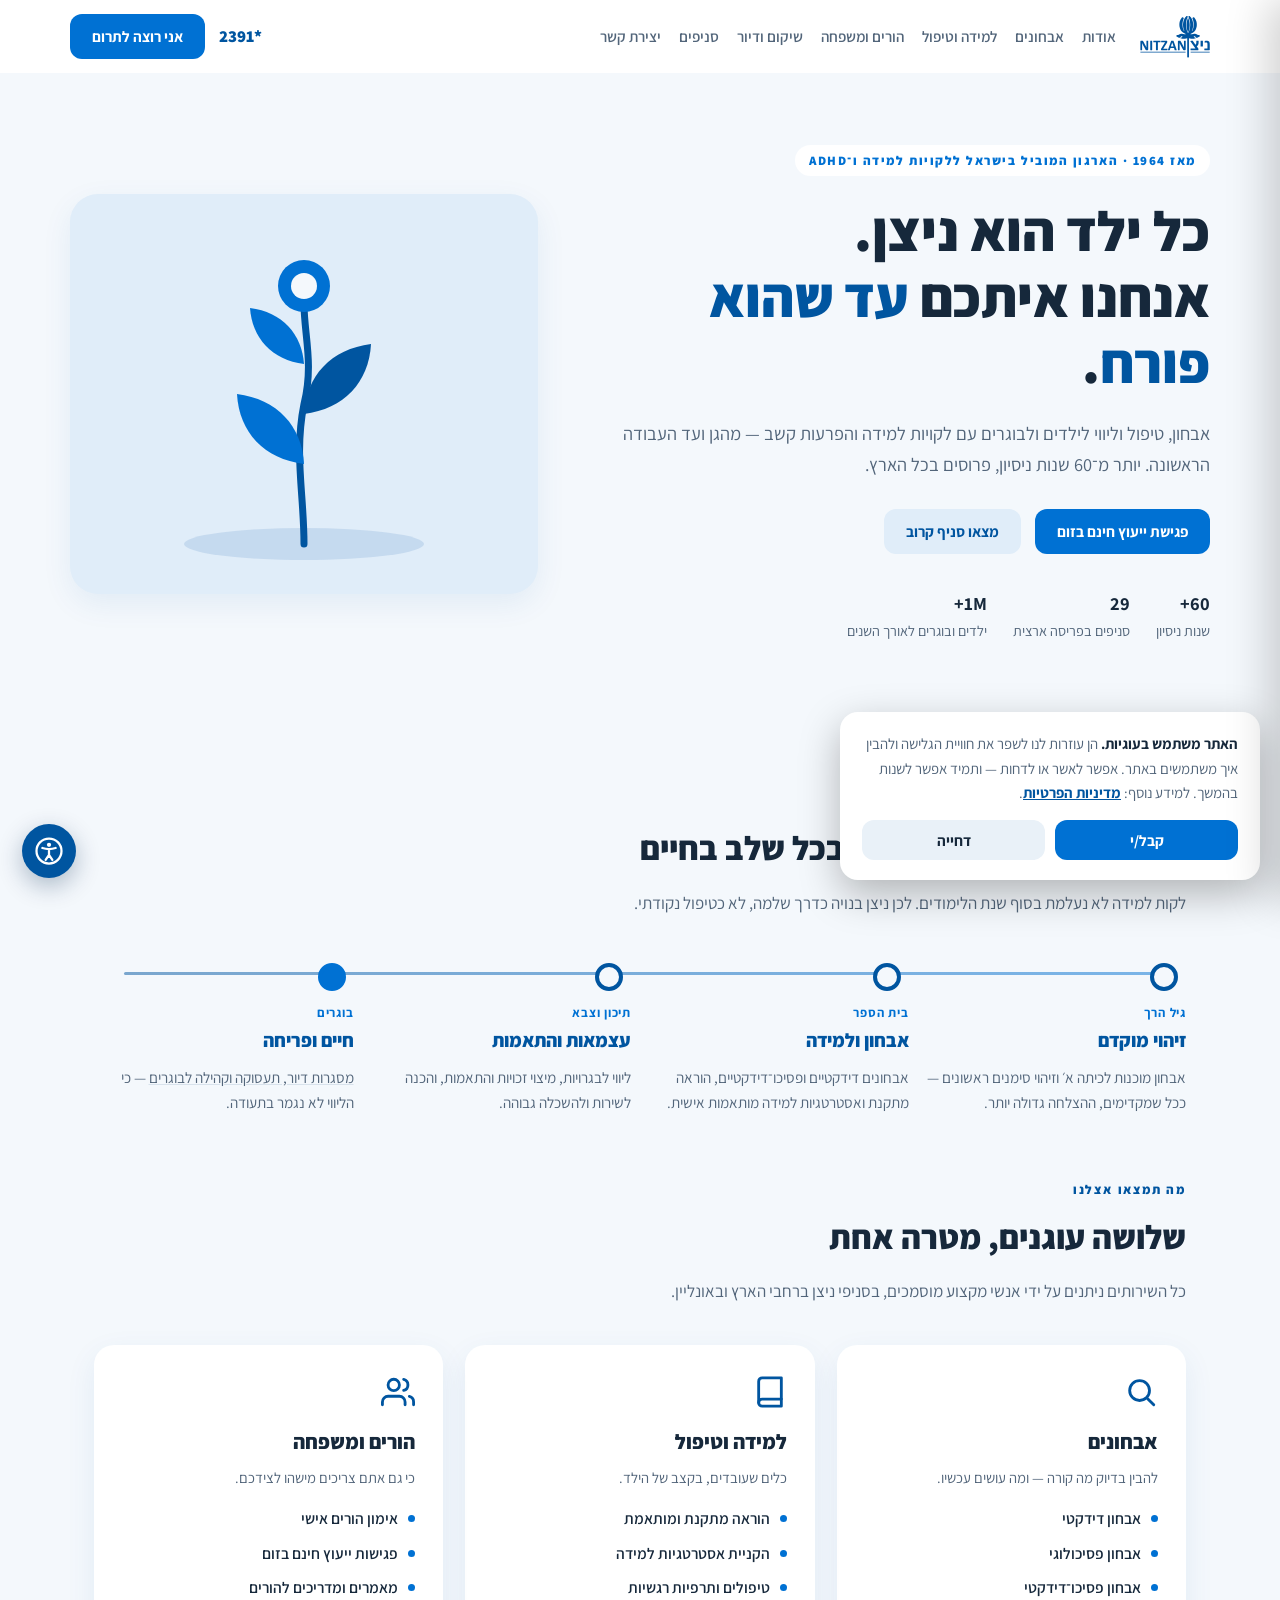
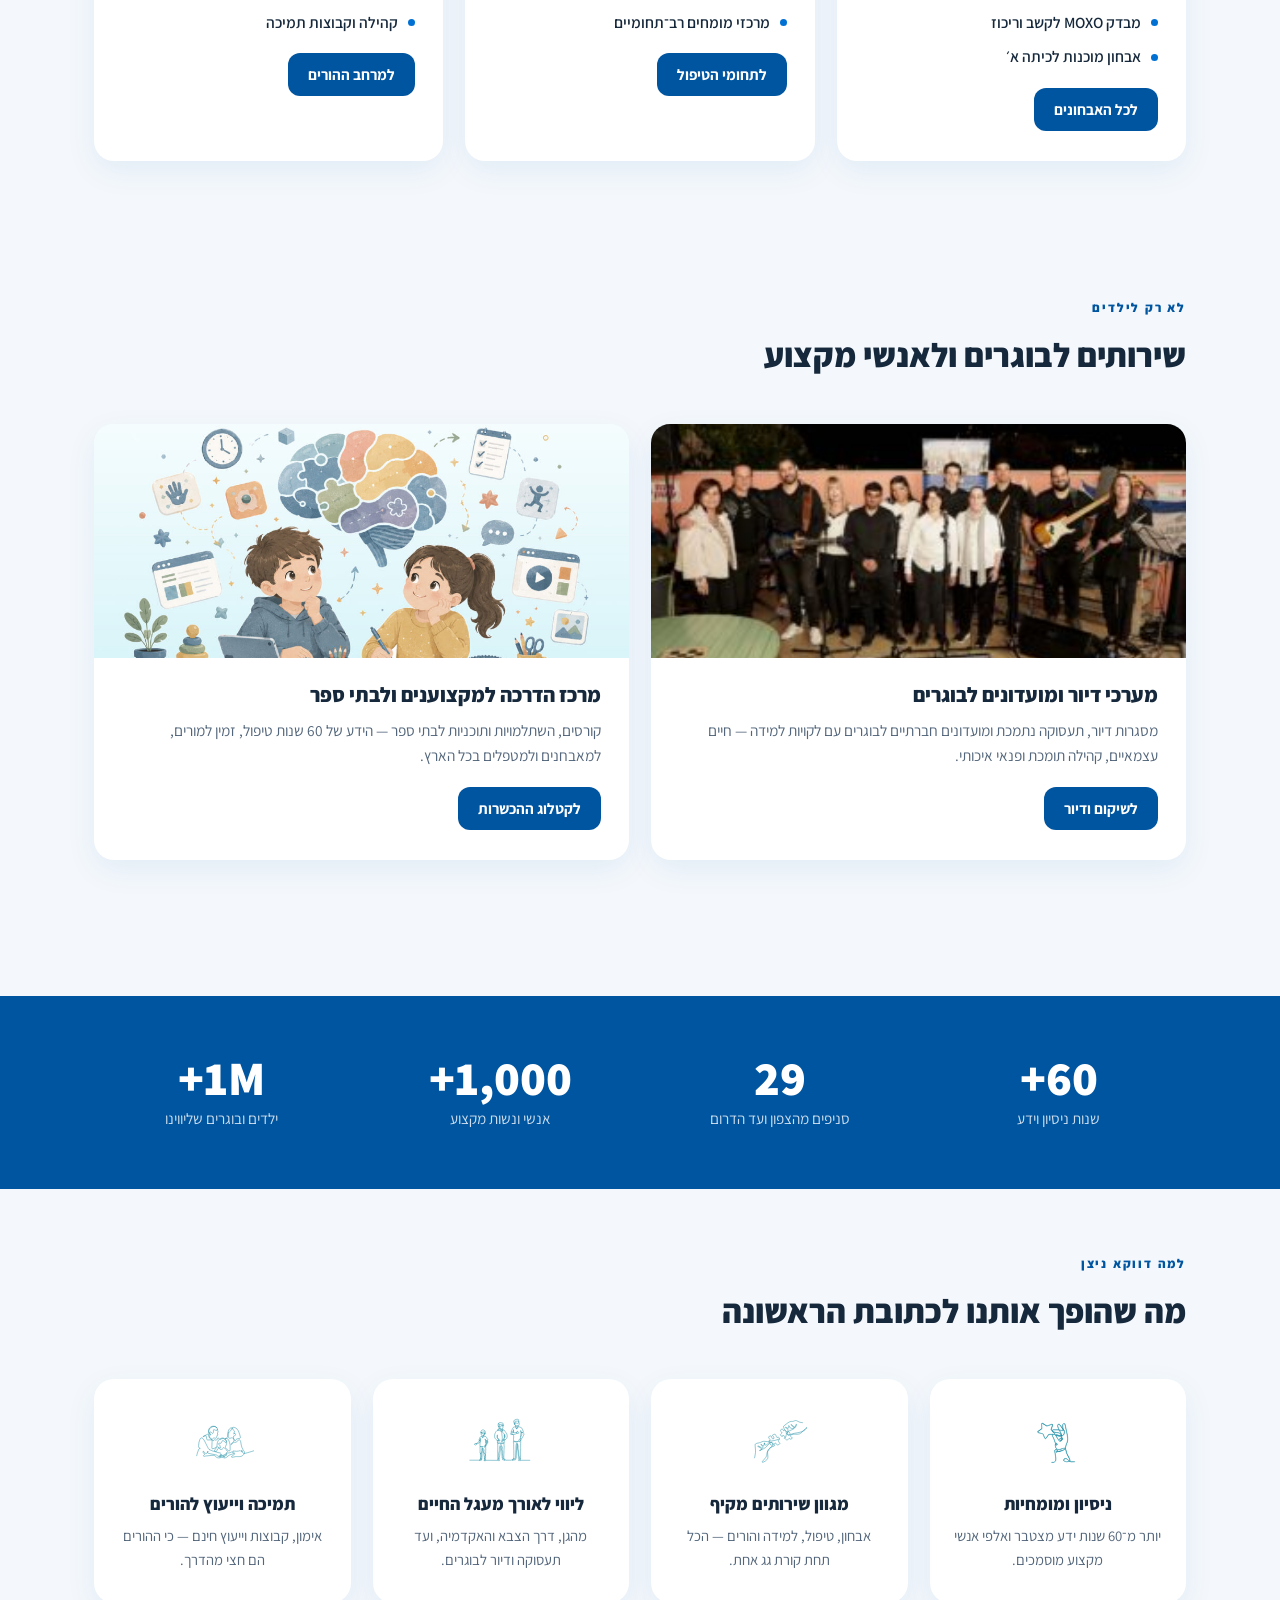
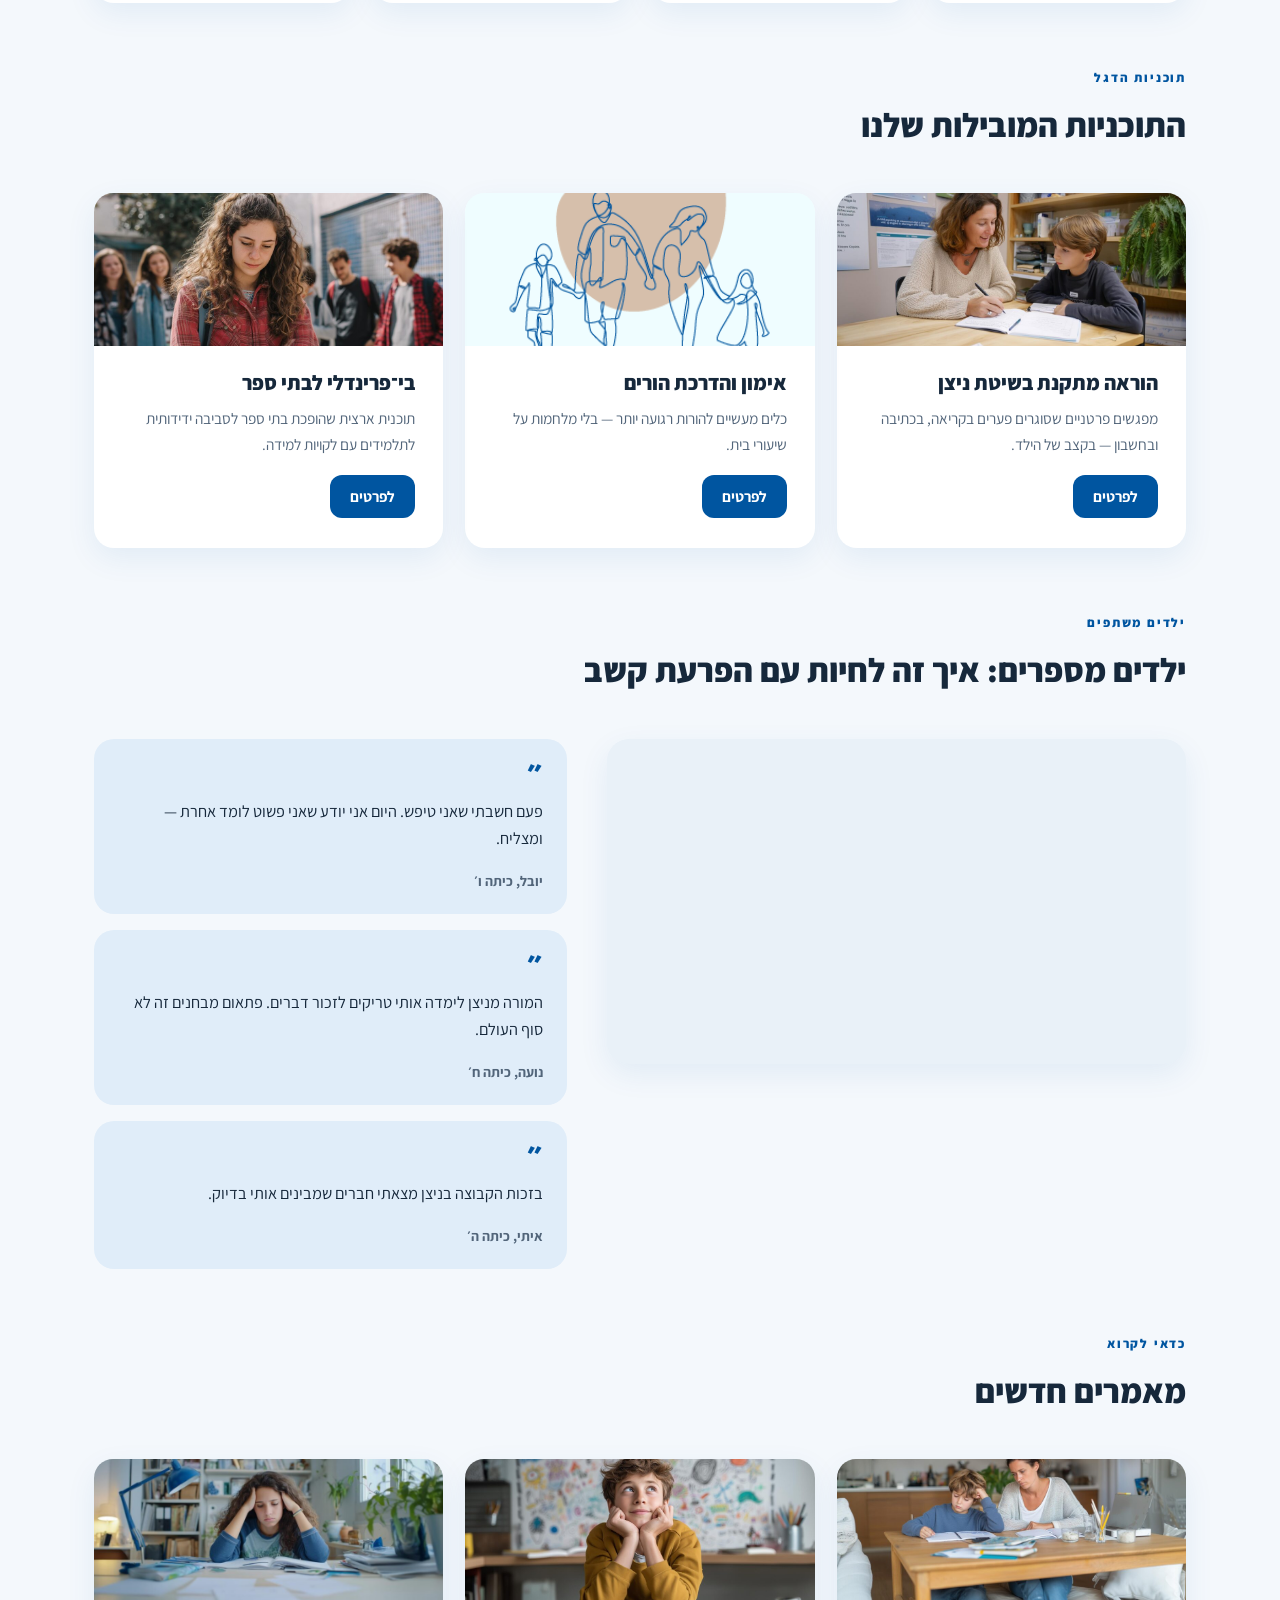
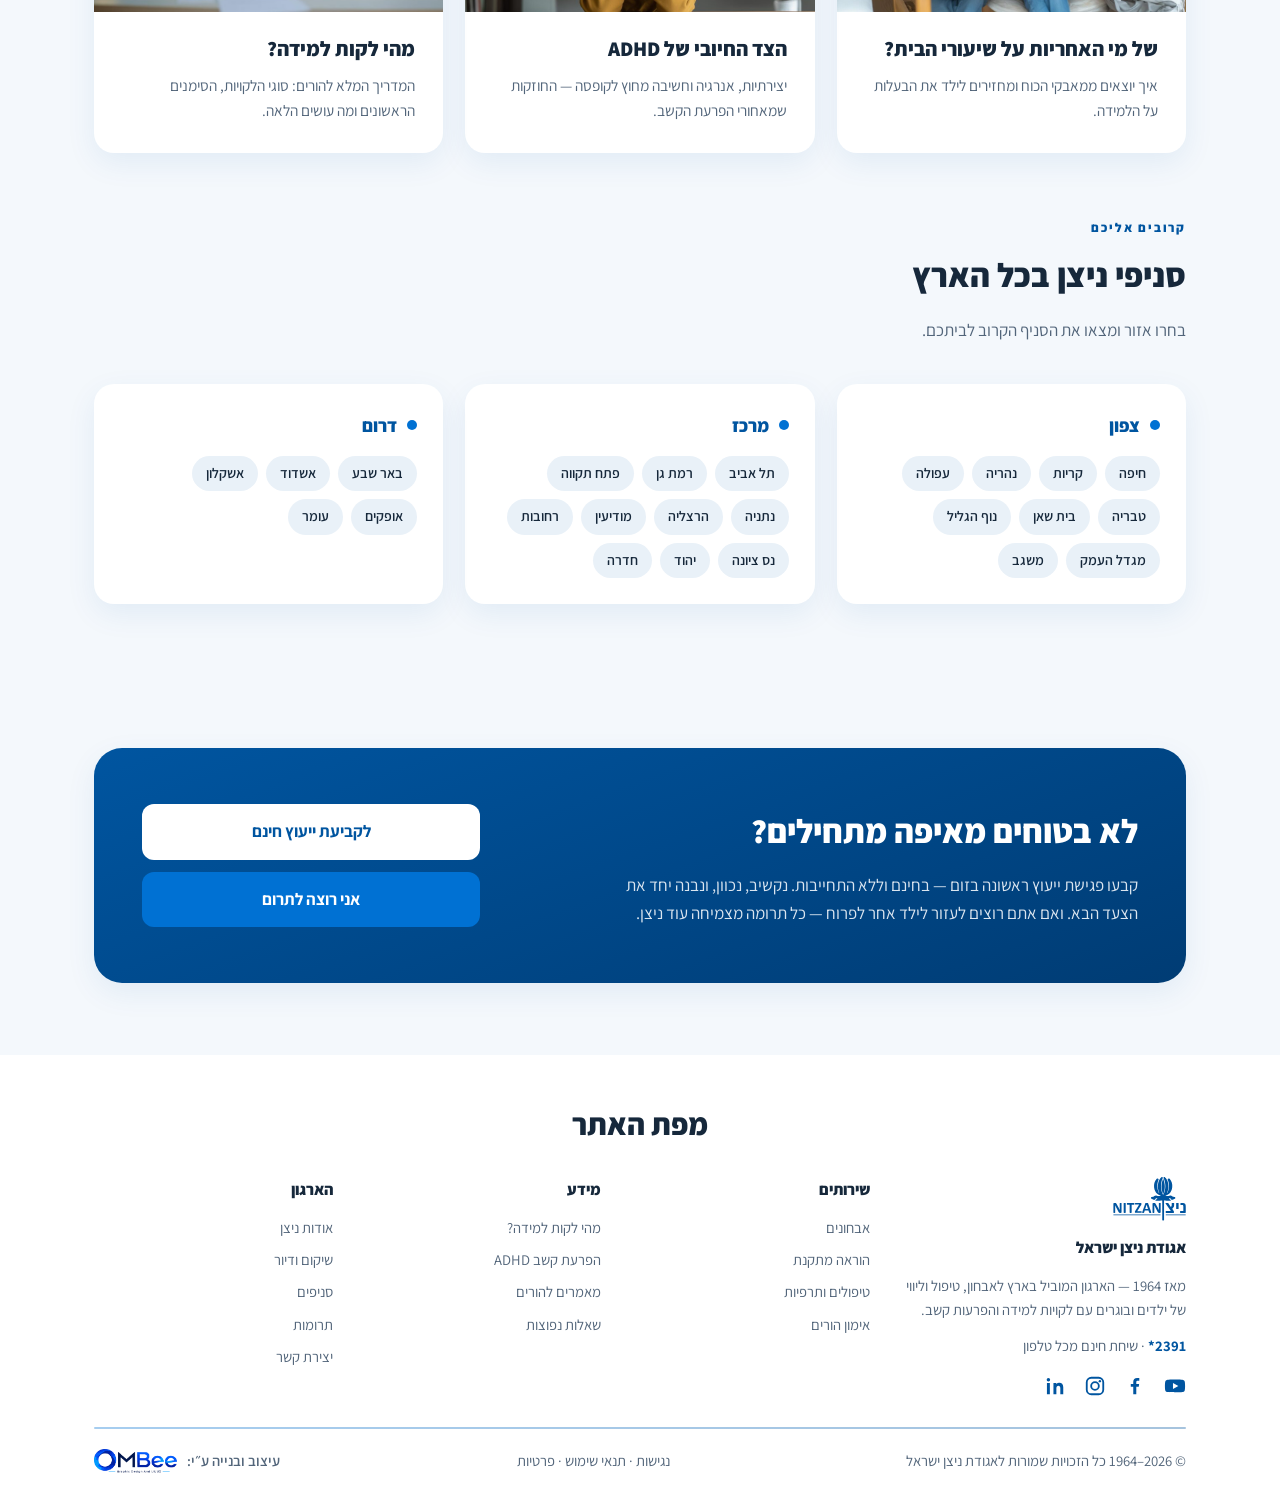
<file: web/index.html>
<!DOCTYPE html>
<html lang="he" dir="rtl">
<head>
<meta charset="utf-8">
<meta name="viewport" content="width=device-width, initial-scale=1">
<title>אגודת ניצן ישראל — איתכם מילדות ועד בגרות</title>
<link rel="icon" href="images/favicon-32.png">
<link rel="preconnect" href="https://fonts.googleapis.com">
<link rel="stylesheet" href="https://fonts.googleapis.com/css2?family=Assistant:wght@400;600;700;800&display=swap">
<link rel="stylesheet" href="style.css">
<script src="site.js" defer></script>
</head>
<body>

<header class="topbar">
  <div class="wrap topbar-inner">
    <button class="burger" aria-label="פתיחת תפריט" onclick="document.body.classList.add('drawer-open')">
      <svg width="26" height="26" viewBox="0 0 24 24" fill="none" stroke="currentColor" stroke-width="2.4" stroke-linecap="round"><path d="M3 6h18M3 12h18M3 18h18"/></svg>
    </button>
    <a class="logo" href="index.html">
      <img src="images/logo-blue.svg" alt="ניצן — אגודה לקידום ילדים ובוגרים עם לקויות למידה">
    </a>
    <nav class="nav" aria-label="ניווט ראשי">
      <a href="about.html">אודות</a>
      <a href="diagnostics.html">אבחונים</a>
      <a href="therapy.html">למידה וטיפול</a>
      <a href="parents.html">הורים ומשפחה</a>
      <a href="housing.html">שיקום ודיור</a>
      <a href="branches.html">סניפים</a>
      <a href="contact.html">יצירת קשר</a>
    </nav>
    <div class="topbar-actions">
      <a class="phone" href="tel:*2391" dir="ltr">2391*</a>
      <a class="btn btn-accent" href="donate.html">אני רוצה לתרום</a>
    </div>
  </div>
</header>

<div class="drawer-overlay" onclick="document.body.classList.remove('drawer-open')"></div>
<aside class="drawer" aria-label="תפריט ראשי">
  <div class="drawer-head">
    <a href="index.html" aria-label="לדף הראשי"><img src="images/logo-blue.svg" alt="ניצן"></a>
    <button class="drawer-close" aria-label="סגירת תפריט" onclick="document.body.classList.remove('drawer-open')">
      <svg width="22" height="22" viewBox="0 0 24 24" fill="none" stroke="currentColor" stroke-width="2.4" stroke-linecap="round"><path d="M5 5l14 14M19 5L5 19"/></svg>
    </button>
  </div>
  <nav class="drawer-nav">
    <a href="about.html">אודות</a>
    <a href="diagnostics.html">אבחונים</a>
    <a href="therapy.html">למידה וטיפול</a>
    <a href="parents.html">הורים ומשפחה</a>
    <a href="housing.html">שיקום ודיור</a>
    <a href="branches.html">סניפים</a>
    <a href="contact.html">יצירת קשר</a>
  </nav>
  <div class="drawer-cta">
    <a class="btn btn-ghost" href="tel:*2391">חיוג חינם <span dir="ltr">2391*</span></a>
    <a class="btn btn-accent" href="donate.html">אני רוצה לתרום</a>
  </div>
</aside>

<section class="hero">
  <div class="wrap hero-inner">
    <div>
      <span class="eyebrow">מאז 1964 · הארגון המוביל בישראל ללקויות למידה ו־ADHD</span>
      <h1>כל ילד הוא ניצן.<br>אנחנו איתכם <em>עד שהוא פורח</em>.</h1>
      <p class="lead">אבחון, טיפול וליווי לילדים ולבוגרים עם לקויות למידה והפרעות קשב — מהגן ועד העבודה הראשונה. יותר מ־60 שנות ניסיון, פרוסים בכל הארץ.</p>
      <div class="hero-ctas">
        <a class="btn btn-accent" href="contact.html">פגישת ייעוץ חינם בזום</a>
        <a class="btn btn-ghost" href="branches.html">מצאו סניף קרוב</a>
      </div>
      <div class="hero-trust">
        <div><b>60+</b>שנות ניסיון</div>
        <div><b>29</b>סניפים בפריסה ארצית</div>
        <div><b>1M+</b>ילדים ובוגרים לאורך השנים</div>
      </div>
    </div>
    <div class="sprout-stage" aria-hidden="true">
      <svg viewBox="0 0 340 360" fill="none">
        <ellipse cx="170" cy="330" rx="120" ry="16" fill="var(--brand)" opacity="0.12"/>
        <path class="stem-path" d="M170 330 C170 280 160 240 170 190 C180 150 170 120 170 90" stroke="var(--brand)" stroke-width="7" stroke-linecap="round"/>
        <path class="leaf leaf-1" d="M170 250 C130 245 105 218 103 180 C143 185 168 212 170 250Z" fill="var(--bud)"/>
        <path class="leaf leaf-2" d="M170 200 C210 195 235 168 237 130 C197 135 172 162 170 200Z" fill="var(--brand)" opacity="0.85"/>
        <path class="leaf leaf-3" d="M170 150 C138 146 118 124 116 94 C148 98 168 120 170 150Z" fill="var(--bud)" opacity="0.75"/>
        <g class="bud-circle">
          <circle cx="170" cy="72" r="26" fill="var(--accent)"/>
          <circle cx="170" cy="72" r="13" fill="var(--bg)"/>
        </g>
      </svg>
    </div>
  </div>
</section>

<section class="section">
  <div class="wrap">
    <div class="section-head">
      <span class="kicker">המסע שלנו יחד</span>
      <h2>מילדות ועד בגרות — ליווי בכל שלב בחיים</h2>
      <p>לקות למידה לא נעלמת בסוף שנת הלימודים. לכן ניצן בנויה כדרך שלמה, לא כטיפול נקודתי.</p>
    </div>
    <div class="journey-track">
      <div class="stage">
        <span class="age">גיל הרך</span>
        <h3>זיהוי מוקדם</h3>
        <p>אבחון מוכנות לכיתה א׳ וזיהוי סימנים ראשונים — ככל שמקדימים, ההצלחה גדולה יותר.</p>
      </div>
      <div class="stage">
        <span class="age">בית הספר</span>
        <h3>אבחון ולמידה</h3>
        <p>אבחונים דידקטיים ופסיכו־דידקטיים, הוראה מתקנת ואסטרטגיות למידה מותאמות אישית.</p>
      </div>
      <div class="stage">
        <span class="age">תיכון וצבא</span>
        <h3>עצמאות והתאמות</h3>
        <p>ליווי לבגרויות, מיצוי זכויות והתאמות, והכנה לשירות ולהשכלה גבוהה.</p>
      </div>
      <div class="stage">
        <span class="age">בוגרים</span>
        <h3>חיים ופריחה</h3>
        <p><a href="housing.html" style="color:inherit; text-decoration:underline; text-decoration-color:var(--line);">מסגרות דיור, תעסוקה וקהילה לבוגרים</a> — כי הליווי לא נגמר בתעודה.</p>
      </div>
    </div>
  </div>
</section>

<section class="section pad-bottom">
  <div class="wrap">
    <div class="section-head">
      <span class="kicker">מה תמצאו אצלנו</span>
      <h2>שלושה עוגנים, מטרה אחת</h2>
      <p>כל השירותים ניתנים על ידי אנשי מקצוע מוסמכים, בסניפי ניצן ברחבי הארץ ובאונליין.</p>
    </div>
    <div class="cards">
      <div class="card lift">
        <div class="icon" aria-hidden="true">
          <svg width="26" height="26" viewBox="0 0 24 24" fill="none" stroke="currentColor" stroke-width="2" stroke-linecap="round"><circle cx="11" cy="11" r="7"/><path d="M21 21l-4.3-4.3"/></svg>
        </div>
        <h3>אבחונים</h3>
        <p class="sub">להבין בדיוק מה קורה — ומה עושים עכשיו.</p>
        <ul>
          <li>אבחון דידקטי</li>
          <li>אבחון פסיכולוגי</li>
          <li>אבחון פסיכו־דידקטי</li>
          <li>מבדק MOXO לקשב וריכוז</li>
          <li>אבחון מוכנות לכיתה א׳</li>
        </ul>
        <a class="more" href="diagnostics.html">לכל האבחונים</a>
      </div>
      <div class="card lift">
        <div class="icon" aria-hidden="true">
          <svg width="26" height="26" viewBox="0 0 24 24" fill="none" stroke="currentColor" stroke-width="2" stroke-linecap="round" stroke-linejoin="round"><path d="M4 19.5A2.5 2.5 0 0 1 6.5 17H20"/><path d="M6.5 2H20v20H6.5A2.5 2.5 0 0 1 4 19.5v-15A2.5 2.5 0 0 1 6.5 2z"/></svg>
        </div>
        <h3>למידה וטיפול</h3>
        <p class="sub">כלים שעובדים, בקצב של הילד.</p>
        <ul>
          <li>הוראה מתקנת ומותאמת</li>
          <li>הקניית אסטרטגיות למידה</li>
          <li>טיפולים ותרפיות רגשיות</li>
          <li>מרכזי מומחים רב־תחומיים</li>
        </ul>
        <a class="more" href="therapy.html">לתחומי הטיפול</a>
      </div>
      <div class="card lift">
        <div class="icon" aria-hidden="true">
          <svg width="26" height="26" viewBox="0 0 24 24" fill="none" stroke="currentColor" stroke-width="2" stroke-linecap="round" stroke-linejoin="round"><path d="M17 21v-2a4 4 0 0 0-4-4H5a4 4 0 0 0-4 4v2"/><circle cx="9" cy="7" r="4"/><path d="M23 21v-2a4 4 0 0 0-3-3.87"/><path d="M16 3.13a4 4 0 0 1 0 7.75"/></svg>
        </div>
        <h3>הורים ומשפחה</h3>
        <p class="sub">כי גם אתם צריכים מישהו לצידכם.</p>
        <ul>
          <li>אימון הורים אישי</li>
          <li>פגישות ייעוץ חינם בזום</li>
          <li>מאמרים ומדריכים להורים</li>
          <li>קהילה וקבוצות תמיכה</li>
        </ul>
        <a class="more" href="parents.html">למרחב ההורים</a>
      </div>
    </div>
  </div>
</section>

<section class="section pad-bottom">
  <div class="wrap">
    <div class="section-head">
      <span class="kicker">לא רק לילדים</span>
      <h2>שירותים לבוגרים ולאנשי מקצוע</h2>
    </div>
    <div class="cards cols-2">
      <div class="card">
        <div class="thumb"><img src="images/nitzan-band.jpg" alt="פעילות מועדון של בוגרי ניצן"></div>
        <h3>מערכי דיור ומועדונים לבוגרים</h3>
        <p class="body">מסגרות דיור, תעסוקה נתמכת ומועדונים חברתיים לבוגרים עם לקויות למידה — חיים עצמאיים, קהילה תומכת ופנאי איכותי.</p>
        <a class="more" href="housing.html">לשיקום ודיור</a>
      </div>
      <div class="card">
        <div class="thumb"><img src="images/webinar.jpg" alt="הכשרה מקצועית במרכז ההדרכה של ניצן"></div>
        <h3>מרכז הדרכה למקצוענים ולבתי ספר</h3>
        <p class="body">קורסים, השתלמויות ותוכניות לבתי ספר — הידע של 60 שנות טיפול, זמין למורים, למאבחנים ולמטפלים בכל הארץ.</p>
        <a class="more" href="contact.html">לקטלוג ההכשרות</a>
      </div>
    </div>
  </div>
</section>

<section class="stats">
  <div class="wrap stats-grid">
    <div class="stat"><b>60+</b><span>שנות ניסיון וידע</span></div>
    <div class="stat"><b>29</b><span>סניפים מהצפון ועד הדרום</span></div>
    <div class="stat"><b>1,000+</b><span>אנשי ונשות מקצוע</span></div>
    <div class="stat"><b>1M+</b><span>ילדים ובוגרים שליווינו</span></div>
  </div>
</section>

<section class="section">
  <div class="wrap">
    <div class="section-head">
      <span class="kicker">למה דווקא ניצן</span>
      <h2>מה שהופך אותנו לכתובת הראשונה</h2>
    </div>
    <div class="why">
      <div class="why-item">
        <img src="images/icon-experience.svg" alt="">
        <h3>ניסיון ומומחיות</h3>
        <p>יותר מ־60 שנות ידע מצטבר ואלפי אנשי מקצוע מוסמכים.</p>
      </div>
      <div class="why-item">
        <img src="images/icon-services.svg" alt="">
        <h3>מגוון שירותים מקיף</h3>
        <p>אבחון, טיפול, למידה והורים — הכל תחת קורת גג אחת.</p>
      </div>
      <div class="why-item">
        <img src="images/icon-lifecycle.svg" alt="">
        <h3>ליווי לאורך מעגל החיים</h3>
        <p>מהגן, דרך הצבא והאקדמיה, ועד תעסוקה ודיור לבוגרים.</p>
      </div>
      <div class="why-item">
        <img src="images/icon-parent-support.svg" alt="">
        <h3>תמיכה וייעוץ להורים</h3>
        <p>אימון, קבוצות וייעוץ חינם — כי ההורים הם חצי מהדרך.</p>
      </div>
    </div>
  </div>
</section>

<section class="section">
  <div class="wrap">
    <div class="section-head">
      <span class="kicker">תוכניות הדגל</span>
      <h2>התוכניות המובילות שלנו</h2>
    </div>
    <div class="cards">
      <a class="card lift" href="therapy.html">
        <div class="thumb"><img src="images/remedial-teaching.jpg" alt="מפגש הוראה מתקנת"></div>
        <h3>הוראה מתקנת בשיטת ניצן</h3>
        <p class="body">מפגשים פרטניים שסוגרים פערים בקריאה, בכתיבה ובחשבון — בקצב של הילד.</p>
        <span class="more">לפרטים</span>
      </a>
      <a class="card lift" href="parents.html">
        <div class="thumb"><img src="images/parents-guidance.png" alt="ייעוץ, אימון והדרכת הורים"></div>
        <h3>אימון והדרכת הורים</h3>
        <p class="body">כלים מעשיים להורות רגועה יותר — בלי מלחמות על שיעורי בית.</p>
        <span class="more">לפרטים</span>
      </a>
      <a class="card lift" href="about.html">
        <div class="thumb"><img src="images/be-friendly-program.jpg" alt="תוכנית בי־פרינדלי בבתי ספר"></div>
        <h3>בי־פרינדלי לבתי ספר</h3>
        <p class="body">תוכנית ארצית שהופכת בתי ספר לסביבה ידידותית לתלמידים עם לקויות למידה.</p>
        <span class="more">לפרטים</span>
      </a>
    </div>
  </div>
</section>

<section class="section">
  <div class="wrap">
    <div class="section-head">
      <span class="kicker">ילדים משתפים</span>
      <h2>ילדים מספרים: איך זה לחיות עם הפרעת קשב</h2>
    </div>
    <div class="split">
      <div class="video-frame">
        <iframe src="https://www.youtube-nocookie.com/embed/VeKZxgT_65Y" title="ילדים מספרים: איך זה לחיות עם הפרעת קשב — אגודת ניצן" loading="lazy" allow="accelerometer; clipboard-write; encrypted-media; gyroscope; picture-in-picture; web-share" allowfullscreen></iframe>
      </div>
      <div class="quotes stack">
        <div class="quote">
          <p>פעם חשבתי שאני טיפש. היום אני יודע שאני פשוט לומד אחרת — ומצליח.</p>
          <span>יובל, כיתה ו׳</span>
        </div>
        <div class="quote">
          <p>המורה מניצן לימדה אותי טריקים לזכור דברים. פתאום מבחנים זה לא סוף העולם.</p>
          <span>נועה, כיתה ח׳</span>
        </div>
        <div class="quote">
          <p>בזכות הקבוצה בניצן מצאתי חברים שמבינים אותי בדיוק.</p>
          <span>איתי, כיתה ה׳</span>
        </div>
      </div>
    </div>
  </div>
</section>

<section class="section">
  <div class="wrap">
    <div class="section-head">
      <span class="kicker">כדאי לקרוא</span>
      <h2>מאמרים חדשים</h2>
    </div>
    <div class="cards">
      <a class="card lift" href="parents.html#articles">
        <div class="thumb"><img src="images/homework.jpg" alt="הורה וילד מכינים שיעורי בית"></div>
        <h3>של מי האחריות על שיעורי הבית?</h3>
        <p class="body">איך יוצאים ממאבקי הכוח ומחזירים לילד את הבעלות על הלמידה.</p>
      </a>
      <a class="card lift" href="parents.html#articles">
        <div class="thumb"><img src="images/adhd.jpg" alt="ילד עם הפרעת קשב"></div>
        <h3>הצד החיובי של ADHD</h3>
        <p class="body">יצירתיות, אנרגיה וחשיבה מחוץ לקופסה — החוזקות שמאחורי הפרעת הקשב.</p>
      </a>
      <a class="card lift" href="parents.html#articles">
        <div class="thumb"><img src="images/learning-disabilities.jpg" alt="ילדה לומדת עם מורה"></div>
        <h3>מהי לקות למידה?</h3>
        <p class="body">המדריך המלא להורים: סוגי הלקויות, הסימנים הראשונים ומה עושים הלאה.</p>
      </a>
    </div>
  </div>
</section>

<section class="section pad-bottom">
  <div class="wrap">
    <div class="section-head">
      <span class="kicker">קרובים אליכם</span>
      <h2>סניפי ניצן בכל הארץ</h2>
      <p>בחרו אזור ומצאו את הסניף הקרוב לביתכם.</p>
    </div>
    <div class="regions">
      <div class="region">
        <h3><span class="dot"></span>צפון</h3>
        <div class="chips">
          <a class="chip" href="branches.html">חיפה</a><a class="chip" href="branches.html">קריות</a><a class="chip" href="branches.html">נהריה</a><a class="chip" href="branches.html">עפולה</a><a class="chip" href="branches.html">טבריה</a><a class="chip" href="branches.html">בית שאן</a><a class="chip" href="branches.html">נוף הגליל</a><a class="chip" href="branches.html">מגדל העמק</a><a class="chip" href="branches.html">משגב</a>
        </div>
      </div>
      <div class="region">
        <h3><span class="dot"></span>מרכז</h3>
        <div class="chips">
          <a class="chip" href="branches.html">תל אביב</a><a class="chip" href="branches.html">רמת גן</a><a class="chip" href="branches.html">פתח תקווה</a><a class="chip" href="branches.html">נתניה</a><a class="chip" href="branches.html">הרצליה</a><a class="chip" href="branches.html">מודיעין</a><a class="chip" href="branches.html">רחובות</a><a class="chip" href="branches.html">נס ציונה</a><a class="chip" href="branches.html">יהוד</a><a class="chip" href="branches.html">חדרה</a>
        </div>
      </div>
      <div class="region">
        <h3><span class="dot"></span>דרום</h3>
        <div class="chips">
          <a class="chip" href="branches.html">באר שבע</a><a class="chip" href="branches.html">אשדוד</a><a class="chip" href="branches.html">אשקלון</a><a class="chip" href="branches.html">אופקים</a><a class="chip" href="branches.html">עומר</a>
        </div>
      </div>
    </div>
  </div>
</section>

<section class="cta-band">
  <div class="wrap">
    <div class="cta-box">
      <div>
        <h2>לא בטוחים מאיפה מתחילים?</h2>
        <p>קבעו פגישת ייעוץ ראשונה בזום — בחינם וללא התחייבות. נקשיב, נכוון, ונבנה יחד את הצעד הבא. ואם אתם רוצים לעזור לילד אחר לפרוח — כל תרומה מצמיחה עוד ניצן.</p>
      </div>
      <div class="cta-actions">
        <a class="btn btn-light" href="contact.html">לקביעת ייעוץ חינם</a>
        <a class="btn btn-accent" href="donate.html">אני רוצה לתרום</a>
      </div>
    </div>
  </div>
</section>

<footer>
  <div class="wrap">
    <h2 class="footer-title">מפת האתר</h2>
    <div class="footer-grid">
      <div>
        <img class="footer-logo" src="images/logo-blue.svg" alt="אגודת ניצן ישראל">
        <h4>אגודת ניצן ישראל</h4>
        <p style="margin:0;">מאז 1964 — הארגון המוביל בארץ לאבחון, טיפול וליווי של ילדים ובוגרים עם לקויות למידה והפרעות קשב.</p>
        <p style="margin:12px 0 0;"><b style="color:var(--brand);" dir="ltr">*2391</b> · שיחת חינם מכל טלפון</p>
        <div class="socials">
          <a href="https://www.youtube.com/@agudatnitzan" target="_blank" rel="noopener" aria-label="יוטיוב"><svg viewBox="0 0 24 24" aria-hidden="true"><path d="M23 12s0-3.3-.4-4.8a2.5 2.5 0 0 0-1.8-1.8C19.3 5 12 5 12 5s-7.3 0-8.8.4A2.5 2.5 0 0 0 1.4 7.2C1 8.7 1 12 1 12s0 3.3.4 4.8a2.5 2.5 0 0 0 1.8 1.8C4.7 19 12 19 12 19s7.3 0 8.8-.4a2.5 2.5 0 0 0 1.8-1.8C23 15.3 23 12 23 12zM9.8 15.2V8.8L15.7 12z"/></svg></a>
          <a href="https://www.facebook.com/nitzancenter" target="_blank" rel="noopener" aria-label="פייסבוק"><svg viewBox="0 0 24 24" aria-hidden="true"><path d="M13.4 21v-8.2h2.7l.4-3.1h-3.1V7.7c0-.9.3-1.5 1.6-1.5h1.7V3.4c-.3 0-1.3-.1-2.5-.1-2.5 0-4.1 1.5-4.1 4.2v2.3H7.4v3.1h2.7V21z"/></svg></a>
          <a href="https://www.instagram.com/agudat_nitzan" target="_blank" rel="noopener" aria-label="אינסטגרם"><svg viewBox="0 0 24 24" aria-hidden="true"><rect x="3" y="3" width="18" height="18" rx="5" fill="none" stroke="currentColor" stroke-width="2"/><circle cx="12" cy="12" r="4.2" fill="none" stroke="currentColor" stroke-width="2"/><circle cx="17.3" cy="6.7" r="1.3"/></svg></a>
          <a href="https://www.linkedin.com/company/nitzan" target="_blank" rel="noopener" aria-label="לינקדאין"><svg viewBox="0 0 24 24" aria-hidden="true"><path d="M6.4 8.6H3.2V21h3.2zM4.8 3.2a1.9 1.9 0 1 0 1.9 1.9 1.9 1.9 0 0 0-1.9-1.9zM21 13.4c0-3.4-1.8-5-4.2-5a3.7 3.7 0 0 0-3.3 1.6V8.6h-3.2V21h3.2v-6.5c0-1.7.8-2.7 2.2-2.7s2.1 1 2.1 2.7V21H21z"/></svg></a>
        </div>
      </div>
      <div>
        <h4>שירותים</h4>
        <ul>
          <li><a href="diagnostics.html">אבחונים</a></li>
          <li><a href="therapy.html">הוראה מתקנת</a></li>
          <li><a href="therapy.html">טיפולים ותרפיות</a></li>
          <li><a href="parents.html">אימון הורים</a></li>
        </ul>
      </div>
      <div>
        <h4>מידע</h4>
        <ul>
          <li><a href="parents.html#articles">מהי לקות למידה?</a></li>
          <li><a href="parents.html#articles">הפרעת קשב ADHD</a></li>
          <li><a href="parents.html#articles">מאמרים להורים</a></li>
          <li><a href="diagnostics.html#faq">שאלות נפוצות</a></li>
        </ul>
      </div>
      <div>
        <h4>הארגון</h4>
        <ul>
          <li><a href="about.html">אודות ניצן</a></li>
          <li><a href="housing.html">שיקום ודיור</a></li>
          <li><a href="branches.html">סניפים</a></li>
          <li><a href="donate.html">תרומות</a></li>
          <li><a href="contact.html">יצירת קשר</a></li>
        </ul>
      </div>
    </div>
    <div class="footer-bottom">
      <span>© <span dir="ltr">1964–2026</span> כל הזכויות שמורות לאגודת ניצן ישראל</span>
      <span><a href="accessibility.html">נגישות</a> · <a href="terms.html">תנאי שימוש</a> · <a href="privacy.html">פרטיות</a></span>
      <a class="credit" href="https://ombee.co.il" target="_blank" rel="noopener">עיצוב ובנייה ע״י: <img src="images/ombee-logo.png" alt="OMBee — Graphic Design And UI/UX"></a>
    </div>
  </div>
</footer>

</body>
</html>
</file>
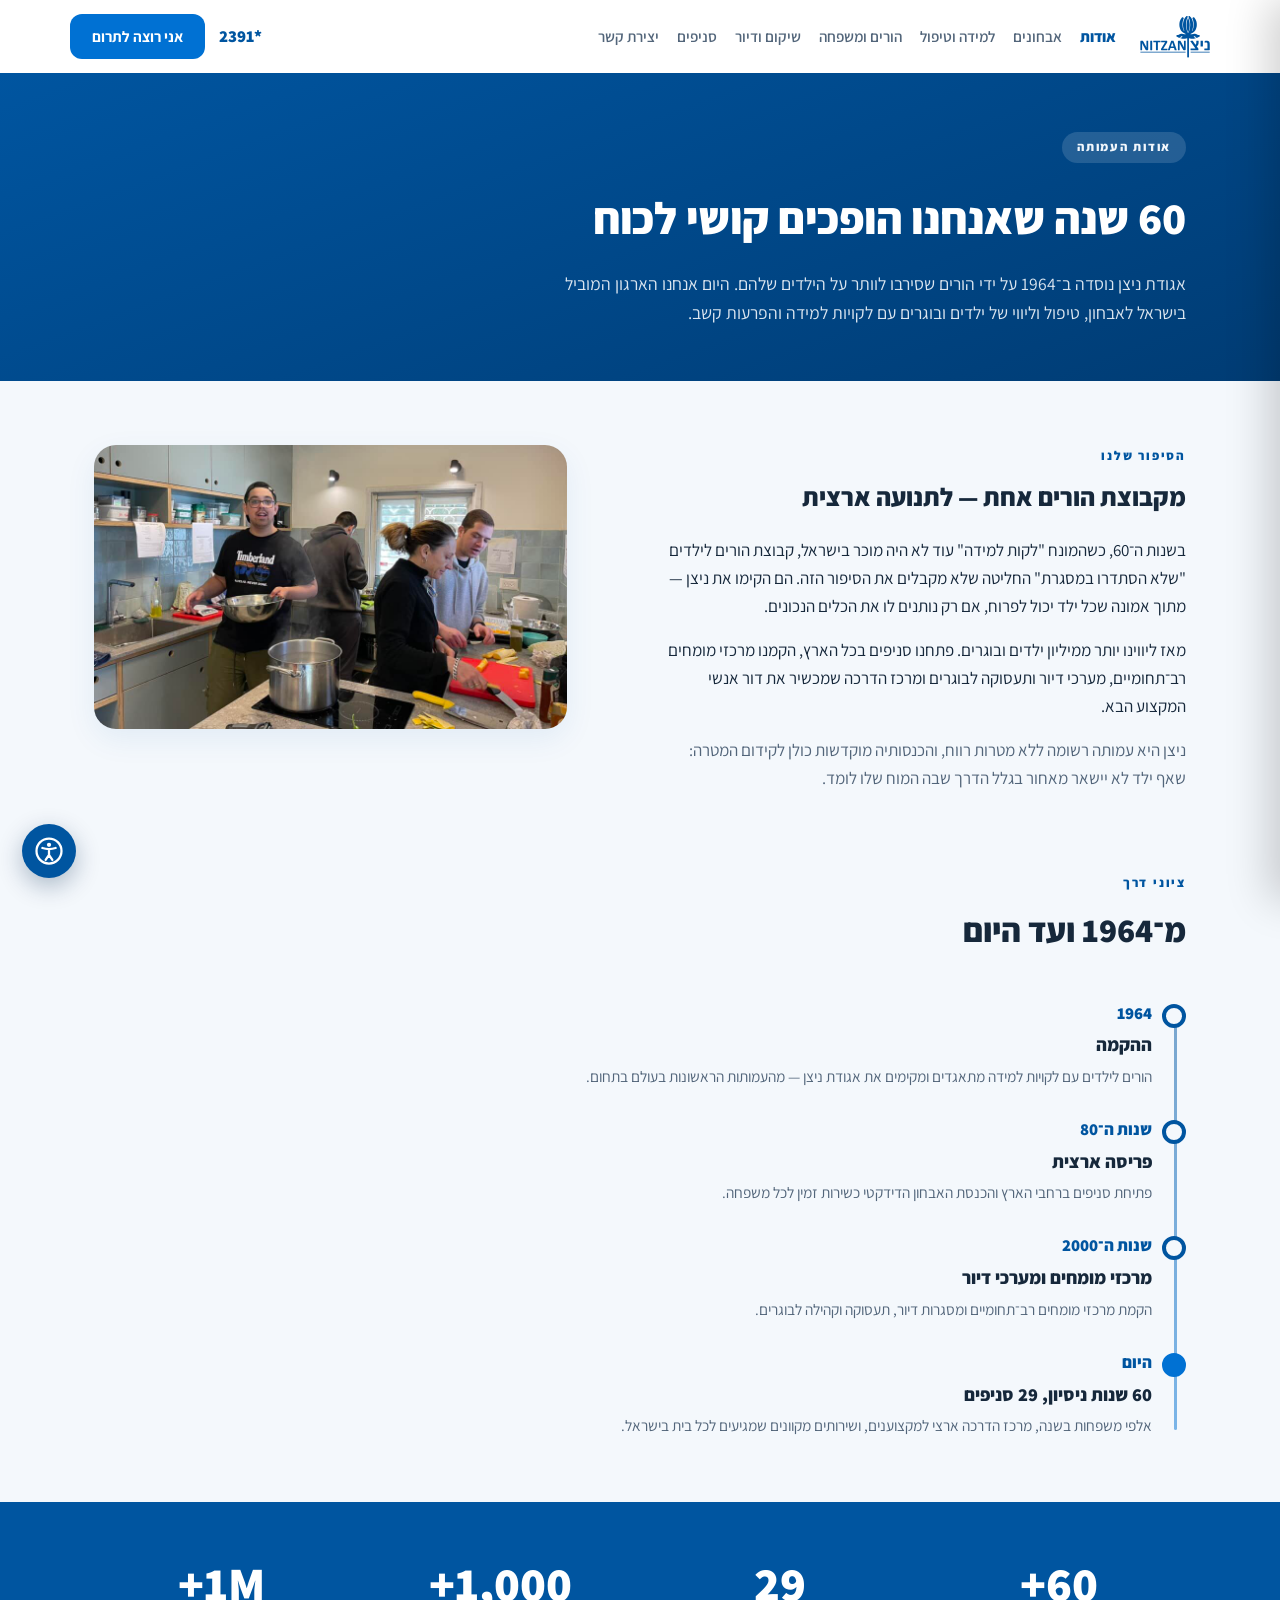
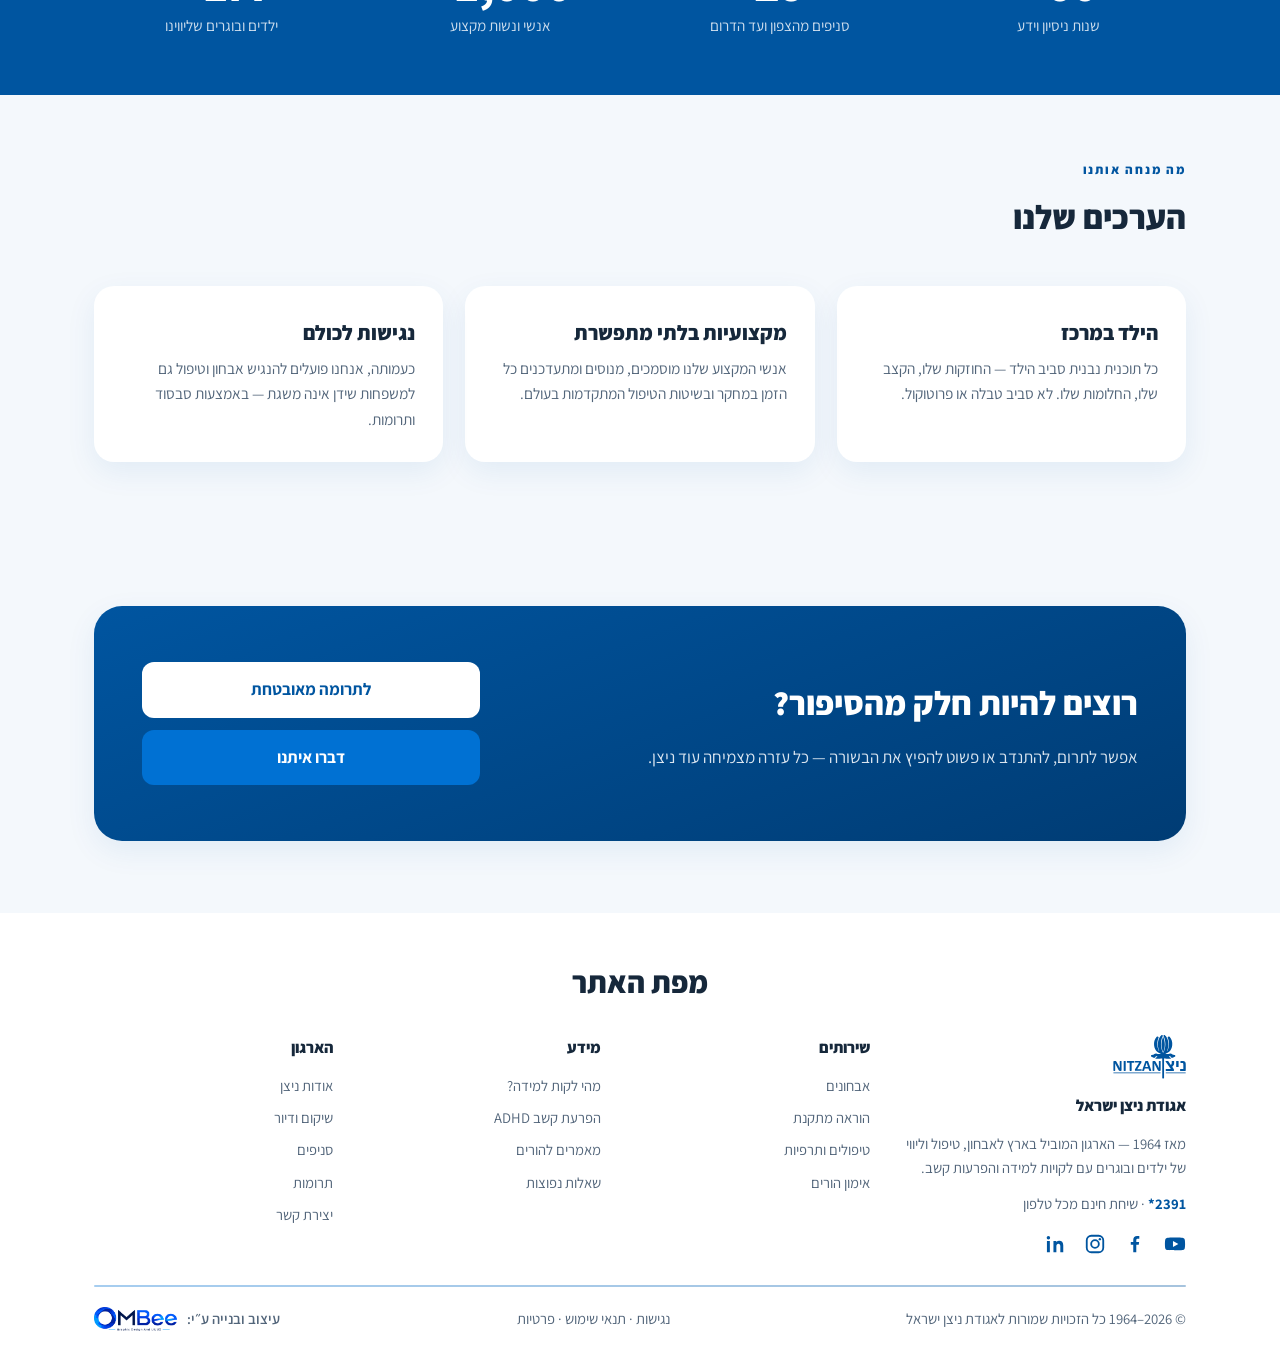
<file: web/about.html>
<!DOCTYPE html>
<html lang="he" dir="rtl">
<head>
<meta charset="utf-8">
<meta name="viewport" content="width=device-width, initial-scale=1">
<title>אודות — אגודת ניצן ישראל</title>
<link rel="icon" href="images/favicon-32.png">
<link rel="preconnect" href="https://fonts.googleapis.com">
<link rel="stylesheet" href="https://fonts.googleapis.com/css2?family=Assistant:wght@400;600;700;800&display=swap">
<link rel="stylesheet" href="style.css">
<script src="site.js" defer></script>
</head>
<body>

<header class="topbar">
  <div class="wrap topbar-inner">
    <button class="burger" aria-label="פתיחת תפריט" onclick="document.body.classList.add('drawer-open')">
      <svg width="26" height="26" viewBox="0 0 24 24" fill="none" stroke="currentColor" stroke-width="2.4" stroke-linecap="round"><path d="M3 6h18M3 12h18M3 18h18"/></svg>
    </button>
    <a class="logo" href="index.html">
      <img src="images/logo-blue.svg" alt="ניצן — אגודה לקידום ילדים ובוגרים עם לקויות למידה">
    </a>
    <nav class="nav" aria-label="ניווט ראשי">
      <a href="about.html" class="active">אודות</a>
      <a href="diagnostics.html">אבחונים</a>
      <a href="therapy.html">למידה וטיפול</a>
      <a href="parents.html">הורים ומשפחה</a>
      <a href="housing.html">שיקום ודיור</a>
      <a href="branches.html">סניפים</a>
      <a href="contact.html">יצירת קשר</a>
    </nav>
    <div class="topbar-actions">
      <a class="phone" href="tel:*2391" dir="ltr">2391*</a>
      <a class="btn btn-accent" href="donate.html">אני רוצה לתרום</a>
    </div>
  </div>
</header>

<div class="drawer-overlay" onclick="document.body.classList.remove('drawer-open')"></div>
<aside class="drawer" aria-label="תפריט ראשי">
  <div class="drawer-head">
    <a href="index.html" aria-label="לדף הראשי"><img src="images/logo-blue.svg" alt="ניצן"></a>
    <button class="drawer-close" aria-label="סגירת תפריט" onclick="document.body.classList.remove('drawer-open')">
      <svg width="22" height="22" viewBox="0 0 24 24" fill="none" stroke="currentColor" stroke-width="2.4" stroke-linecap="round"><path d="M5 5l14 14M19 5L5 19"/></svg>
    </button>
  </div>
  <nav class="drawer-nav">
    <a href="about.html" class="active">אודות</a>
    <a href="diagnostics.html">אבחונים</a>
    <a href="therapy.html">למידה וטיפול</a>
    <a href="parents.html">הורים ומשפחה</a>
    <a href="housing.html">שיקום ודיור</a>
    <a href="branches.html">סניפים</a>
    <a href="contact.html">יצירת קשר</a>
  </nav>
  <div class="drawer-cta">
    <a class="btn btn-ghost" href="tel:*2391">חיוג חינם <span dir="ltr">2391*</span></a>
    <a class="btn btn-accent" href="donate.html">אני רוצה לתרום</a>
  </div>
</aside>

<section class="page-hero">
  <div class="wrap">
    <span class="kicker-light">אודות העמותה</span>
    <h1>60 שנה שאנחנו הופכים קושי לכוח</h1>
    <p>אגודת ניצן נוסדה ב־1964 על ידי הורים שסירבו לוותר על הילדים שלהם. היום אנחנו הארגון המוביל בישראל לאבחון, טיפול וליווי של ילדים ובוגרים עם לקויות למידה והפרעות קשב.</p>
  </div>
</section>

<section class="section">
  <div class="wrap">
    <div class="split">
      <div class="prose">
        <span class="kicker">הסיפור שלנו</span>
        <h2 style="margin-bottom:18px;">מקבוצת הורים אחת — לתנועה ארצית</h2>
        <p>בשנות ה־60, כשהמונח "לקות למידה" עוד לא היה מוכר בישראל, קבוצת הורים לילדים "שלא הסתדרו במסגרת" החליטה שלא מקבלים את הסיפור הזה. הם הקימו את ניצן — מתוך אמונה שכל ילד יכול לפרוח, אם רק נותנים לו את הכלים הנכונים.</p>
        <p>מאז ליווינו יותר ממיליון ילדים ובוגרים. פתחנו סניפים בכל הארץ, הקמנו מרכזי מומחים רב־תחומיים, מערכי דיור ותעסוקה לבוגרים ומרכז הדרכה שמכשיר את דור אנשי המקצוע הבא.</p>
        <p class="muted">ניצן היא עמותה רשומה ללא מטרות רווח, והכנסותיה מוקדשות כולן לקידום המטרה: שאף ילד לא יישאר מאחור בגלל הדרך שבה המוח שלו לומד.</p>
      </div>
      <div class="photo-frame">
        <img src="images/community-event.jpg" alt="פעילות קהילתית של אגודת ניצן">
      </div>
    </div>
  </div>
</section>

<section class="section">
  <div class="wrap">
    <div class="section-head">
      <span class="kicker">ציוני דרך</span>
      <h2>מ־1964 ועד היום</h2>
    </div>
    <div class="timeline">
      <div class="tl-item">
        <span class="year">1964</span>
        <h3>ההקמה</h3>
        <p>הורים לילדים עם לקויות למידה מתאגדים ומקימים את אגודת ניצן — מהעמותות הראשונות בעולם בתחום.</p>
      </div>
      <div class="tl-item">
        <span class="year">שנות ה־80</span>
        <h3>פריסה ארצית</h3>
        <p>פתיחת סניפים ברחבי הארץ והכנסת האבחון הדידקטי כשירות זמין לכל משפחה.</p>
      </div>
      <div class="tl-item">
        <span class="year">שנות ה־2000</span>
        <h3>מרכזי מומחים ומערכי דיור</h3>
        <p>הקמת מרכזי מומחים רב־תחומיים ומסגרות דיור, תעסוקה וקהילה לבוגרים.</p>
      </div>
      <div class="tl-item">
        <span class="year">היום</span>
        <h3>60 שנות ניסיון, 29 סניפים</h3>
        <p>אלפי משפחות בשנה, מרכז הדרכה ארצי למקצוענים, ושירותים מקוונים שמגיעים לכל בית בישראל.</p>
      </div>
    </div>
  </div>
</section>

<section class="stats">
  <div class="wrap stats-grid">
    <div class="stat"><b>60+</b><span>שנות ניסיון וידע</span></div>
    <div class="stat"><b>29</b><span>סניפים מהצפון ועד הדרום</span></div>
    <div class="stat"><b>1,000+</b><span>אנשי ונשות מקצוע</span></div>
    <div class="stat"><b>1M+</b><span>ילדים ובוגרים שליווינו</span></div>
  </div>
</section>

<section class="section pad-bottom">
  <div class="wrap">
    <div class="section-head">
      <span class="kicker">מה מנחה אותנו</span>
      <h2>הערכים שלנו</h2>
    </div>
    <div class="cards">
      <div class="card">
        <h3>הילד במרכז</h3>
        <p class="body">כל תוכנית נבנית סביב הילד — החוזקות שלו, הקצב שלו, החלומות שלו. לא סביב טבלה או פרוטוקול.</p>
      </div>
      <div class="card">
        <h3>מקצועיות בלתי מתפשרת</h3>
        <p class="body">אנשי המקצוע שלנו מוסמכים, מנוסים ומתעדכנים כל הזמן במחקר ובשיטות הטיפול המתקדמות בעולם.</p>
      </div>
      <div class="card">
        <h3>נגישות לכולם</h3>
        <p class="body">כעמותה, אנחנו פועלים להנגיש אבחון וטיפול גם למשפחות שידן אינה משגת — באמצעות סבסוד ותרומות.</p>
      </div>
    </div>
  </div>
</section>

<section class="cta-band">
  <div class="wrap">
    <div class="cta-box">
      <div>
        <h2>רוצים להיות חלק מהסיפור?</h2>
        <p>אפשר לתרום, להתנדב או פשוט להפיץ את הבשורה — כל עזרה מצמיחה עוד ניצן.</p>
      </div>
      <div class="cta-actions">
        <a class="btn btn-light" href="donate.html">לתרומה מאובטחת</a>
        <a class="btn btn-accent" href="contact.html">דברו איתנו</a>
      </div>
    </div>
  </div>
</section>

<footer>
  <div class="wrap">
    <h2 class="footer-title">מפת האתר</h2>
    <div class="footer-grid">
      <div>
        <img class="footer-logo" src="images/logo-blue.svg" alt="אגודת ניצן ישראל">
        <h4>אגודת ניצן ישראל</h4>
        <p style="margin:0;">מאז 1964 — הארגון המוביל בארץ לאבחון, טיפול וליווי של ילדים ובוגרים עם לקויות למידה והפרעות קשב.</p>
        <p style="margin:12px 0 0;"><b style="color:var(--brand);" dir="ltr">*2391</b> · שיחת חינם מכל טלפון</p>
        <div class="socials">
          <a href="https://www.youtube.com/@agudatnitzan" target="_blank" rel="noopener" aria-label="יוטיוב"><svg viewBox="0 0 24 24" aria-hidden="true"><path d="M23 12s0-3.3-.4-4.8a2.5 2.5 0 0 0-1.8-1.8C19.3 5 12 5 12 5s-7.3 0-8.8.4A2.5 2.5 0 0 0 1.4 7.2C1 8.7 1 12 1 12s0 3.3.4 4.8a2.5 2.5 0 0 0 1.8 1.8C4.7 19 12 19 12 19s7.3 0 8.8-.4a2.5 2.5 0 0 0 1.8-1.8C23 15.3 23 12 23 12zM9.8 15.2V8.8L15.7 12z"/></svg></a>
          <a href="https://www.facebook.com/nitzancenter" target="_blank" rel="noopener" aria-label="פייסבוק"><svg viewBox="0 0 24 24" aria-hidden="true"><path d="M13.4 21v-8.2h2.7l.4-3.1h-3.1V7.7c0-.9.3-1.5 1.6-1.5h1.7V3.4c-.3 0-1.3-.1-2.5-.1-2.5 0-4.1 1.5-4.1 4.2v2.3H7.4v3.1h2.7V21z"/></svg></a>
          <a href="https://www.instagram.com/agudat_nitzan" target="_blank" rel="noopener" aria-label="אינסטגרם"><svg viewBox="0 0 24 24" aria-hidden="true"><rect x="3" y="3" width="18" height="18" rx="5" fill="none" stroke="currentColor" stroke-width="2"/><circle cx="12" cy="12" r="4.2" fill="none" stroke="currentColor" stroke-width="2"/><circle cx="17.3" cy="6.7" r="1.3"/></svg></a>
          <a href="https://www.linkedin.com/company/nitzan" target="_blank" rel="noopener" aria-label="לינקדאין"><svg viewBox="0 0 24 24" aria-hidden="true"><path d="M6.4 8.6H3.2V21h3.2zM4.8 3.2a1.9 1.9 0 1 0 1.9 1.9 1.9 1.9 0 0 0-1.9-1.9zM21 13.4c0-3.4-1.8-5-4.2-5a3.7 3.7 0 0 0-3.3 1.6V8.6h-3.2V21h3.2v-6.5c0-1.7.8-2.7 2.2-2.7s2.1 1 2.1 2.7V21H21z"/></svg></a>
        </div>
      </div>
      <div>
        <h4>שירותים</h4>
        <ul>
          <li><a href="diagnostics.html">אבחונים</a></li>
          <li><a href="therapy.html">הוראה מתקנת</a></li>
          <li><a href="therapy.html">טיפולים ותרפיות</a></li>
          <li><a href="parents.html">אימון הורים</a></li>
        </ul>
      </div>
      <div>
        <h4>מידע</h4>
        <ul>
          <li><a href="parents.html#articles">מהי לקות למידה?</a></li>
          <li><a href="parents.html#articles">הפרעת קשב ADHD</a></li>
          <li><a href="parents.html#articles">מאמרים להורים</a></li>
          <li><a href="diagnostics.html#faq">שאלות נפוצות</a></li>
        </ul>
      </div>
      <div>
        <h4>הארגון</h4>
        <ul>
          <li><a href="about.html">אודות ניצן</a></li>
          <li><a href="housing.html">שיקום ודיור</a></li>
          <li><a href="branches.html">סניפים</a></li>
          <li><a href="donate.html">תרומות</a></li>
          <li><a href="contact.html">יצירת קשר</a></li>
        </ul>
      </div>
    </div>
    <div class="footer-bottom">
      <span>© <span dir="ltr">1964–2026</span> כל הזכויות שמורות לאגודת ניצן ישראל</span>
      <span><a href="accessibility.html">נגישות</a> · <a href="terms.html">תנאי שימוש</a> · <a href="privacy.html">פרטיות</a></span>
      <a class="credit" href="https://ombee.co.il" target="_blank" rel="noopener">עיצוב ובנייה ע״י: <img src="images/ombee-logo.png" alt="OMBee — Graphic Design And UI/UX"></a>
    </div>
  </div>
</footer>

</body>
</html>
</file>
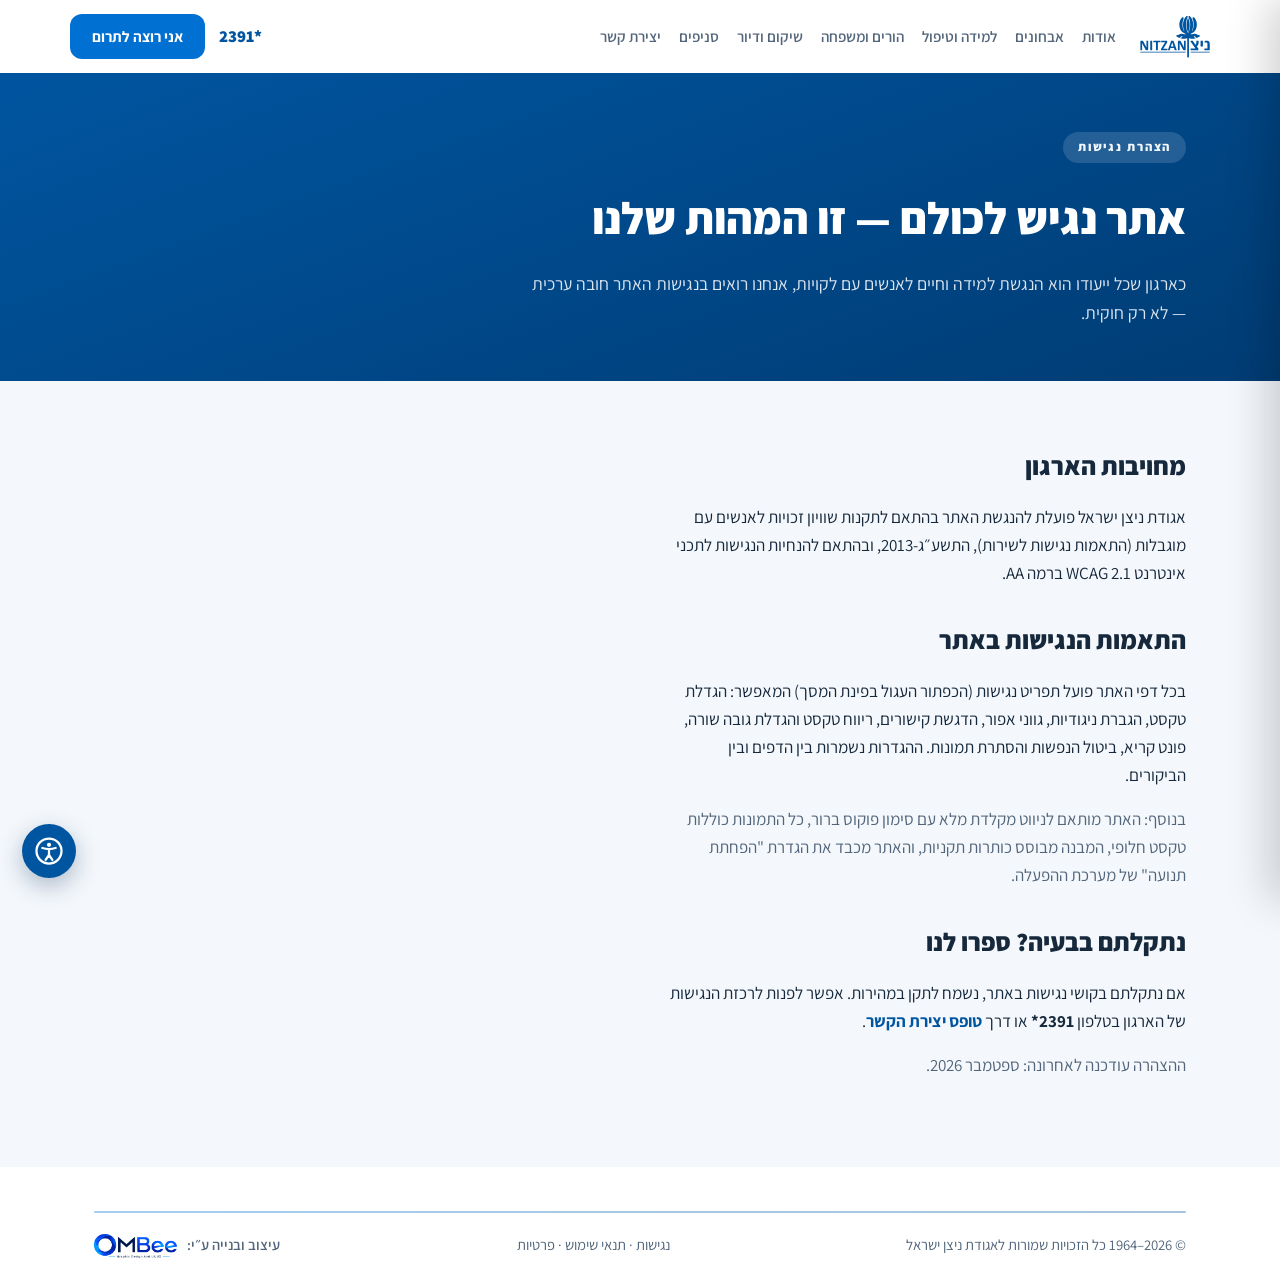
<file: web/accessibility.html>
<!DOCTYPE html>
<html lang="he" dir="rtl">
<head>
<meta charset="utf-8">
<meta name="viewport" content="width=device-width, initial-scale=1">
<title>הצהרת נגישות — אגודת ניצן ישראל</title>
<link rel="icon" href="images/favicon-32.png">
<link rel="preconnect" href="https://fonts.googleapis.com">
<link rel="stylesheet" href="https://fonts.googleapis.com/css2?family=Assistant:wght@400;600;700;800&display=swap">
<link rel="stylesheet" href="style.css">
<script src="site.js" defer></script>
</head>
<body>

<header class="topbar">
  <div class="wrap topbar-inner">
    <button class="burger" aria-label="פתיחת תפריט" onclick="document.body.classList.add('drawer-open')">
      <svg width="26" height="26" viewBox="0 0 24 24" fill="none" stroke="currentColor" stroke-width="2.4" stroke-linecap="round"><path d="M3 6h18M3 12h18M3 18h18"/></svg>
    </button>
    <a class="logo" href="index.html">
      <img src="images/logo-blue.svg" alt="ניצן — אגודה לקידום ילדים ובוגרים עם לקויות למידה">
    </a>
    <nav class="nav" aria-label="ניווט ראשי">
      <a href="about.html">אודות</a>
      <a href="diagnostics.html">אבחונים</a>
      <a href="therapy.html">למידה וטיפול</a>
      <a href="parents.html">הורים ומשפחה</a>
      <a href="housing.html">שיקום ודיור</a>
      <a href="branches.html">סניפים</a>
      <a href="contact.html">יצירת קשר</a>
    </nav>
    <div class="topbar-actions">
      <a class="phone" href="tel:*2391" dir="ltr">2391*</a>
      <a class="btn btn-accent" href="donate.html">אני רוצה לתרום</a>
    </div>
  </div>
</header>

<div class="drawer-overlay" onclick="document.body.classList.remove('drawer-open')"></div>
<aside class="drawer" aria-label="תפריט ראשי">
  <div class="drawer-head">
    <a href="index.html" aria-label="לדף הראשי"><img src="images/logo-blue.svg" alt="ניצן"></a>
    <button class="drawer-close" aria-label="סגירת תפריט" onclick="document.body.classList.remove('drawer-open')">
      <svg width="22" height="22" viewBox="0 0 24 24" fill="none" stroke="currentColor" stroke-width="2.4" stroke-linecap="round"><path d="M5 5l14 14M19 5L5 19"/></svg>
    </button>
  </div>
  <nav class="drawer-nav">
    <a href="about.html">אודות</a>
    <a href="diagnostics.html">אבחונים</a>
    <a href="therapy.html">למידה וטיפול</a>
    <a href="parents.html">הורים ומשפחה</a>
    <a href="housing.html">שיקום ודיור</a>
    <a href="branches.html">סניפים</a>
    <a href="contact.html">יצירת קשר</a>
  </nav>
  <div class="drawer-cta">
    <a class="btn btn-ghost" href="tel:*2391">חיוג חינם <span dir="ltr">2391*</span></a>
    <a class="btn btn-accent" href="donate.html">אני רוצה לתרום</a>
  </div>
</aside>

<section class="page-hero">
  <div class="wrap">
    <span class="kicker-light">הצהרת נגישות</span>
    <h1>אתר נגיש לכולם — זו המהות שלנו</h1>
    <p>כארגון שכל ייעודו הוא הנגשת למידה וחיים לאנשים עם לקויות, אנחנו רואים בנגישות האתר חובה ערכית — לא רק חוקית.</p>
  </div>
</section>

<section class="section pad-bottom">
  <div class="wrap">
    <div class="prose">
      <h2 style="margin-bottom:16px;">מחויבות הארגון</h2>
      <p>אגודת ניצן ישראל פועלת להנגשת האתר בהתאם לתקנות שוויון זכויות לאנשים עם מוגבלות (התאמות נגישות לשירות), התשע״ג-2013, ובהתאם להנחיות הנגישות לתכני אינטרנט <span dir="ltr">WCAG 2.1</span> ברמה AA.</p>

      <h2 style="margin:32px 0 16px;">התאמות הנגישות באתר</h2>
      <p>בכל דפי האתר פועל תפריט נגישות (הכפתור העגול בפינת המסך) המאפשר: הגדלת טקסט, הגברת ניגודיות, גווני אפור, הדגשת קישורים, ריווח טקסט והגדלת גובה שורה, פונט קריא, ביטול הנפשות והסתרת תמונות. ההגדרות נשמרות בין הדפים ובין הביקורים.</p>
      <p class="muted">בנוסף: האתר מותאם לניווט מקלדת מלא עם סימון פוקוס ברור, כל התמונות כוללות טקסט חלופי, המבנה מבוסס כותרות תקניות, והאתר מכבד את הגדרת "הפחתת תנועה" של מערכת ההפעלה.</p>

      <h2 style="margin:32px 0 16px;">נתקלתם בבעיה? ספרו לנו</h2>
      <p>אם נתקלתם בקושי נגישות באתר, נשמח לתקן במהירות. אפשר לפנות לרכזת הנגישות של הארגון בטלפון <b dir="ltr">*2391</b> או דרך <a href="contact.html" style="color:var(--brand); font-weight:700;">טופס יצירת הקשר</a>.</p>
      <p class="muted">ההצהרה עודכנה לאחרונה: ספטמבר 2026.</p>
    </div>
  </div>
</section>

<footer>
  <div class="wrap">
    <div class="footer-bottom">
      <span>© <span dir="ltr">1964–2026</span> כל הזכויות שמורות לאגודת ניצן ישראל</span>
      <span><a href="accessibility.html">נגישות</a> · <a href="terms.html">תנאי שימוש</a> · <a href="privacy.html">פרטיות</a></span>
      <a class="credit" href="https://ombee.co.il" target="_blank" rel="noopener">עיצוב ובנייה ע״י: <img src="images/ombee-logo.png" alt="OMBee — Graphic Design And UI/UX"></a>
    </div>
  </div>
</footer>

</body>
</html>
</file>
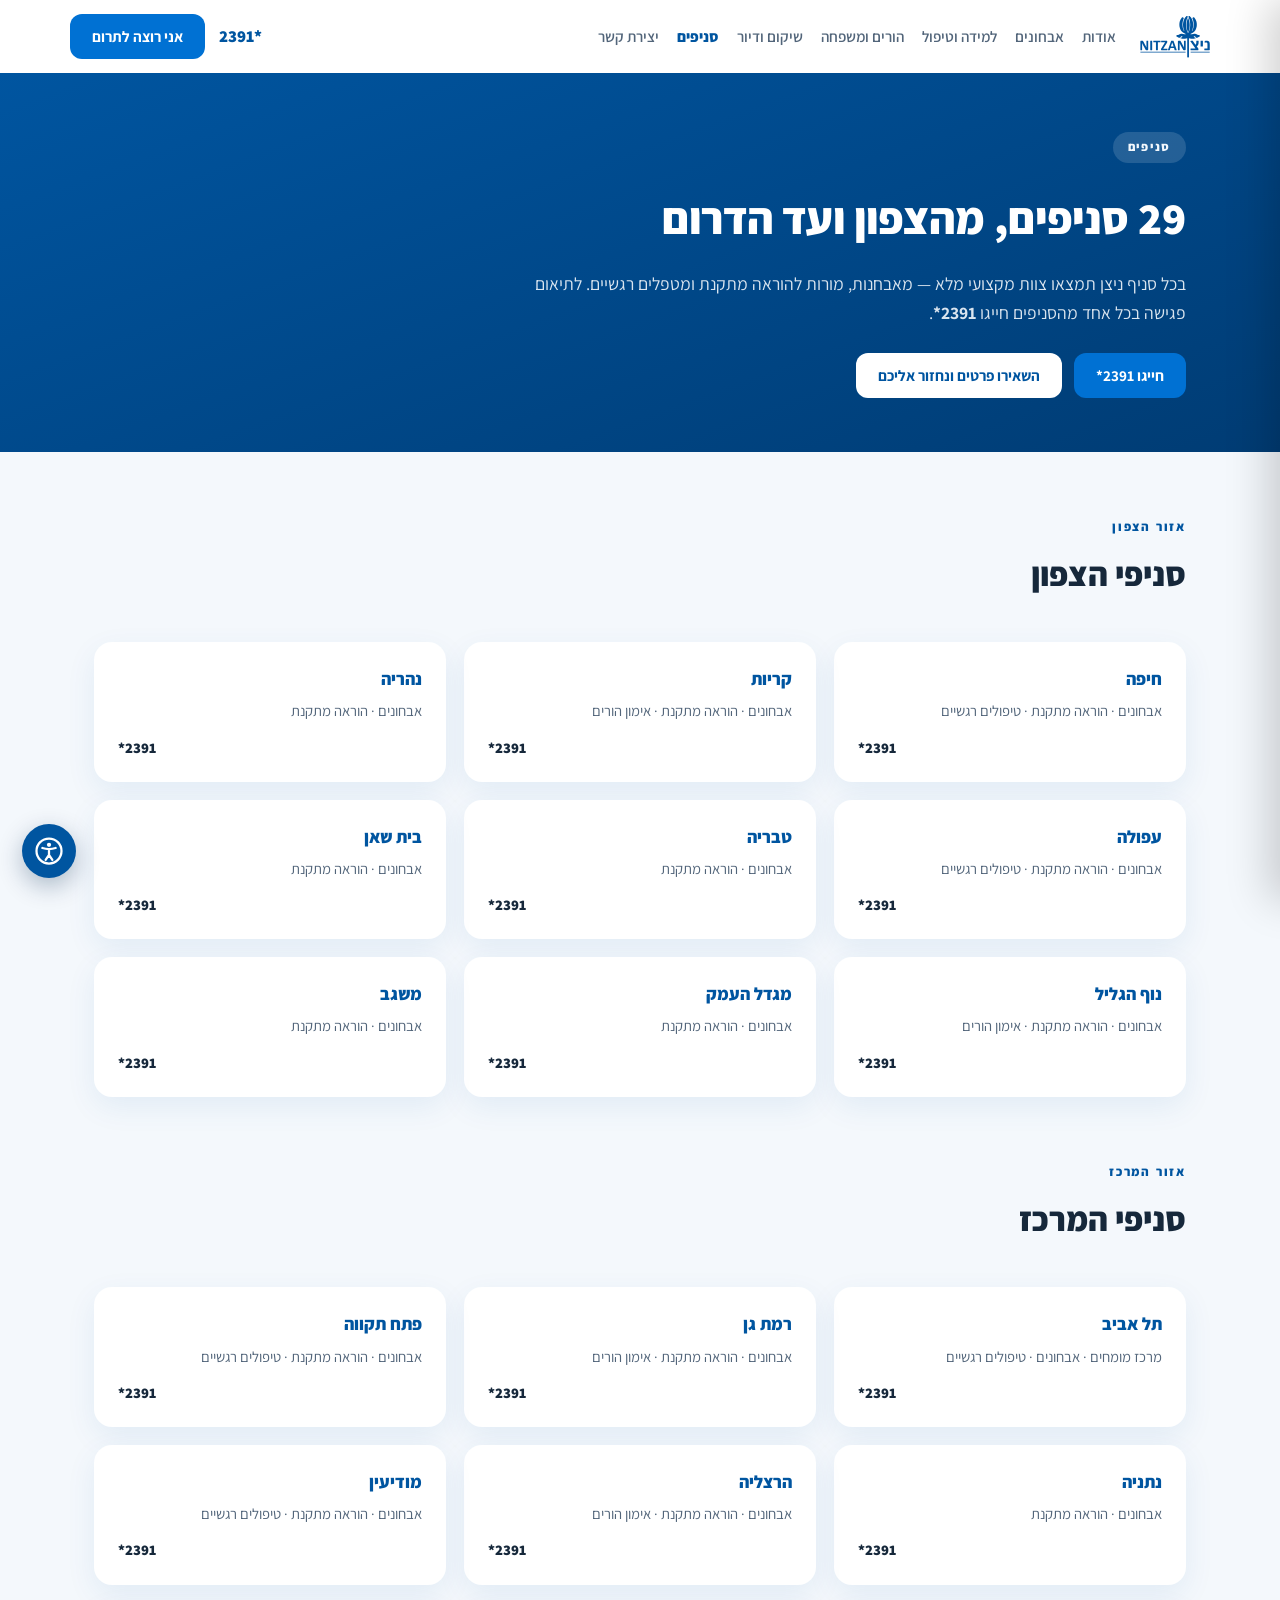
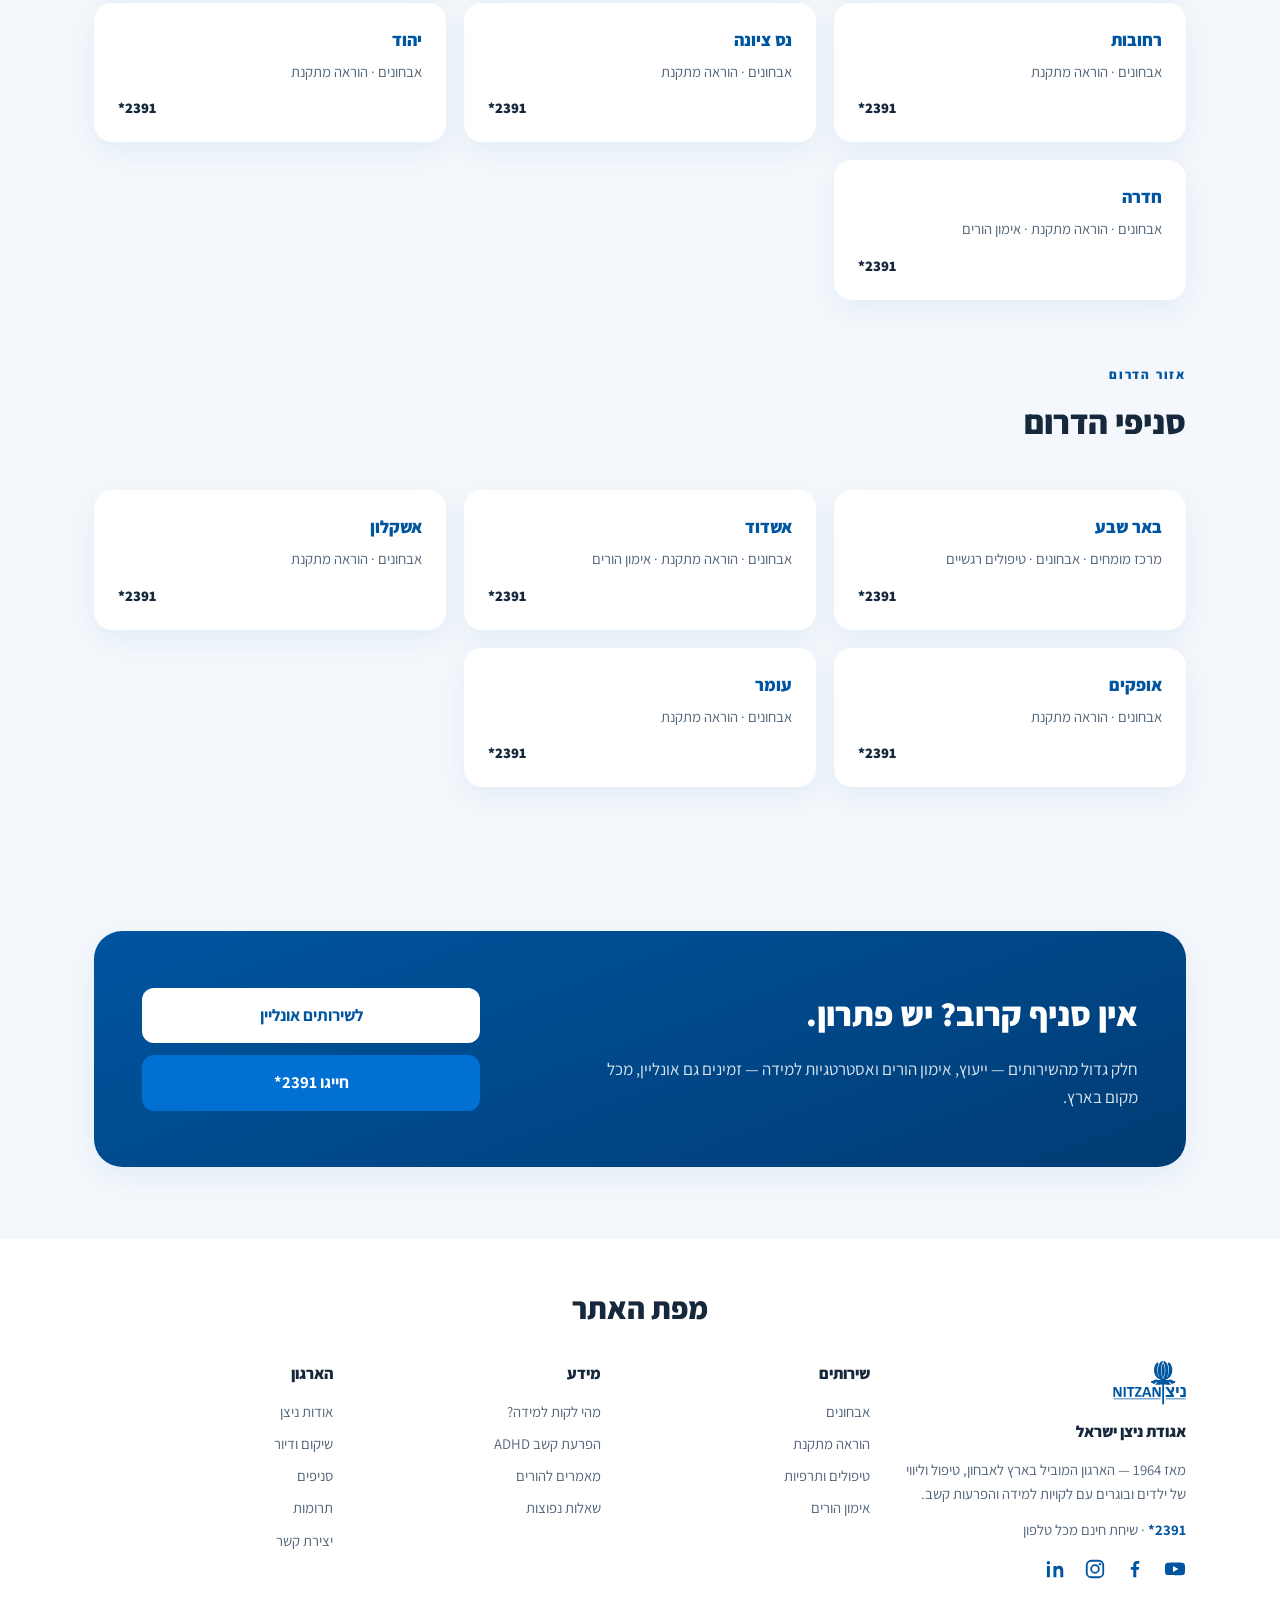
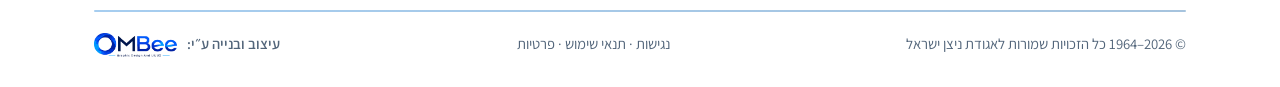
<file: web/branches.html>
<!DOCTYPE html>
<html lang="he" dir="rtl">
<head>
<meta charset="utf-8">
<meta name="viewport" content="width=device-width, initial-scale=1">
<title>סניפים — אגודת ניצן ישראל</title>
<link rel="icon" href="images/favicon-32.png">
<link rel="preconnect" href="https://fonts.googleapis.com">
<link rel="stylesheet" href="https://fonts.googleapis.com/css2?family=Assistant:wght@400;600;700;800&display=swap">
<link rel="stylesheet" href="style.css">
<script src="site.js" defer></script>
</head>
<body>

<header class="topbar">
  <div class="wrap topbar-inner">
    <button class="burger" aria-label="פתיחת תפריט" onclick="document.body.classList.add('drawer-open')">
      <svg width="26" height="26" viewBox="0 0 24 24" fill="none" stroke="currentColor" stroke-width="2.4" stroke-linecap="round"><path d="M3 6h18M3 12h18M3 18h18"/></svg>
    </button>
    <a class="logo" href="index.html">
      <img src="images/logo-blue.svg" alt="ניצן — אגודה לקידום ילדים ובוגרים עם לקויות למידה">
    </a>
    <nav class="nav" aria-label="ניווט ראשי">
      <a href="about.html">אודות</a>
      <a href="diagnostics.html">אבחונים</a>
      <a href="therapy.html">למידה וטיפול</a>
      <a href="parents.html">הורים ומשפחה</a>
      <a href="housing.html">שיקום ודיור</a>
      <a href="branches.html" class="active">סניפים</a>
      <a href="contact.html">יצירת קשר</a>
    </nav>
    <div class="topbar-actions">
      <a class="phone" href="tel:*2391" dir="ltr">2391*</a>
      <a class="btn btn-accent" href="donate.html">אני רוצה לתרום</a>
    </div>
  </div>
</header>

<div class="drawer-overlay" onclick="document.body.classList.remove('drawer-open')"></div>
<aside class="drawer" aria-label="תפריט ראשי">
  <div class="drawer-head">
    <a href="index.html" aria-label="לדף הראשי"><img src="images/logo-blue.svg" alt="ניצן"></a>
    <button class="drawer-close" aria-label="סגירת תפריט" onclick="document.body.classList.remove('drawer-open')">
      <svg width="22" height="22" viewBox="0 0 24 24" fill="none" stroke="currentColor" stroke-width="2.4" stroke-linecap="round"><path d="M5 5l14 14M19 5L5 19"/></svg>
    </button>
  </div>
  <nav class="drawer-nav">
    <a href="about.html">אודות</a>
    <a href="diagnostics.html">אבחונים</a>
    <a href="therapy.html">למידה וטיפול</a>
    <a href="parents.html">הורים ומשפחה</a>
    <a href="housing.html">שיקום ודיור</a>
    <a href="branches.html" class="active">סניפים</a>
    <a href="contact.html">יצירת קשר</a>
  </nav>
  <div class="drawer-cta">
    <a class="btn btn-ghost" href="tel:*2391">חיוג חינם <span dir="ltr">2391*</span></a>
    <a class="btn btn-accent" href="donate.html">אני רוצה לתרום</a>
  </div>
</aside>

<section class="page-hero">
  <div class="wrap">
    <span class="kicker-light">סניפים</span>
    <h1>29 סניפים, מהצפון ועד הדרום</h1>
    <p>בכל סניף ניצן תמצאו צוות מקצועי מלא — מאבחנות, מורות להוראה מתקנת ומטפלים רגשיים. לתיאום פגישה בכל אחד מהסניפים חייגו <b dir="ltr">*2391</b>.</p>
    <div class="hero-actions">
      <a class="btn btn-accent" href="tel:*2391">חייגו 2391*</a>
      <a class="btn btn-light" href="contact.html">השאירו פרטים ונחזור אליכם</a>
    </div>
  </div>
</section>

<section class="section">
  <div class="wrap">
    <div class="section-head">
      <span class="kicker">אזור הצפון</span>
      <h2>סניפי הצפון</h2>
    </div>
    <div class="branch-grid">
      <div class="branch"><h4>חיפה</h4><p>אבחונים · הוראה מתקנת · טיפולים רגשיים</p><p class="branch-phone" dir="ltr">*2391</p></div>
      <div class="branch"><h4>קריות</h4><p>אבחונים · הוראה מתקנת · אימון הורים</p><p class="branch-phone" dir="ltr">*2391</p></div>
      <div class="branch"><h4>נהריה</h4><p>אבחונים · הוראה מתקנת</p><p class="branch-phone" dir="ltr">*2391</p></div>
      <div class="branch"><h4>עפולה</h4><p>אבחונים · הוראה מתקנת · טיפולים רגשיים</p><p class="branch-phone" dir="ltr">*2391</p></div>
      <div class="branch"><h4>טבריה</h4><p>אבחונים · הוראה מתקנת</p><p class="branch-phone" dir="ltr">*2391</p></div>
      <div class="branch"><h4>בית שאן</h4><p>אבחונים · הוראה מתקנת</p><p class="branch-phone" dir="ltr">*2391</p></div>
      <div class="branch"><h4>נוף הגליל</h4><p>אבחונים · הוראה מתקנת · אימון הורים</p><p class="branch-phone" dir="ltr">*2391</p></div>
      <div class="branch"><h4>מגדל העמק</h4><p>אבחונים · הוראה מתקנת</p><p class="branch-phone" dir="ltr">*2391</p></div>
      <div class="branch"><h4>משגב</h4><p>אבחונים · הוראה מתקנת</p><p class="branch-phone" dir="ltr">*2391</p></div>
    </div>
  </div>
</section>

<section class="section">
  <div class="wrap">
    <div class="section-head">
      <span class="kicker">אזור המרכז</span>
      <h2>סניפי המרכז</h2>
    </div>
    <div class="branch-grid">
      <div class="branch"><h4>תל אביב</h4><p>מרכז מומחים · אבחונים · טיפולים רגשיים</p><p class="branch-phone" dir="ltr">*2391</p></div>
      <div class="branch"><h4>רמת גן</h4><p>אבחונים · הוראה מתקנת · אימון הורים</p><p class="branch-phone" dir="ltr">*2391</p></div>
      <div class="branch"><h4>פתח תקווה</h4><p>אבחונים · הוראה מתקנת · טיפולים רגשיים</p><p class="branch-phone" dir="ltr">*2391</p></div>
      <div class="branch"><h4>נתניה</h4><p>אבחונים · הוראה מתקנת</p><p class="branch-phone" dir="ltr">*2391</p></div>
      <div class="branch"><h4>הרצליה</h4><p>אבחונים · הוראה מתקנת · אימון הורים</p><p class="branch-phone" dir="ltr">*2391</p></div>
      <div class="branch"><h4>מודיעין</h4><p>אבחונים · הוראה מתקנת · טיפולים רגשיים</p><p class="branch-phone" dir="ltr">*2391</p></div>
      <div class="branch"><h4>רחובות</h4><p>אבחונים · הוראה מתקנת</p><p class="branch-phone" dir="ltr">*2391</p></div>
      <div class="branch"><h4>נס ציונה</h4><p>אבחונים · הוראה מתקנת</p><p class="branch-phone" dir="ltr">*2391</p></div>
      <div class="branch"><h4>יהוד</h4><p>אבחונים · הוראה מתקנת</p><p class="branch-phone" dir="ltr">*2391</p></div>
      <div class="branch"><h4>חדרה</h4><p>אבחונים · הוראה מתקנת · אימון הורים</p><p class="branch-phone" dir="ltr">*2391</p></div>
    </div>
  </div>
</section>

<section class="section pad-bottom">
  <div class="wrap">
    <div class="section-head">
      <span class="kicker">אזור הדרום</span>
      <h2>סניפי הדרום</h2>
    </div>
    <div class="branch-grid">
      <div class="branch"><h4>באר שבע</h4><p>מרכז מומחים · אבחונים · טיפולים רגשיים</p><p class="branch-phone" dir="ltr">*2391</p></div>
      <div class="branch"><h4>אשדוד</h4><p>אבחונים · הוראה מתקנת · אימון הורים</p><p class="branch-phone" dir="ltr">*2391</p></div>
      <div class="branch"><h4>אשקלון</h4><p>אבחונים · הוראה מתקנת</p><p class="branch-phone" dir="ltr">*2391</p></div>
      <div class="branch"><h4>אופקים</h4><p>אבחונים · הוראה מתקנת</p><p class="branch-phone" dir="ltr">*2391</p></div>
      <div class="branch"><h4>עומר</h4><p>אבחונים · הוראה מתקנת</p><p class="branch-phone" dir="ltr">*2391</p></div>
    </div>
  </div>
</section>

<section class="cta-band">
  <div class="wrap">
    <div class="cta-box">
      <div>
        <h2>אין סניף קרוב? יש פתרון.</h2>
        <p>חלק גדול מהשירותים — ייעוץ, אימון הורים ואסטרטגיות למידה — זמינים גם אונליין, מכל מקום בארץ.</p>
      </div>
      <div class="cta-actions">
        <a class="btn btn-light" href="contact.html">לשירותים אונליין</a>
        <a class="btn btn-accent" href="tel:*2391">חייגו 2391*</a>
      </div>
    </div>
  </div>
</section>

<footer>
  <div class="wrap">
    <h2 class="footer-title">מפת האתר</h2>
    <div class="footer-grid">
      <div>
        <img class="footer-logo" src="images/logo-blue.svg" alt="אגודת ניצן ישראל">
        <h4>אגודת ניצן ישראל</h4>
        <p style="margin:0;">מאז 1964 — הארגון המוביל בארץ לאבחון, טיפול וליווי של ילדים ובוגרים עם לקויות למידה והפרעות קשב.</p>
        <p style="margin:12px 0 0;"><b style="color:var(--brand);" dir="ltr">*2391</b> · שיחת חינם מכל טלפון</p>
        <div class="socials">
          <a href="https://www.youtube.com/@agudatnitzan" target="_blank" rel="noopener" aria-label="יוטיוב"><svg viewBox="0 0 24 24" aria-hidden="true"><path d="M23 12s0-3.3-.4-4.8a2.5 2.5 0 0 0-1.8-1.8C19.3 5 12 5 12 5s-7.3 0-8.8.4A2.5 2.5 0 0 0 1.4 7.2C1 8.7 1 12 1 12s0 3.3.4 4.8a2.5 2.5 0 0 0 1.8 1.8C4.7 19 12 19 12 19s7.3 0 8.8-.4a2.5 2.5 0 0 0 1.8-1.8C23 15.3 23 12 23 12zM9.8 15.2V8.8L15.7 12z"/></svg></a>
          <a href="https://www.facebook.com/nitzancenter" target="_blank" rel="noopener" aria-label="פייסבוק"><svg viewBox="0 0 24 24" aria-hidden="true"><path d="M13.4 21v-8.2h2.7l.4-3.1h-3.1V7.7c0-.9.3-1.5 1.6-1.5h1.7V3.4c-.3 0-1.3-.1-2.5-.1-2.5 0-4.1 1.5-4.1 4.2v2.3H7.4v3.1h2.7V21z"/></svg></a>
          <a href="https://www.instagram.com/agudat_nitzan" target="_blank" rel="noopener" aria-label="אינסטגרם"><svg viewBox="0 0 24 24" aria-hidden="true"><rect x="3" y="3" width="18" height="18" rx="5" fill="none" stroke="currentColor" stroke-width="2"/><circle cx="12" cy="12" r="4.2" fill="none" stroke="currentColor" stroke-width="2"/><circle cx="17.3" cy="6.7" r="1.3"/></svg></a>
          <a href="https://www.linkedin.com/company/nitzan" target="_blank" rel="noopener" aria-label="לינקדאין"><svg viewBox="0 0 24 24" aria-hidden="true"><path d="M6.4 8.6H3.2V21h3.2zM4.8 3.2a1.9 1.9 0 1 0 1.9 1.9 1.9 1.9 0 0 0-1.9-1.9zM21 13.4c0-3.4-1.8-5-4.2-5a3.7 3.7 0 0 0-3.3 1.6V8.6h-3.2V21h3.2v-6.5c0-1.7.8-2.7 2.2-2.7s2.1 1 2.1 2.7V21H21z"/></svg></a>
        </div>
      </div>
      <div>
        <h4>שירותים</h4>
        <ul>
          <li><a href="diagnostics.html">אבחונים</a></li>
          <li><a href="therapy.html">הוראה מתקנת</a></li>
          <li><a href="therapy.html">טיפולים ותרפיות</a></li>
          <li><a href="parents.html">אימון הורים</a></li>
        </ul>
      </div>
      <div>
        <h4>מידע</h4>
        <ul>
          <li><a href="parents.html#articles">מהי לקות למידה?</a></li>
          <li><a href="parents.html#articles">הפרעת קשב ADHD</a></li>
          <li><a href="parents.html#articles">מאמרים להורים</a></li>
          <li><a href="diagnostics.html#faq">שאלות נפוצות</a></li>
        </ul>
      </div>
      <div>
        <h4>הארגון</h4>
        <ul>
          <li><a href="about.html">אודות ניצן</a></li>
          <li><a href="housing.html">שיקום ודיור</a></li>
          <li><a href="branches.html">סניפים</a></li>
          <li><a href="donate.html">תרומות</a></li>
          <li><a href="contact.html">יצירת קשר</a></li>
        </ul>
      </div>
    </div>
    <div class="footer-bottom">
      <span>© <span dir="ltr">1964–2026</span> כל הזכויות שמורות לאגודת ניצן ישראל</span>
      <span><a href="accessibility.html">נגישות</a> · <a href="terms.html">תנאי שימוש</a> · <a href="privacy.html">פרטיות</a></span>
      <a class="credit" href="https://ombee.co.il" target="_blank" rel="noopener">עיצוב ובנייה ע״י: <img src="images/ombee-logo.png" alt="OMBee — Graphic Design And UI/UX"></a>
    </div>
  </div>
</footer>

</body>
</html>
</file>
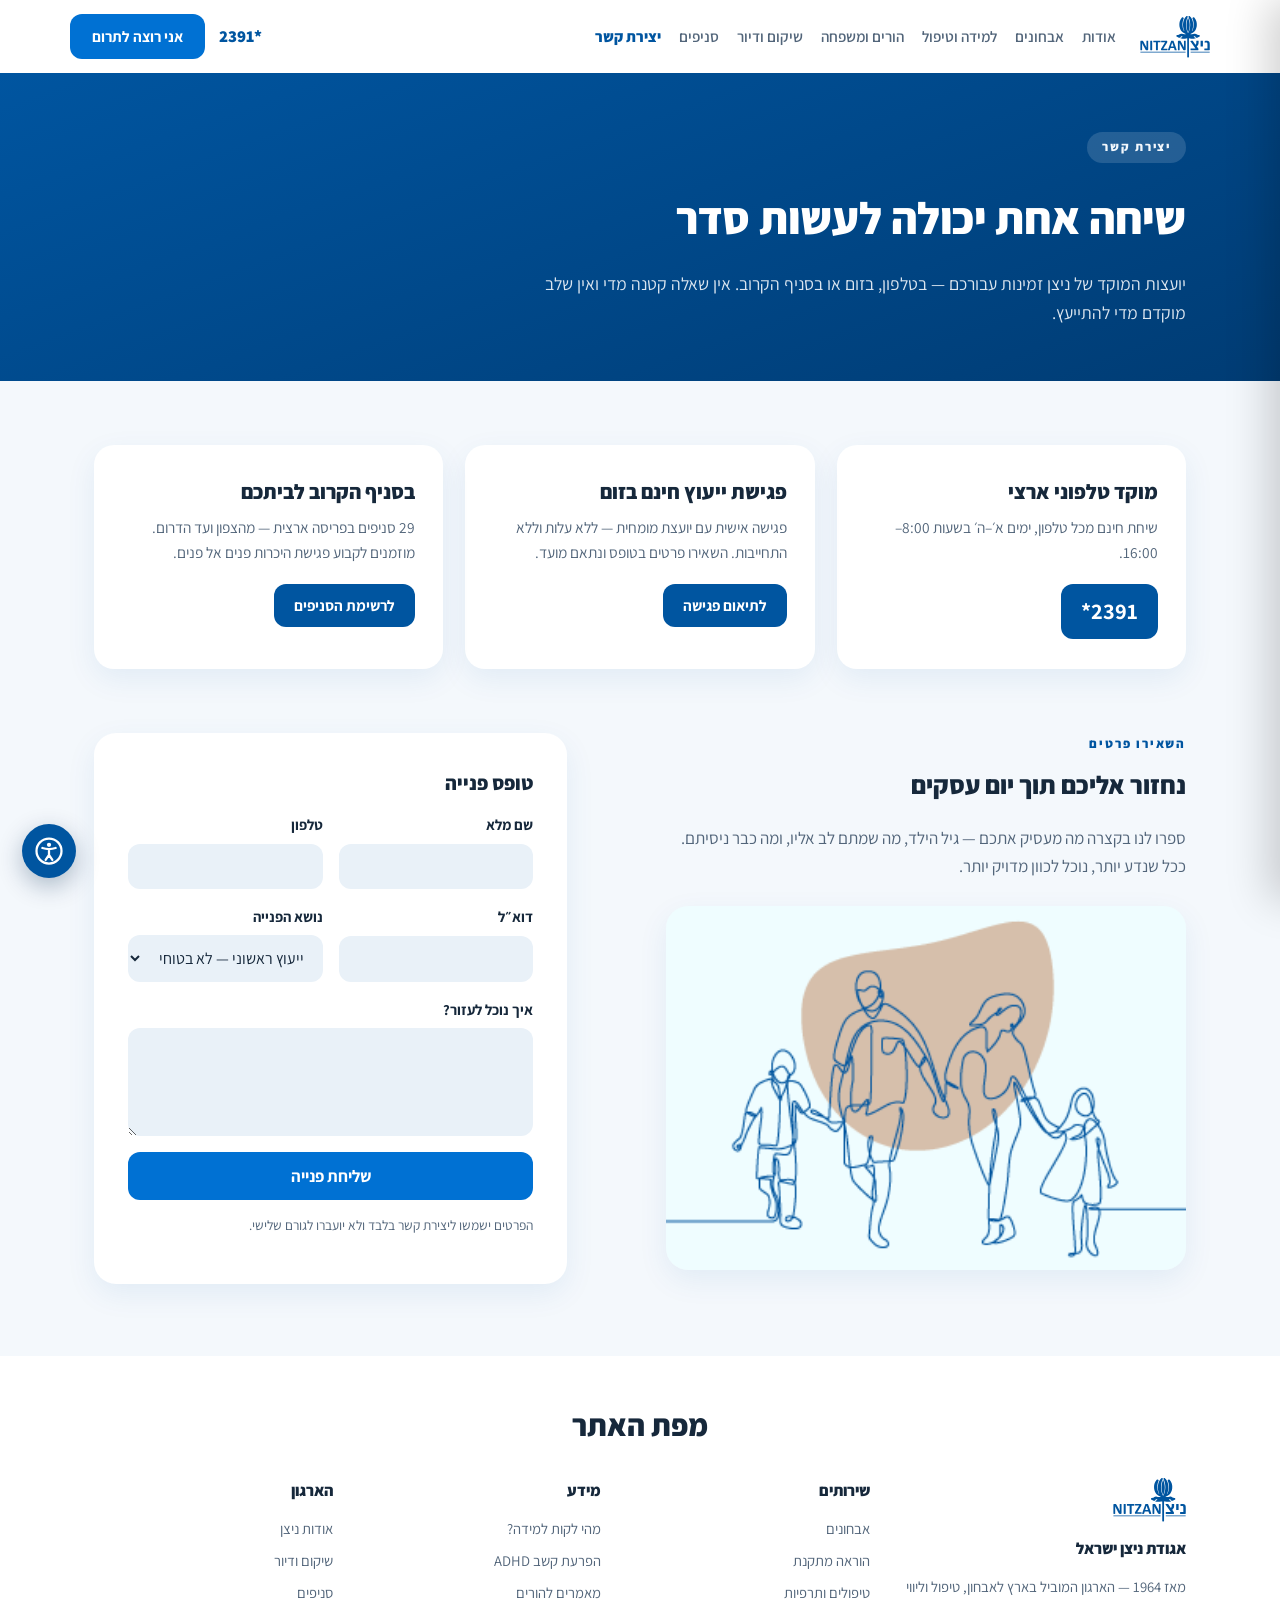
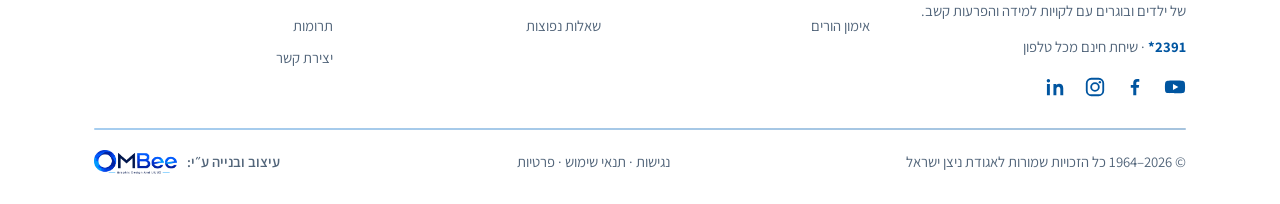
<file: web/contact.html>
<!DOCTYPE html>
<html lang="he" dir="rtl">
<head>
<meta charset="utf-8">
<meta name="viewport" content="width=device-width, initial-scale=1">
<title>יצירת קשר — אגודת ניצן ישראל</title>
<link rel="icon" href="images/favicon-32.png">
<link rel="preconnect" href="https://fonts.googleapis.com">
<link rel="stylesheet" href="https://fonts.googleapis.com/css2?family=Assistant:wght@400;600;700;800&display=swap">
<link rel="stylesheet" href="style.css">
<script src="site.js" defer></script>
</head>
<body>

<header class="topbar">
  <div class="wrap topbar-inner">
    <button class="burger" aria-label="פתיחת תפריט" onclick="document.body.classList.add('drawer-open')">
      <svg width="26" height="26" viewBox="0 0 24 24" fill="none" stroke="currentColor" stroke-width="2.4" stroke-linecap="round"><path d="M3 6h18M3 12h18M3 18h18"/></svg>
    </button>
    <a class="logo" href="index.html">
      <img src="images/logo-blue.svg" alt="ניצן — אגודה לקידום ילדים ובוגרים עם לקויות למידה">
    </a>
    <nav class="nav" aria-label="ניווט ראשי">
      <a href="about.html">אודות</a>
      <a href="diagnostics.html">אבחונים</a>
      <a href="therapy.html">למידה וטיפול</a>
      <a href="parents.html">הורים ומשפחה</a>
      <a href="housing.html">שיקום ודיור</a>
      <a href="branches.html">סניפים</a>
      <a href="contact.html" class="active">יצירת קשר</a>
    </nav>
    <div class="topbar-actions">
      <a class="phone" href="tel:*2391" dir="ltr">2391*</a>
      <a class="btn btn-accent" href="donate.html">אני רוצה לתרום</a>
    </div>
  </div>
</header>

<div class="drawer-overlay" onclick="document.body.classList.remove('drawer-open')"></div>
<aside class="drawer" aria-label="תפריט ראשי">
  <div class="drawer-head">
    <a href="index.html" aria-label="לדף הראשי"><img src="images/logo-blue.svg" alt="ניצן"></a>
    <button class="drawer-close" aria-label="סגירת תפריט" onclick="document.body.classList.remove('drawer-open')">
      <svg width="22" height="22" viewBox="0 0 24 24" fill="none" stroke="currentColor" stroke-width="2.4" stroke-linecap="round"><path d="M5 5l14 14M19 5L5 19"/></svg>
    </button>
  </div>
  <nav class="drawer-nav">
    <a href="about.html">אודות</a>
    <a href="diagnostics.html">אבחונים</a>
    <a href="therapy.html">למידה וטיפול</a>
    <a href="parents.html">הורים ומשפחה</a>
    <a href="housing.html">שיקום ודיור</a>
    <a href="branches.html">סניפים</a>
    <a href="contact.html" class="active">יצירת קשר</a>
  </nav>
  <div class="drawer-cta">
    <a class="btn btn-ghost" href="tel:*2391">חיוג חינם <span dir="ltr">2391*</span></a>
    <a class="btn btn-accent" href="donate.html">אני רוצה לתרום</a>
  </div>
</aside>

<section class="page-hero">
  <div class="wrap">
    <span class="kicker-light">יצירת קשר</span>
    <h1>שיחה אחת יכולה לעשות סדר</h1>
    <p>יועצות המוקד של ניצן זמינות עבורכם — בטלפון, בזום או בסניף הקרוב. אין שאלה קטנה מדי ואין שלב מוקדם מדי להתייעץ.</p>
  </div>
</section>

<section class="section">
  <div class="wrap">
    <div class="cards">
      <div class="card">
        <h3>מוקד טלפוני ארצי</h3>
        <p class="body">שיחת חינם מכל טלפון, ימים א׳–ה׳ בשעות 8:00–16:00.</p>
        <a class="more" href="tel:*2391" dir="ltr" style="font-size:1.4rem;">*2391</a>
      </div>
      <div class="card">
        <h3>פגישת ייעוץ חינם בזום</h3>
        <p class="body">פגישה אישית עם יועצת מומחית — ללא עלות וללא התחייבות. השאירו פרטים בטופס ונתאם מועד.</p>
        <a class="more" href="#form">לתיאום פגישה</a>
      </div>
      <div class="card">
        <h3>בסניף הקרוב לביתכם</h3>
        <p class="body">29 סניפים בפריסה ארצית — מהצפון ועד הדרום. מוזמנים לקבוע פגישת היכרות פנים אל פנים.</p>
        <a class="more" href="branches.html">לרשימת הסניפים</a>
      </div>
    </div>
  </div>
</section>

<section class="section pad-bottom" id="form">
  <div class="wrap">
    <div class="split">
      <div class="prose">
        <span class="kicker">השאירו פרטים</span>
        <h2 style="margin-bottom:18px;">נחזור אליכם תוך יום עסקים</h2>
        <p class="muted">ספרו לנו בקצרה מה מעסיק אתכם — גיל הילד, מה שמתם לב אליו, ומה כבר ניסיתם. ככל שנדע יותר, נוכל לכוון מדויק יותר.</p>
        <div class="photo-frame" style="margin-top:26px;">
          <img src="images/parents-guidance.png" alt="ייעוץ, אימון והדרכת הורים בניצן">
        </div>
      </div>
      <div class="form-card">
        <h3 style="margin-bottom:14px;">טופס פנייה</h3>
        <form class="form-grid">
          <div class="field">
            <label for="c-name">שם מלא</label>
            <input id="c-name" type="text" autocomplete="name">
          </div>
          <div class="field">
            <label for="c-phone">טלפון</label>
            <input id="c-phone" type="tel" autocomplete="tel">
          </div>
          <div class="field">
            <label for="c-email">דוא״ל</label>
            <input id="c-email" type="email" autocomplete="email">
          </div>
          <div class="field">
            <label for="c-topic">נושא הפנייה</label>
            <select id="c-topic">
              <option>ייעוץ ראשוני — לא בטוחים מאיפה להתחיל</option>
              <option>תיאום אבחון</option>
              <option>הוראה מתקנת וטיפולים</option>
              <option>אימון והדרכת הורים</option>
              <option>שירותים לבוגרים</option>
              <option>אחר</option>
            </select>
          </div>
          <div class="field full">
            <label for="c-msg">איך נוכל לעזור?</label>
            <textarea id="c-msg" rows="4"></textarea>
          </div>
          <div class="field full">
            <button class="btn btn-accent" type="button" style="width:100%; font-size:1.05rem; padding:13px;">שליחת פנייה</button>
          </div>
        </form>
        <p class="form-note">הפרטים ישמשו ליצירת קשר בלבד ולא יועברו לגורם שלישי.</p>
      </div>
    </div>
  </div>
</section>

<footer>
  <div class="wrap">
    <h2 class="footer-title">מפת האתר</h2>
    <div class="footer-grid">
      <div>
        <img class="footer-logo" src="images/logo-blue.svg" alt="אגודת ניצן ישראל">
        <h4>אגודת ניצן ישראל</h4>
        <p style="margin:0;">מאז 1964 — הארגון המוביל בארץ לאבחון, טיפול וליווי של ילדים ובוגרים עם לקויות למידה והפרעות קשב.</p>
        <p style="margin:12px 0 0;"><b style="color:var(--brand);" dir="ltr">*2391</b> · שיחת חינם מכל טלפון</p>
        <div class="socials">
          <a href="https://www.youtube.com/@agudatnitzan" target="_blank" rel="noopener" aria-label="יוטיוב"><svg viewBox="0 0 24 24" aria-hidden="true"><path d="M23 12s0-3.3-.4-4.8a2.5 2.5 0 0 0-1.8-1.8C19.3 5 12 5 12 5s-7.3 0-8.8.4A2.5 2.5 0 0 0 1.4 7.2C1 8.7 1 12 1 12s0 3.3.4 4.8a2.5 2.5 0 0 0 1.8 1.8C4.7 19 12 19 12 19s7.3 0 8.8-.4a2.5 2.5 0 0 0 1.8-1.8C23 15.3 23 12 23 12zM9.8 15.2V8.8L15.7 12z"/></svg></a>
          <a href="https://www.facebook.com/nitzancenter" target="_blank" rel="noopener" aria-label="פייסבוק"><svg viewBox="0 0 24 24" aria-hidden="true"><path d="M13.4 21v-8.2h2.7l.4-3.1h-3.1V7.7c0-.9.3-1.5 1.6-1.5h1.7V3.4c-.3 0-1.3-.1-2.5-.1-2.5 0-4.1 1.5-4.1 4.2v2.3H7.4v3.1h2.7V21z"/></svg></a>
          <a href="https://www.instagram.com/agudat_nitzan" target="_blank" rel="noopener" aria-label="אינסטגרם"><svg viewBox="0 0 24 24" aria-hidden="true"><rect x="3" y="3" width="18" height="18" rx="5" fill="none" stroke="currentColor" stroke-width="2"/><circle cx="12" cy="12" r="4.2" fill="none" stroke="currentColor" stroke-width="2"/><circle cx="17.3" cy="6.7" r="1.3"/></svg></a>
          <a href="https://www.linkedin.com/company/nitzan" target="_blank" rel="noopener" aria-label="לינקדאין"><svg viewBox="0 0 24 24" aria-hidden="true"><path d="M6.4 8.6H3.2V21h3.2zM4.8 3.2a1.9 1.9 0 1 0 1.9 1.9 1.9 1.9 0 0 0-1.9-1.9zM21 13.4c0-3.4-1.8-5-4.2-5a3.7 3.7 0 0 0-3.3 1.6V8.6h-3.2V21h3.2v-6.5c0-1.7.8-2.7 2.2-2.7s2.1 1 2.1 2.7V21H21z"/></svg></a>
        </div>
      </div>
      <div>
        <h4>שירותים</h4>
        <ul>
          <li><a href="diagnostics.html">אבחונים</a></li>
          <li><a href="therapy.html">הוראה מתקנת</a></li>
          <li><a href="therapy.html">טיפולים ותרפיות</a></li>
          <li><a href="parents.html">אימון הורים</a></li>
        </ul>
      </div>
      <div>
        <h4>מידע</h4>
        <ul>
          <li><a href="parents.html#articles">מהי לקות למידה?</a></li>
          <li><a href="parents.html#articles">הפרעת קשב ADHD</a></li>
          <li><a href="parents.html#articles">מאמרים להורים</a></li>
          <li><a href="diagnostics.html#faq">שאלות נפוצות</a></li>
        </ul>
      </div>
      <div>
        <h4>הארגון</h4>
        <ul>
          <li><a href="about.html">אודות ניצן</a></li>
          <li><a href="housing.html">שיקום ודיור</a></li>
          <li><a href="branches.html">סניפים</a></li>
          <li><a href="donate.html">תרומות</a></li>
          <li><a href="contact.html">יצירת קשר</a></li>
        </ul>
      </div>
    </div>
    <div class="footer-bottom">
      <span>© <span dir="ltr">1964–2026</span> כל הזכויות שמורות לאגודת ניצן ישראל</span>
      <span><a href="accessibility.html">נגישות</a> · <a href="terms.html">תנאי שימוש</a> · <a href="privacy.html">פרטיות</a></span>
      <a class="credit" href="https://ombee.co.il" target="_blank" rel="noopener">עיצוב ובנייה ע״י: <img src="images/ombee-logo.png" alt="OMBee — Graphic Design And UI/UX"></a>
    </div>
  </div>
</footer>

</body>
</html>
</file>
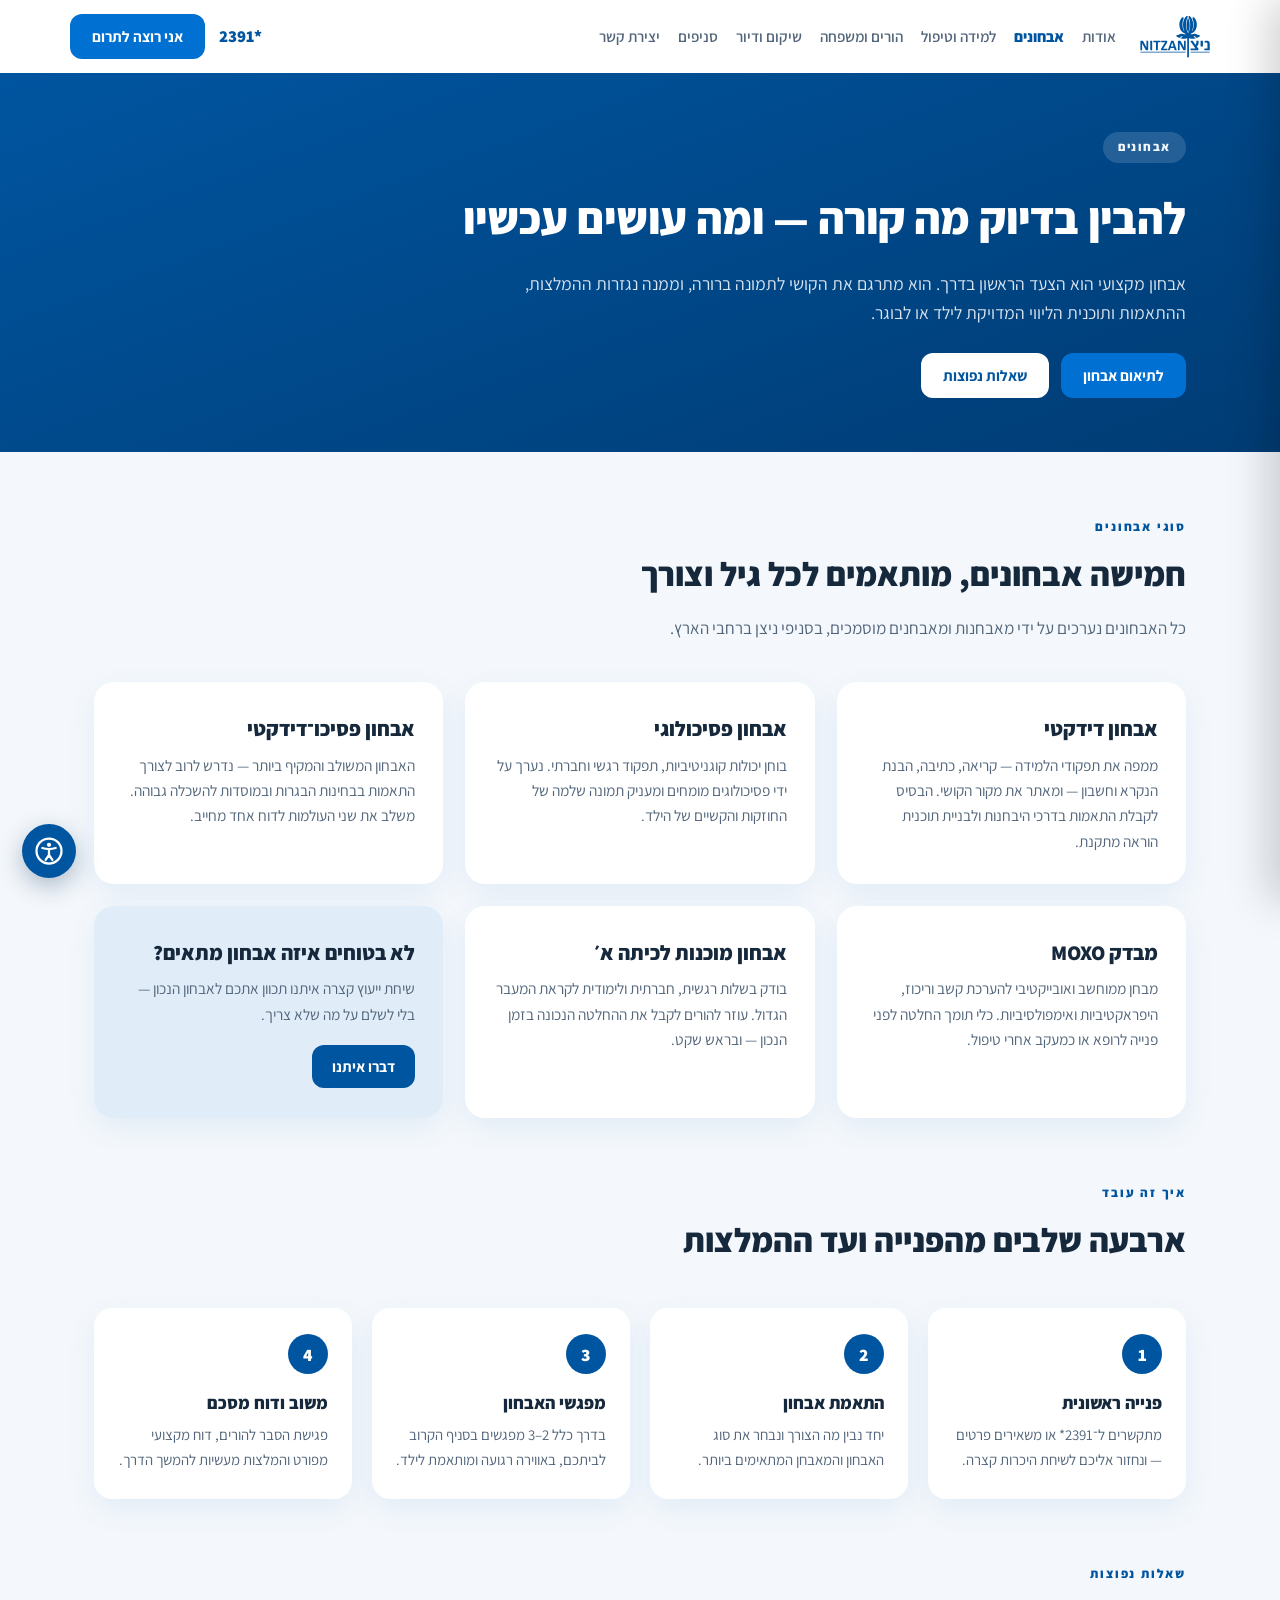
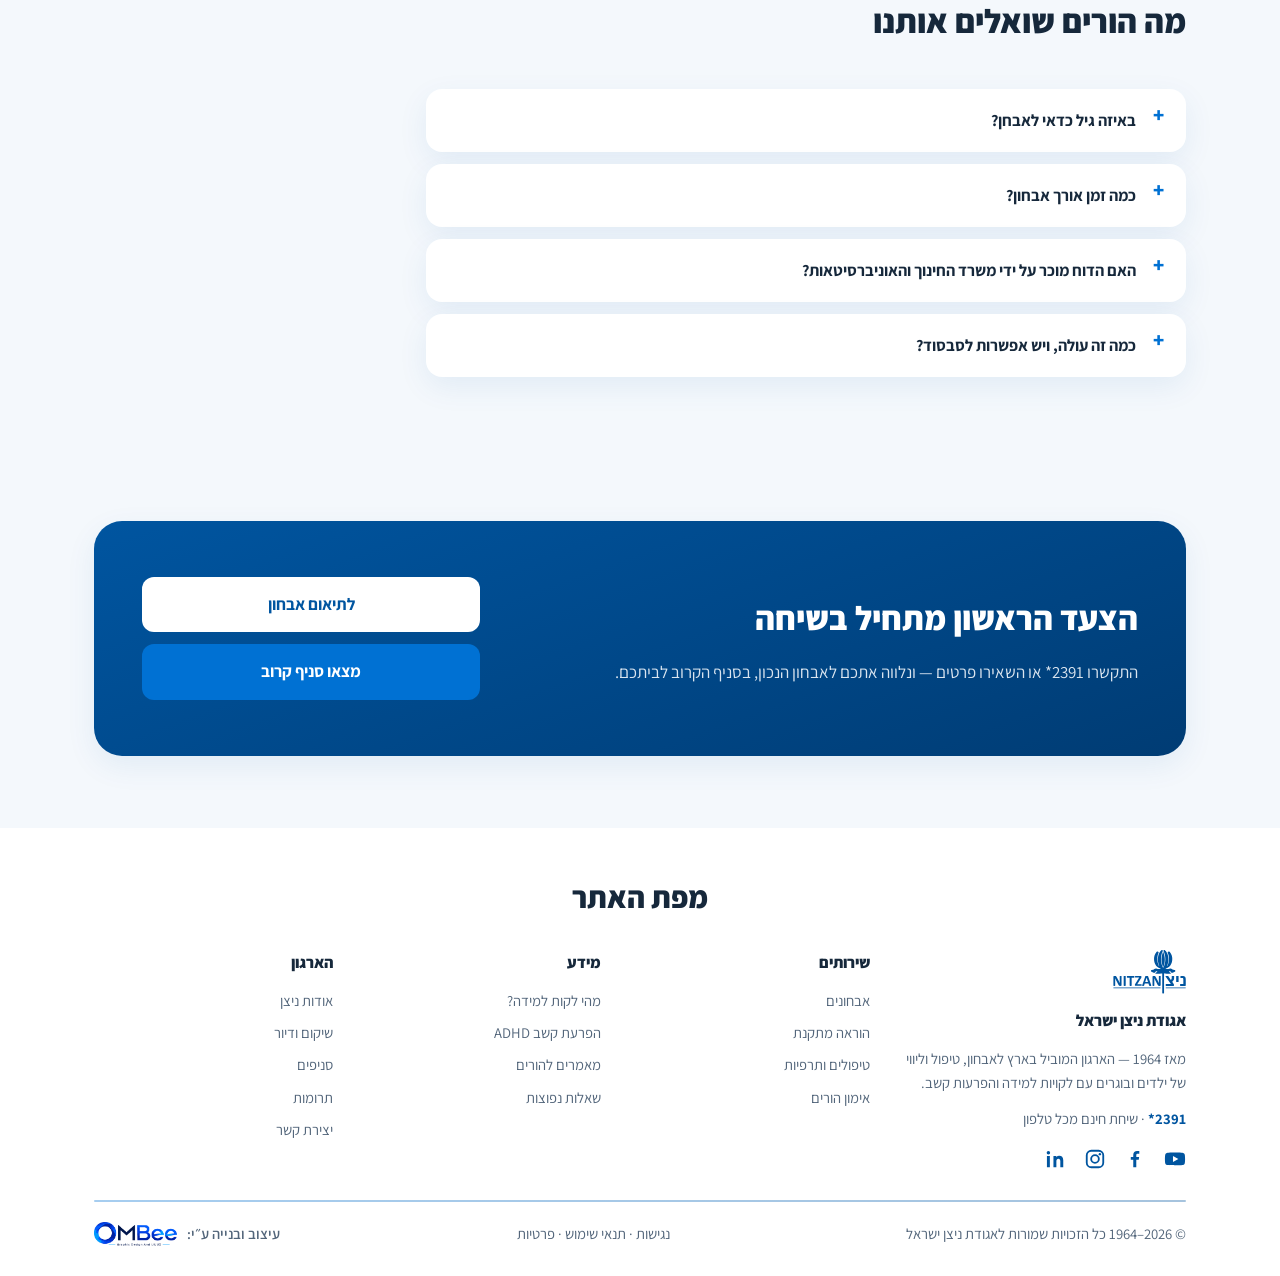
<file: web/diagnostics.html>
<!DOCTYPE html>
<html lang="he" dir="rtl">
<head>
<meta charset="utf-8">
<meta name="viewport" content="width=device-width, initial-scale=1">
<title>אבחונים — אגודת ניצן ישראל</title>
<link rel="icon" href="images/favicon-32.png">
<link rel="preconnect" href="https://fonts.googleapis.com">
<link rel="stylesheet" href="https://fonts.googleapis.com/css2?family=Assistant:wght@400;600;700;800&display=swap">
<link rel="stylesheet" href="style.css">
<script src="site.js" defer></script>
</head>
<body>

<header class="topbar">
  <div class="wrap topbar-inner">
    <button class="burger" aria-label="פתיחת תפריט" onclick="document.body.classList.add('drawer-open')">
      <svg width="26" height="26" viewBox="0 0 24 24" fill="none" stroke="currentColor" stroke-width="2.4" stroke-linecap="round"><path d="M3 6h18M3 12h18M3 18h18"/></svg>
    </button>
    <a class="logo" href="index.html">
      <img src="images/logo-blue.svg" alt="ניצן — אגודה לקידום ילדים ובוגרים עם לקויות למידה">
    </a>
    <nav class="nav" aria-label="ניווט ראשי">
      <a href="about.html">אודות</a>
      <a href="diagnostics.html" class="active">אבחונים</a>
      <a href="therapy.html">למידה וטיפול</a>
      <a href="parents.html">הורים ומשפחה</a>
      <a href="housing.html">שיקום ודיור</a>
      <a href="branches.html">סניפים</a>
      <a href="contact.html">יצירת קשר</a>
    </nav>
    <div class="topbar-actions">
      <a class="phone" href="tel:*2391" dir="ltr">2391*</a>
      <a class="btn btn-accent" href="donate.html">אני רוצה לתרום</a>
    </div>
  </div>
</header>

<div class="drawer-overlay" onclick="document.body.classList.remove('drawer-open')"></div>
<aside class="drawer" aria-label="תפריט ראשי">
  <div class="drawer-head">
    <a href="index.html" aria-label="לדף הראשי"><img src="images/logo-blue.svg" alt="ניצן"></a>
    <button class="drawer-close" aria-label="סגירת תפריט" onclick="document.body.classList.remove('drawer-open')">
      <svg width="22" height="22" viewBox="0 0 24 24" fill="none" stroke="currentColor" stroke-width="2.4" stroke-linecap="round"><path d="M5 5l14 14M19 5L5 19"/></svg>
    </button>
  </div>
  <nav class="drawer-nav">
    <a href="about.html">אודות</a>
    <a href="diagnostics.html" class="active">אבחונים</a>
    <a href="therapy.html">למידה וטיפול</a>
    <a href="parents.html">הורים ומשפחה</a>
    <a href="housing.html">שיקום ודיור</a>
    <a href="branches.html">סניפים</a>
    <a href="contact.html">יצירת קשר</a>
  </nav>
  <div class="drawer-cta">
    <a class="btn btn-ghost" href="tel:*2391">חיוג חינם <span dir="ltr">2391*</span></a>
    <a class="btn btn-accent" href="donate.html">אני רוצה לתרום</a>
  </div>
</aside>

<section class="page-hero">
  <div class="wrap">
    <span class="kicker-light">אבחונים</span>
    <h1>להבין בדיוק מה קורה — ומה עושים עכשיו</h1>
    <p>אבחון מקצועי הוא הצעד הראשון בדרך. הוא מתרגם את הקושי לתמונה ברורה, וממנה נגזרות ההמלצות, ההתאמות ותוכנית הליווי המדויקת לילד או לבוגר.</p>
    <div class="hero-actions">
      <a class="btn btn-accent" href="contact.html">לתיאום אבחון</a>
      <a class="btn btn-light" href="#faq">שאלות נפוצות</a>
    </div>
  </div>
</section>

<section class="section">
  <div class="wrap">
    <div class="section-head">
      <span class="kicker">סוגי אבחונים</span>
      <h2>חמישה אבחונים, מותאמים לכל גיל וצורך</h2>
      <p>כל האבחונים נערכים על ידי מאבחנות ומאבחנים מוסמכים, בסניפי ניצן ברחבי הארץ.</p>
    </div>
    <div class="cards">
      <div class="card">
        <h3>אבחון דידקטי</h3>
        <p class="body">ממפה את תפקודי הלמידה — קריאה, כתיבה, הבנת הנקרא וחשבון — ומאתר את מקור הקושי. הבסיס לקבלת התאמות בדרכי היבחנות ולבניית תוכנית הוראה מתקנת.</p>
      </div>
      <div class="card">
        <h3>אבחון פסיכולוגי</h3>
        <p class="body">בוחן יכולות קוגניטיביות, תפקוד רגשי וחברתי. נערך על ידי פסיכולוגים מומחים ומעניק תמונה שלמה של החוזקות והקשיים של הילד.</p>
      </div>
      <div class="card">
        <h3>אבחון פסיכו־דידקטי</h3>
        <p class="body">האבחון המשולב והמקיף ביותר — נדרש לרוב לצורך התאמות בבחינות הבגרות ובמוסדות להשכלה גבוהה. משלב את שני העולמות לדוח אחד מחייב.</p>
      </div>
      <div class="card">
        <h3>מבדק MOXO</h3>
        <p class="body">מבחן ממוחשב ואובייקטיבי להערכת קשב וריכוז, היפראקטיביות ואימפולסיביות. כלי תומך החלטה לפני פנייה לרופא או כמעקב אחרי טיפול.</p>
      </div>
      <div class="card">
        <h3>אבחון מוכנות לכיתה א׳</h3>
        <p class="body">בודק בשלות רגשית, חברתית ולימודית לקראת המעבר הגדול. עוזר להורים לקבל את ההחלטה הנכונה בזמן הנכון — ובראש שקט.</p>
      </div>
      <div class="card" style="background: var(--brand-soft);">
        <h3>לא בטוחים איזה אבחון מתאים?</h3>
        <p class="body">שיחת ייעוץ קצרה איתנו תכוון אתכם לאבחון הנכון — בלי לשלם על מה שלא צריך.</p>
        <a class="more" href="contact.html">דברו איתנו</a>
      </div>
    </div>
  </div>
</section>

<section class="section">
  <div class="wrap">
    <div class="section-head">
      <span class="kicker">איך זה עובד</span>
      <h2>ארבעה שלבים מהפנייה ועד ההמלצות</h2>
    </div>
    <div class="steps">
      <div class="step">
        <h3>פנייה ראשונית</h3>
        <p>מתקשרים ל־2391* או משאירים פרטים — ונחזור אליכם לשיחת היכרות קצרה.</p>
      </div>
      <div class="step">
        <h3>התאמת אבחון</h3>
        <p>יחד נבין מה הצורך ונבחר את סוג האבחון והמאבחן המתאימים ביותר.</p>
      </div>
      <div class="step">
        <h3>מפגשי האבחון</h3>
        <p>בדרך כלל 2–3 מפגשים בסניף הקרוב לביתכם, באווירה רגועה ומותאמת לילד.</p>
      </div>
      <div class="step">
        <h3>משוב ודוח מסכם</h3>
        <p>פגישת הסבר להורים, דוח מקצועי מפורט והמלצות מעשיות להמשך הדרך.</p>
      </div>
    </div>
  </div>
</section>

<section class="section pad-bottom" id="faq">
  <div class="wrap">
    <div class="section-head">
      <span class="kicker">שאלות נפוצות</span>
      <h2>מה הורים שואלים אותנו</h2>
    </div>
    <div class="faq">
      <details>
        <summary>באיזה גיל כדאי לאבחן?</summary>
        <p>אפשר וכדאי לאבחן כבר מגיל הגן אם עולים סימנים מדאיגים. ככל שהזיהוי מוקדם יותר, כך ההתערבות יעילה יותר ונחסך מהילד תסכול מיותר. אבחון להתאמות בגרות נערך בדרך כלל בחטיבה העליונה.</p>
      </details>
      <details>
        <summary>כמה זמן אורך אבחון?</summary>
        <p>תלוי בסוג: מבדק MOXO אורך כשעה, אבחון דידקטי נפרס על 2–3 מפגשים, ואבחון פסיכו־דידקטי מלא עשוי לכלול 3–4 מפגשים כולל פגישת המשוב.</p>
      </details>
      <details>
        <summary>האם הדוח מוכר על ידי משרד החינוך והאוניברסיטאות?</summary>
        <p>כן. האבחונים בניצן נערכים על ידי אנשי מקצוע מוסמכים ועומדים בדרישות משרד החינוך, המרכז הארצי לבחינות ולהערכה והמוסדות להשכלה גבוהה.</p>
      </details>
      <details>
        <summary>כמה זה עולה, ויש אפשרות לסבסוד?</summary>
        <p>העלות משתנה לפי סוג האבחון. כעמותה ללא מטרות רווח, ניצן מציעה מסלולי סבסוד והנחות במקרים המתאימים — דברו איתנו ונמצא פתרון.</p>
      </details>
    </div>
  </div>
</section>

<section class="cta-band">
  <div class="wrap">
    <div class="cta-box">
      <div>
        <h2>הצעד הראשון מתחיל בשיחה</h2>
        <p>התקשרו 2391* או השאירו פרטים — ונלווה אתכם לאבחון הנכון, בסניף הקרוב לביתכם.</p>
      </div>
      <div class="cta-actions">
        <a class="btn btn-light" href="contact.html">לתיאום אבחון</a>
        <a class="btn btn-accent" href="branches.html">מצאו סניף קרוב</a>
      </div>
    </div>
  </div>
</section>

<footer>
  <div class="wrap">
    <h2 class="footer-title">מפת האתר</h2>
    <div class="footer-grid">
      <div>
        <img class="footer-logo" src="images/logo-blue.svg" alt="אגודת ניצן ישראל">
        <h4>אגודת ניצן ישראל</h4>
        <p style="margin:0;">מאז 1964 — הארגון המוביל בארץ לאבחון, טיפול וליווי של ילדים ובוגרים עם לקויות למידה והפרעות קשב.</p>
        <p style="margin:12px 0 0;"><b style="color:var(--brand);" dir="ltr">*2391</b> · שיחת חינם מכל טלפון</p>
        <div class="socials">
          <a href="https://www.youtube.com/@agudatnitzan" target="_blank" rel="noopener" aria-label="יוטיוב"><svg viewBox="0 0 24 24" aria-hidden="true"><path d="M23 12s0-3.3-.4-4.8a2.5 2.5 0 0 0-1.8-1.8C19.3 5 12 5 12 5s-7.3 0-8.8.4A2.5 2.5 0 0 0 1.4 7.2C1 8.7 1 12 1 12s0 3.3.4 4.8a2.5 2.5 0 0 0 1.8 1.8C4.7 19 12 19 12 19s7.3 0 8.8-.4a2.5 2.5 0 0 0 1.8-1.8C23 15.3 23 12 23 12zM9.8 15.2V8.8L15.7 12z"/></svg></a>
          <a href="https://www.facebook.com/nitzancenter" target="_blank" rel="noopener" aria-label="פייסבוק"><svg viewBox="0 0 24 24" aria-hidden="true"><path d="M13.4 21v-8.2h2.7l.4-3.1h-3.1V7.7c0-.9.3-1.5 1.6-1.5h1.7V3.4c-.3 0-1.3-.1-2.5-.1-2.5 0-4.1 1.5-4.1 4.2v2.3H7.4v3.1h2.7V21z"/></svg></a>
          <a href="https://www.instagram.com/agudat_nitzan" target="_blank" rel="noopener" aria-label="אינסטגרם"><svg viewBox="0 0 24 24" aria-hidden="true"><rect x="3" y="3" width="18" height="18" rx="5" fill="none" stroke="currentColor" stroke-width="2"/><circle cx="12" cy="12" r="4.2" fill="none" stroke="currentColor" stroke-width="2"/><circle cx="17.3" cy="6.7" r="1.3"/></svg></a>
          <a href="https://www.linkedin.com/company/nitzan" target="_blank" rel="noopener" aria-label="לינקדאין"><svg viewBox="0 0 24 24" aria-hidden="true"><path d="M6.4 8.6H3.2V21h3.2zM4.8 3.2a1.9 1.9 0 1 0 1.9 1.9 1.9 1.9 0 0 0-1.9-1.9zM21 13.4c0-3.4-1.8-5-4.2-5a3.7 3.7 0 0 0-3.3 1.6V8.6h-3.2V21h3.2v-6.5c0-1.7.8-2.7 2.2-2.7s2.1 1 2.1 2.7V21H21z"/></svg></a>
        </div>
      </div>
      <div>
        <h4>שירותים</h4>
        <ul>
          <li><a href="diagnostics.html">אבחונים</a></li>
          <li><a href="therapy.html">הוראה מתקנת</a></li>
          <li><a href="therapy.html">טיפולים ותרפיות</a></li>
          <li><a href="parents.html">אימון הורים</a></li>
        </ul>
      </div>
      <div>
        <h4>מידע</h4>
        <ul>
          <li><a href="parents.html#articles">מהי לקות למידה?</a></li>
          <li><a href="parents.html#articles">הפרעת קשב ADHD</a></li>
          <li><a href="parents.html#articles">מאמרים להורים</a></li>
          <li><a href="diagnostics.html#faq">שאלות נפוצות</a></li>
        </ul>
      </div>
      <div>
        <h4>הארגון</h4>
        <ul>
          <li><a href="about.html">אודות ניצן</a></li>
          <li><a href="housing.html">שיקום ודיור</a></li>
          <li><a href="branches.html">סניפים</a></li>
          <li><a href="donate.html">תרומות</a></li>
          <li><a href="contact.html">יצירת קשר</a></li>
        </ul>
      </div>
    </div>
    <div class="footer-bottom">
      <span>© <span dir="ltr">1964–2026</span> כל הזכויות שמורות לאגודת ניצן ישראל</span>
      <span><a href="accessibility.html">נגישות</a> · <a href="terms.html">תנאי שימוש</a> · <a href="privacy.html">פרטיות</a></span>
      <a class="credit" href="https://ombee.co.il" target="_blank" rel="noopener">עיצוב ובנייה ע״י: <img src="images/ombee-logo.png" alt="OMBee — Graphic Design And UI/UX"></a>
    </div>
  </div>
</footer>

</body>
</html>
</file>
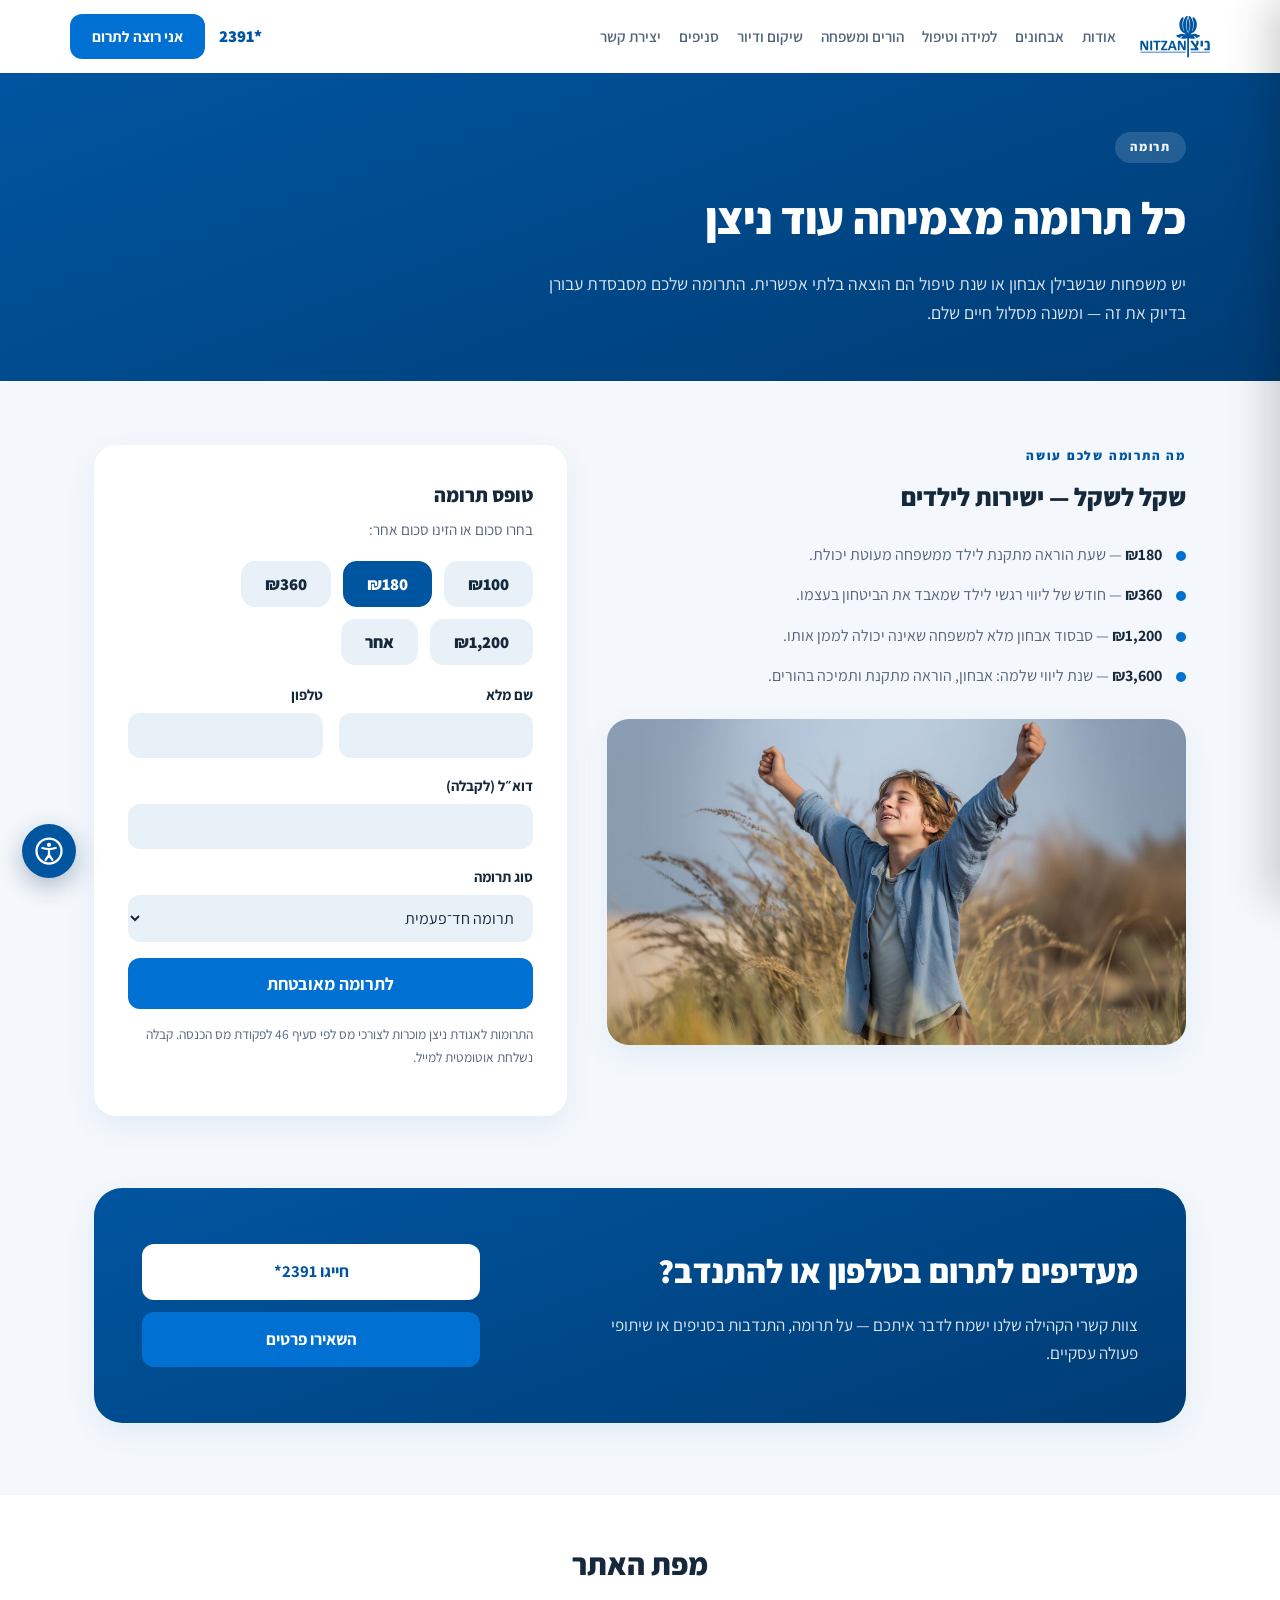
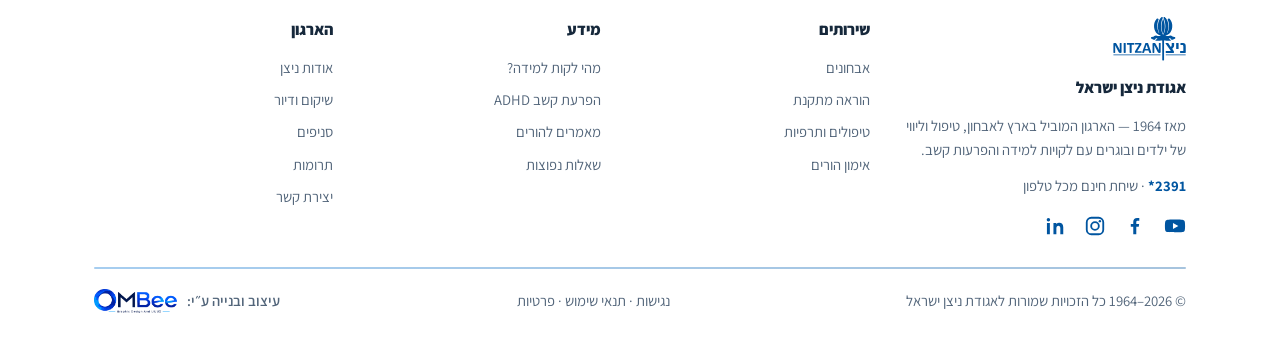
<file: web/donate.html>
<!DOCTYPE html>
<html lang="he" dir="rtl">
<head>
<meta charset="utf-8">
<meta name="viewport" content="width=device-width, initial-scale=1">
<title>תרומה — אגודת ניצן ישראל</title>
<link rel="icon" href="images/favicon-32.png">
<link rel="preconnect" href="https://fonts.googleapis.com">
<link rel="stylesheet" href="https://fonts.googleapis.com/css2?family=Assistant:wght@400;600;700;800&display=swap">
<link rel="stylesheet" href="style.css">
<script src="site.js" defer></script>
</head>
<body>

<header class="topbar">
  <div class="wrap topbar-inner">
    <button class="burger" aria-label="פתיחת תפריט" onclick="document.body.classList.add('drawer-open')">
      <svg width="26" height="26" viewBox="0 0 24 24" fill="none" stroke="currentColor" stroke-width="2.4" stroke-linecap="round"><path d="M3 6h18M3 12h18M3 18h18"/></svg>
    </button>
    <a class="logo" href="index.html">
      <img src="images/logo-blue.svg" alt="ניצן — אגודה לקידום ילדים ובוגרים עם לקויות למידה">
    </a>
    <nav class="nav" aria-label="ניווט ראשי">
      <a href="about.html">אודות</a>
      <a href="diagnostics.html">אבחונים</a>
      <a href="therapy.html">למידה וטיפול</a>
      <a href="parents.html">הורים ומשפחה</a>
      <a href="housing.html">שיקום ודיור</a>
      <a href="branches.html">סניפים</a>
      <a href="contact.html">יצירת קשר</a>
    </nav>
    <div class="topbar-actions">
      <a class="phone" href="tel:*2391" dir="ltr">2391*</a>
      <a class="btn btn-accent" href="donate.html">אני רוצה לתרום</a>
    </div>
  </div>
</header>

<div class="drawer-overlay" onclick="document.body.classList.remove('drawer-open')"></div>
<aside class="drawer" aria-label="תפריט ראשי">
  <div class="drawer-head">
    <a href="index.html" aria-label="לדף הראשי"><img src="images/logo-blue.svg" alt="ניצן"></a>
    <button class="drawer-close" aria-label="סגירת תפריט" onclick="document.body.classList.remove('drawer-open')">
      <svg width="22" height="22" viewBox="0 0 24 24" fill="none" stroke="currentColor" stroke-width="2.4" stroke-linecap="round"><path d="M5 5l14 14M19 5L5 19"/></svg>
    </button>
  </div>
  <nav class="drawer-nav">
    <a href="about.html">אודות</a>
    <a href="diagnostics.html">אבחונים</a>
    <a href="therapy.html">למידה וטיפול</a>
    <a href="parents.html">הורים ומשפחה</a>
    <a href="housing.html">שיקום ודיור</a>
    <a href="branches.html">סניפים</a>
    <a href="contact.html">יצירת קשר</a>
  </nav>
  <div class="drawer-cta">
    <a class="btn btn-ghost" href="tel:*2391">חיוג חינם <span dir="ltr">2391*</span></a>
    <a class="btn btn-accent" href="donate.html">אני רוצה לתרום</a>
  </div>
</aside>

<section class="page-hero">
  <div class="wrap">
    <span class="kicker-light">תרומה</span>
    <h1>כל תרומה מצמיחה עוד ניצן</h1>
    <p>יש משפחות שבשבילן אבחון או שנת טיפול הם הוצאה בלתי אפשרית. התרומה שלכם מסבסדת עבורן בדיוק את זה — ומשנה מסלול חיים שלם.</p>
  </div>
</section>

<section class="section pad-bottom">
  <div class="wrap">
    <div class="split">
      <div>
        <span class="kicker">מה התרומה שלכם עושה</span>
        <h2 style="margin-bottom:24px;">שקל לשקל — ישירות לילדים</h2>
        <ul class="impact">
          <li><div><b>₪180</b> — שעת הוראה מתקנת לילד ממשפחה מעוטת יכולת.</div></li>
          <li><div><b>₪360</b> — חודש של ליווי רגשי לילד שמאבד את הביטחון בעצמו.</div></li>
          <li><div><b>₪1,200</b> — סבסוד אבחון מלא למשפחה שאינה יכולה לממן אותו.</div></li>
          <li><div><b>₪3,600</b> — שנת ליווי שלמה: אבחון, הוראה מתקנת ותמיכה בהורים.</div></li>
        </ul>
        <div class="photo-frame" style="margin-top:30px;">
          <img src="images/difficulty-to-strength.jpg" alt="הופכים את הקושי לכוח — ילדים בפעילות של ניצן">
        </div>
      </div>
      <div class="form-card">
        <h3 style="margin-bottom:6px;">טופס תרומה</h3>
        <p style="margin:0 0 10px; color:var(--muted); font-size:0.95rem;">בחרו סכום או הזינו סכום אחר:</p>
        <div class="amounts">
          <button class="amount" type="button">₪100</button>
          <button class="amount selected" type="button">₪180</button>
          <button class="amount" type="button">₪360</button>
          <button class="amount" type="button">₪1,200</button>
          <button class="amount" type="button">אחר</button>
        </div>
        <form class="form-grid" style="margin-top:18px;">
          <div class="field">
            <label for="d-name">שם מלא</label>
            <input id="d-name" type="text" autocomplete="name">
          </div>
          <div class="field">
            <label for="d-phone">טלפון</label>
            <input id="d-phone" type="tel" autocomplete="tel">
          </div>
          <div class="field full">
            <label for="d-email">דוא״ל (לקבלה)</label>
            <input id="d-email" type="email" autocomplete="email">
          </div>
          <div class="field full">
            <label for="d-type">סוג תרומה</label>
            <select id="d-type">
              <option>תרומה חד־פעמית</option>
              <option>תרומה חודשית קבועה</option>
              <option>תרומה לזכר / לכבוד</option>
            </select>
          </div>
          <div class="field full">
            <button class="btn btn-accent" type="button" style="width:100%; font-size:1.1rem; padding:14px;">לתרומה מאובטחת</button>
          </div>
        </form>
        <p class="form-note">התרומות לאגודת ניצן מוכרות לצורכי מס לפי סעיף 46 לפקודת מס הכנסה. קבלה נשלחת אוטומטית למייל.</p>
      </div>
    </div>
  </div>
</section>

<section class="cta-band" style="padding-top:0;">
  <div class="wrap">
    <div class="cta-box">
      <div>
        <h2>מעדיפים לתרום בטלפון או להתנדב?</h2>
        <p>צוות קשרי הקהילה שלנו ישמח לדבר איתכם — על תרומה, התנדבות בסניפים או שיתופי פעולה עסקיים.</p>
      </div>
      <div class="cta-actions">
        <a class="btn btn-light" href="tel:*2391">חייגו 2391*</a>
        <a class="btn btn-accent" href="contact.html">השאירו פרטים</a>
      </div>
    </div>
  </div>
</section>

<footer>
  <div class="wrap">
    <h2 class="footer-title">מפת האתר</h2>
    <div class="footer-grid">
      <div>
        <img class="footer-logo" src="images/logo-blue.svg" alt="אגודת ניצן ישראל">
        <h4>אגודת ניצן ישראל</h4>
        <p style="margin:0;">מאז 1964 — הארגון המוביל בארץ לאבחון, טיפול וליווי של ילדים ובוגרים עם לקויות למידה והפרעות קשב.</p>
        <p style="margin:12px 0 0;"><b style="color:var(--brand);" dir="ltr">*2391</b> · שיחת חינם מכל טלפון</p>
        <div class="socials">
          <a href="https://www.youtube.com/@agudatnitzan" target="_blank" rel="noopener" aria-label="יוטיוב"><svg viewBox="0 0 24 24" aria-hidden="true"><path d="M23 12s0-3.3-.4-4.8a2.5 2.5 0 0 0-1.8-1.8C19.3 5 12 5 12 5s-7.3 0-8.8.4A2.5 2.5 0 0 0 1.4 7.2C1 8.7 1 12 1 12s0 3.3.4 4.8a2.5 2.5 0 0 0 1.8 1.8C4.7 19 12 19 12 19s7.3 0 8.8-.4a2.5 2.5 0 0 0 1.8-1.8C23 15.3 23 12 23 12zM9.8 15.2V8.8L15.7 12z"/></svg></a>
          <a href="https://www.facebook.com/nitzancenter" target="_blank" rel="noopener" aria-label="פייסבוק"><svg viewBox="0 0 24 24" aria-hidden="true"><path d="M13.4 21v-8.2h2.7l.4-3.1h-3.1V7.7c0-.9.3-1.5 1.6-1.5h1.7V3.4c-.3 0-1.3-.1-2.5-.1-2.5 0-4.1 1.5-4.1 4.2v2.3H7.4v3.1h2.7V21z"/></svg></a>
          <a href="https://www.instagram.com/agudat_nitzan" target="_blank" rel="noopener" aria-label="אינסטגרם"><svg viewBox="0 0 24 24" aria-hidden="true"><rect x="3" y="3" width="18" height="18" rx="5" fill="none" stroke="currentColor" stroke-width="2"/><circle cx="12" cy="12" r="4.2" fill="none" stroke="currentColor" stroke-width="2"/><circle cx="17.3" cy="6.7" r="1.3"/></svg></a>
          <a href="https://www.linkedin.com/company/nitzan" target="_blank" rel="noopener" aria-label="לינקדאין"><svg viewBox="0 0 24 24" aria-hidden="true"><path d="M6.4 8.6H3.2V21h3.2zM4.8 3.2a1.9 1.9 0 1 0 1.9 1.9 1.9 1.9 0 0 0-1.9-1.9zM21 13.4c0-3.4-1.8-5-4.2-5a3.7 3.7 0 0 0-3.3 1.6V8.6h-3.2V21h3.2v-6.5c0-1.7.8-2.7 2.2-2.7s2.1 1 2.1 2.7V21H21z"/></svg></a>
        </div>
      </div>
      <div>
        <h4>שירותים</h4>
        <ul>
          <li><a href="diagnostics.html">אבחונים</a></li>
          <li><a href="therapy.html">הוראה מתקנת</a></li>
          <li><a href="therapy.html">טיפולים ותרפיות</a></li>
          <li><a href="parents.html">אימון הורים</a></li>
        </ul>
      </div>
      <div>
        <h4>מידע</h4>
        <ul>
          <li><a href="parents.html#articles">מהי לקות למידה?</a></li>
          <li><a href="parents.html#articles">הפרעת קשב ADHD</a></li>
          <li><a href="parents.html#articles">מאמרים להורים</a></li>
          <li><a href="diagnostics.html#faq">שאלות נפוצות</a></li>
        </ul>
      </div>
      <div>
        <h4>הארגון</h4>
        <ul>
          <li><a href="about.html">אודות ניצן</a></li>
          <li><a href="housing.html">שיקום ודיור</a></li>
          <li><a href="branches.html">סניפים</a></li>
          <li><a href="donate.html">תרומות</a></li>
          <li><a href="contact.html">יצירת קשר</a></li>
        </ul>
      </div>
    </div>
    <div class="footer-bottom">
      <span>© <span dir="ltr">1964–2026</span> כל הזכויות שמורות לאגודת ניצן ישראל</span>
      <span><a href="accessibility.html">נגישות</a> · <a href="terms.html">תנאי שימוש</a> · <a href="privacy.html">פרטיות</a></span>
      <a class="credit" href="https://ombee.co.il" target="_blank" rel="noopener">עיצוב ובנייה ע״י: <img src="images/ombee-logo.png" alt="OMBee — Graphic Design And UI/UX"></a>
    </div>
  </div>
</footer>

</body>
</html>
</file>
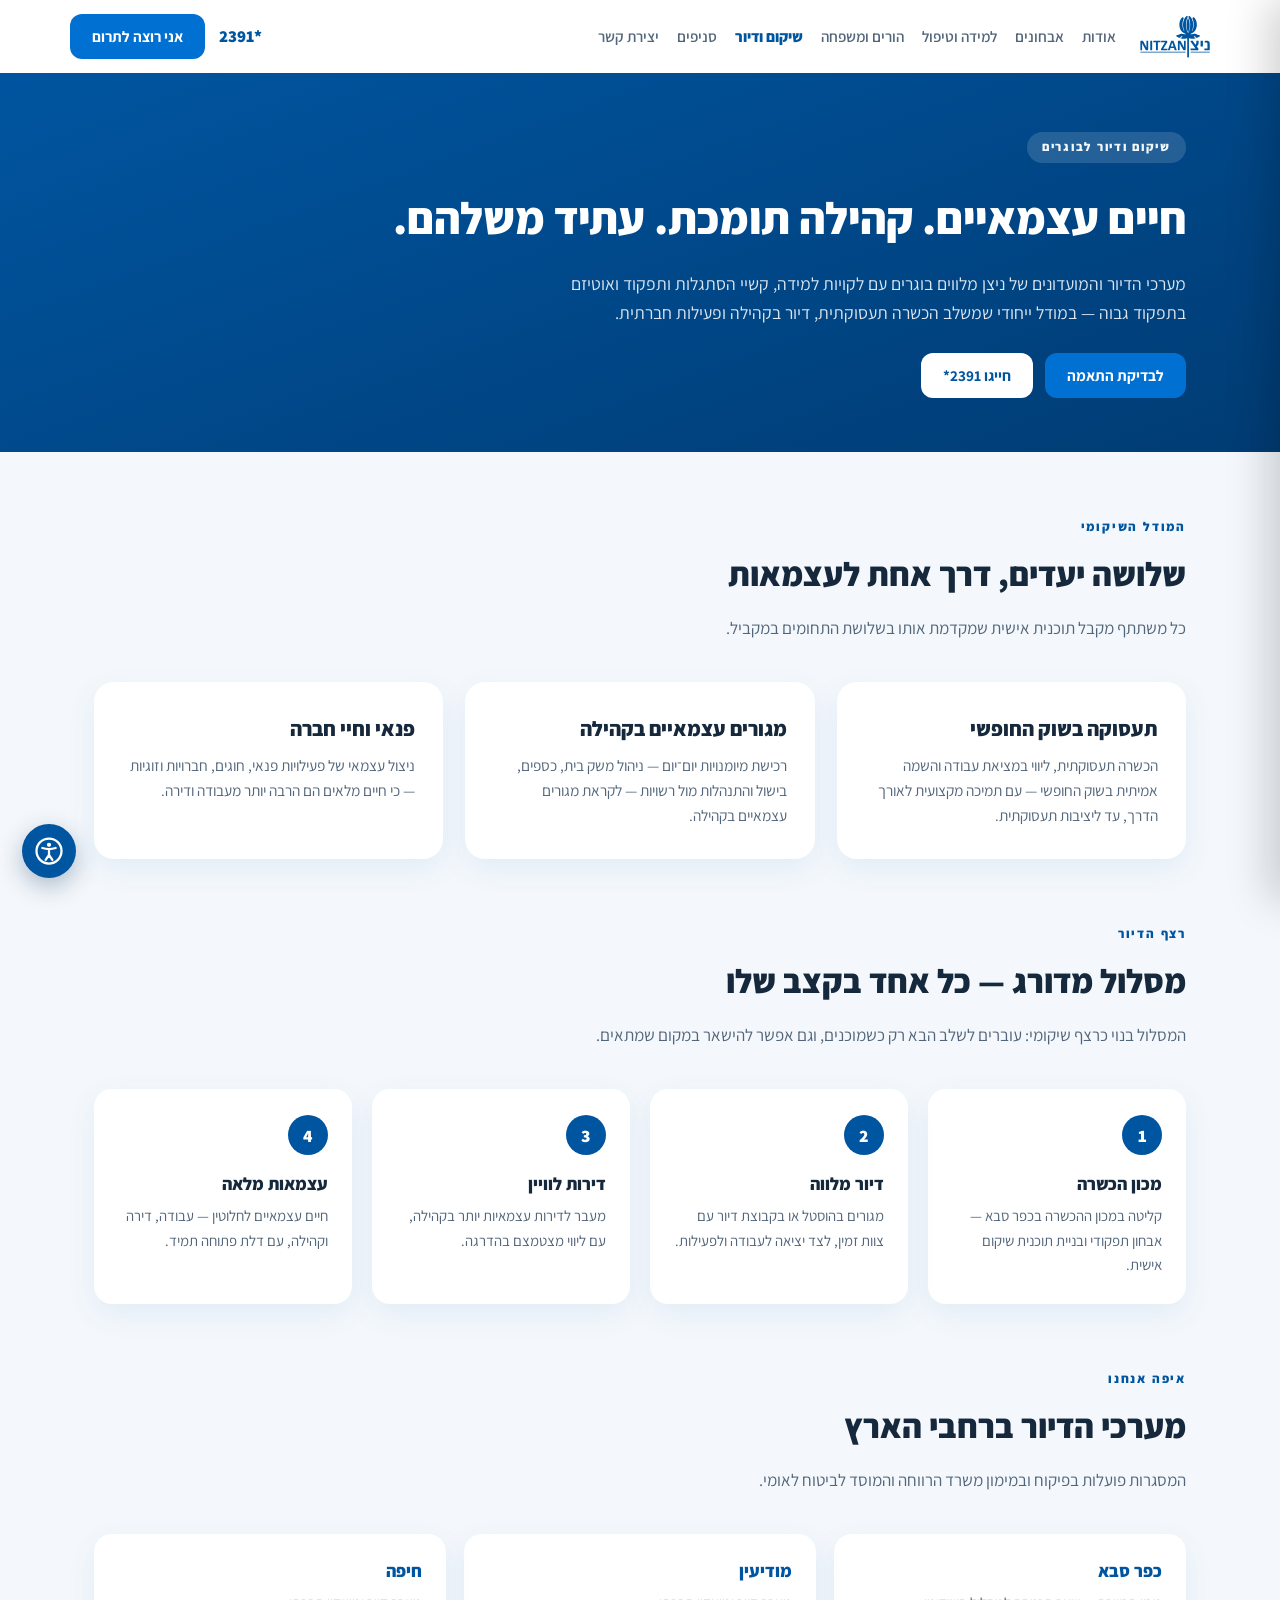
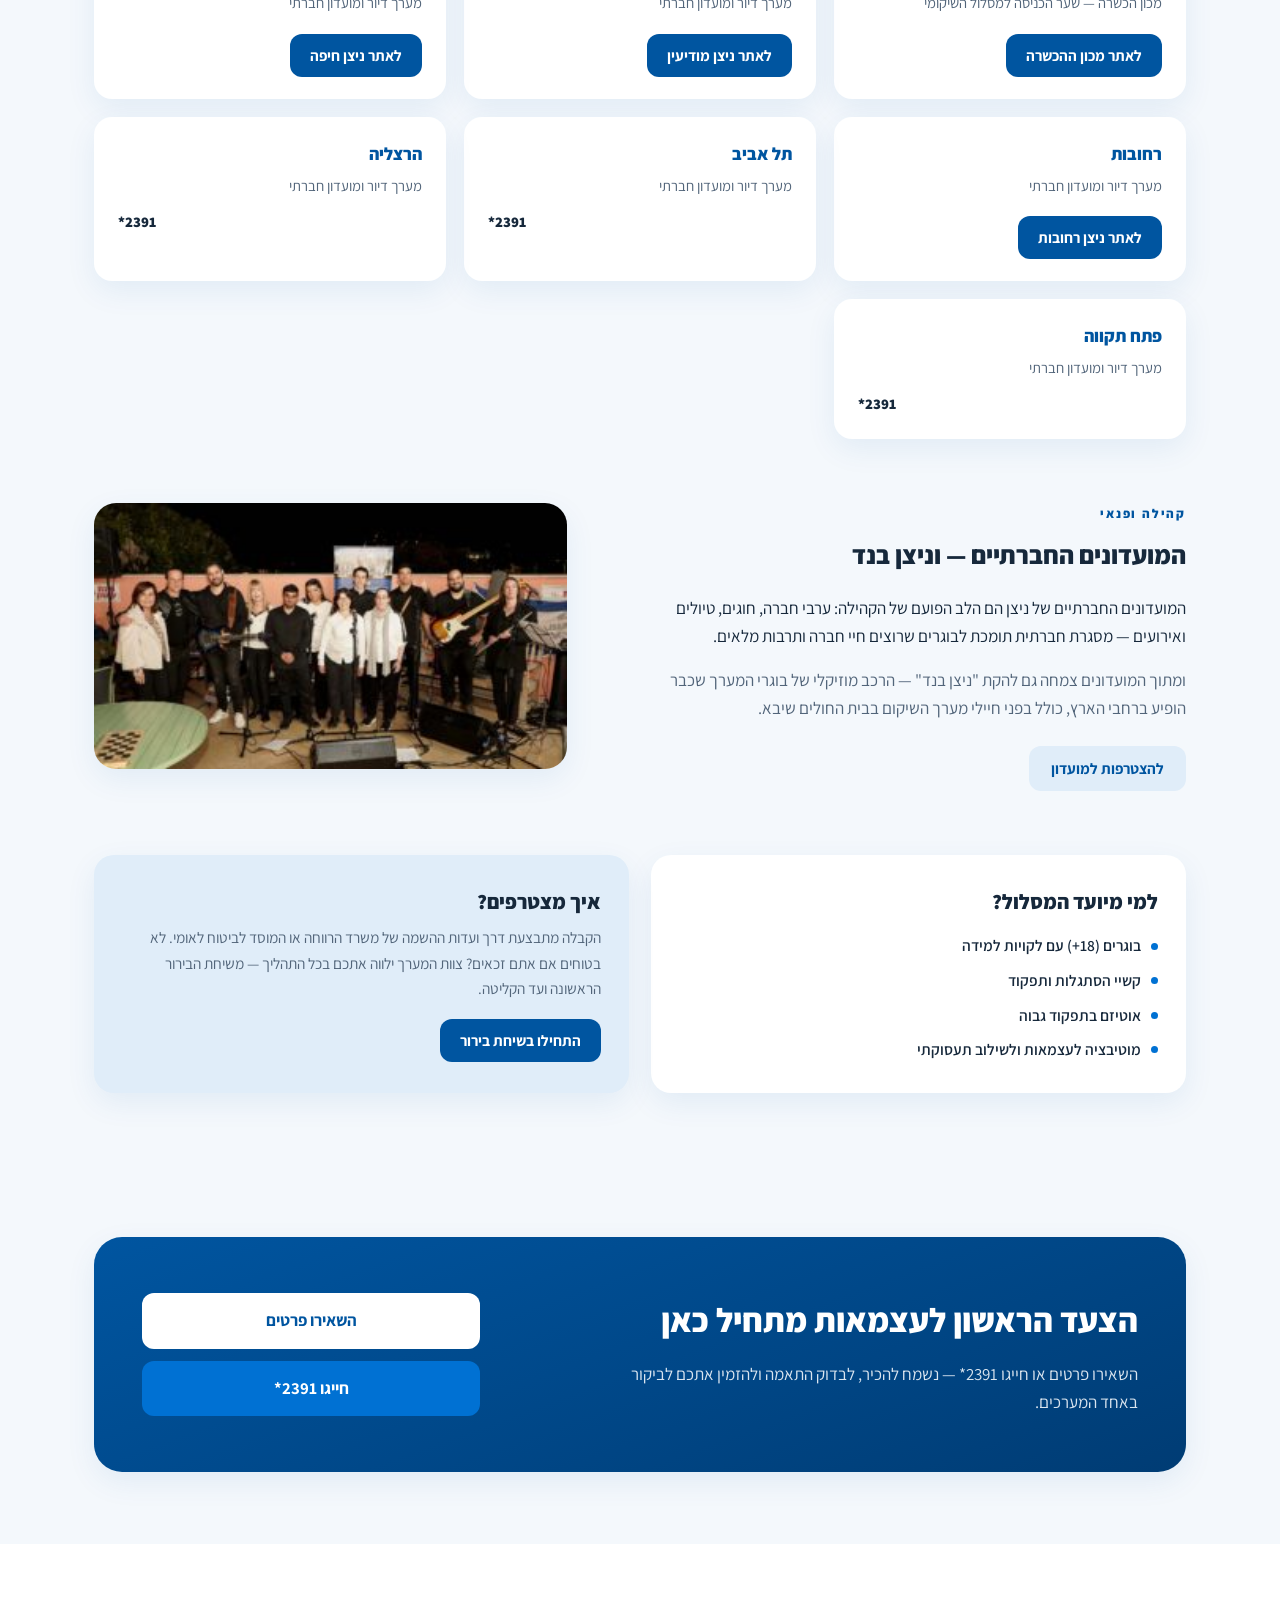
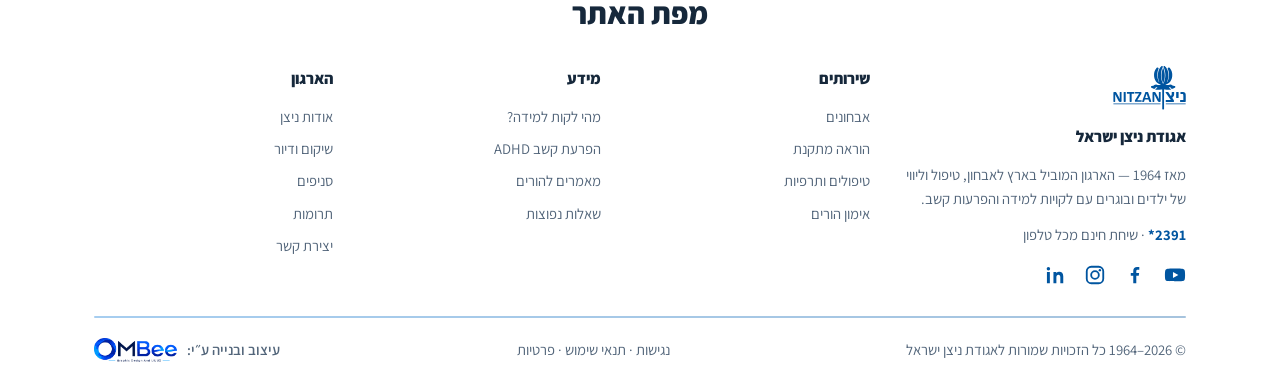
<file: web/housing.html>
<!DOCTYPE html>
<html lang="he" dir="rtl">
<head>
<meta charset="utf-8">
<meta name="viewport" content="width=device-width, initial-scale=1">
<title>שיקום ודיור לבוגרים — אגודת ניצן ישראל</title>
<link rel="icon" href="images/favicon-32.png">
<link rel="preconnect" href="https://fonts.googleapis.com">
<link rel="stylesheet" href="https://fonts.googleapis.com/css2?family=Assistant:wght@400;600;700;800&display=swap">
<link rel="stylesheet" href="style.css">
<script src="site.js" defer></script>
</head>
<body>

<header class="topbar">
  <div class="wrap topbar-inner">
    <button class="burger" aria-label="פתיחת תפריט" onclick="document.body.classList.add('drawer-open')">
      <svg width="26" height="26" viewBox="0 0 24 24" fill="none" stroke="currentColor" stroke-width="2.4" stroke-linecap="round"><path d="M3 6h18M3 12h18M3 18h18"/></svg>
    </button>
    <a class="logo" href="index.html">
      <img src="images/logo-blue.svg" alt="ניצן — אגודה לקידום ילדים ובוגרים עם לקויות למידה">
    </a>
    <nav class="nav" aria-label="ניווט ראשי">
      <a href="about.html">אודות</a>
      <a href="diagnostics.html">אבחונים</a>
      <a href="therapy.html">למידה וטיפול</a>
      <a href="parents.html">הורים ומשפחה</a>
      <a href="housing.html" class="active">שיקום ודיור</a>
      <a href="branches.html">סניפים</a>
      <a href="contact.html">יצירת קשר</a>
    </nav>
    <div class="topbar-actions">
      <a class="phone" href="tel:*2391" dir="ltr">2391*</a>
      <a class="btn btn-accent" href="donate.html">אני רוצה לתרום</a>
    </div>
  </div>
</header>

<div class="drawer-overlay" onclick="document.body.classList.remove('drawer-open')"></div>
<aside class="drawer" aria-label="תפריט ראשי">
  <div class="drawer-head">
    <a href="index.html" aria-label="לדף הראשי"><img src="images/logo-blue.svg" alt="ניצן"></a>
    <button class="drawer-close" aria-label="סגירת תפריט" onclick="document.body.classList.remove('drawer-open')">
      <svg width="22" height="22" viewBox="0 0 24 24" fill="none" stroke="currentColor" stroke-width="2.4" stroke-linecap="round"><path d="M5 5l14 14M19 5L5 19"/></svg>
    </button>
  </div>
  <nav class="drawer-nav">
    <a href="about.html">אודות</a>
    <a href="diagnostics.html">אבחונים</a>
    <a href="therapy.html">למידה וטיפול</a>
    <a href="parents.html">הורים ומשפחה</a>
    <a href="housing.html" class="active">שיקום ודיור</a>
    <a href="branches.html">סניפים</a>
    <a href="contact.html">יצירת קשר</a>
  </nav>
  <div class="drawer-cta">
    <a class="btn btn-ghost" href="tel:*2391">חיוג חינם <span dir="ltr">2391*</span></a>
    <a class="btn btn-accent" href="donate.html">אני רוצה לתרום</a>
  </div>
</aside>

<section class="page-hero">
  <div class="wrap">
    <span class="kicker-light">שיקום ודיור לבוגרים</span>
    <h1>חיים עצמאיים. קהילה תומכת. עתיד משלהם.</h1>
    <p>מערכי הדיור והמועדונים של ניצן מלווים בוגרים עם לקויות למידה, קשיי הסתגלות ותפקוד ואוטיזם בתפקוד גבוה — במודל ייחודי שמשלב הכשרה תעסוקתית, דיור בקהילה ופעילות חברתית.</p>
    <div class="hero-actions">
      <a class="btn btn-accent" href="contact.html">לבדיקת התאמה</a>
      <a class="btn btn-light" href="tel:*2391">חייגו 2391*</a>
    </div>
  </div>
</section>

<section class="section">
  <div class="wrap">
    <div class="section-head">
      <span class="kicker">המודל השיקומי</span>
      <h2>שלושה יעדים, דרך אחת לעצמאות</h2>
      <p>כל משתתף מקבל תוכנית אישית שמקדמת אותו בשלושת התחומים במקביל.</p>
    </div>
    <div class="cards">
      <div class="card">
        <h3>תעסוקה בשוק החופשי</h3>
        <p class="body">הכשרה תעסוקתית, ליווי במציאת עבודה והשמה אמיתית בשוק החופשי — עם תמיכה מקצועית לאורך הדרך, עד ליציבות תעסוקתית.</p>
      </div>
      <div class="card">
        <h3>מגורים עצמאיים בקהילה</h3>
        <p class="body">רכישת מיומנויות יום־יום — ניהול משק בית, כספים, בישול והתנהלות מול רשויות — לקראת מגורים עצמאיים בקהילה.</p>
      </div>
      <div class="card">
        <h3>פנאי וחיי חברה</h3>
        <p class="body">ניצול עצמאי של פעילויות פנאי, חוגים, חברויות וזוגיות — כי חיים מלאים הם הרבה יותר מעבודה ודירה.</p>
      </div>
    </div>
  </div>
</section>

<section class="section">
  <div class="wrap">
    <div class="section-head">
      <span class="kicker">רצף הדיור</span>
      <h2>מסלול מדורג — כל אחד בקצב שלו</h2>
      <p>המסלול בנוי כרצף שיקומי: עוברים לשלב הבא רק כשמוכנים, וגם אפשר להישאר במקום שמתאים.</p>
    </div>
    <div class="steps">
      <div class="step">
        <h3>מכון הכשרה</h3>
        <p>קליטה במכון ההכשרה בכפר סבא — אבחון תפקודי ובניית תוכנית שיקום אישית.</p>
      </div>
      <div class="step">
        <h3>דיור מלווה</h3>
        <p>מגורים בהוסטל או בקבוצת דיור עם צוות זמין, לצד יציאה לעבודה ולפעילות.</p>
      </div>
      <div class="step">
        <h3>דירות לוויין</h3>
        <p>מעבר לדירות עצמאיות יותר בקהילה, עם ליווי מצטמצם בהדרגה.</p>
      </div>
      <div class="step">
        <h3>עצמאות מלאה</h3>
        <p>חיים עצמאיים לחלוטין — עבודה, דירה וקהילה, עם דלת פתוחה תמיד.</p>
      </div>
    </div>
  </div>
</section>

<section class="section">
  <div class="wrap">
    <div class="section-head">
      <span class="kicker">איפה אנחנו</span>
      <h2>מערכי הדיור ברחבי הארץ</h2>
      <p>המסגרות פועלות בפיקוח ובמימון משרד הרווחה והמוסד לביטוח לאומי.</p>
    </div>
    <div class="branch-grid">
      <div class="branch"><h4>כפר סבא</h4><p>מכון הכשרה — שער הכניסה למסלול השיקומי</p><a class="more" href="https://www.nitzan-onim.org/" target="_blank" rel="noopener">לאתר מכון ההכשרה</a></div>
      <div class="branch"><h4>מודיעין</h4><p>מערך דיור ומועדון חברתי</p><a class="more" href="https://www.nitzan-diur-modiin.org/" target="_blank" rel="noopener">לאתר ניצן מודיעין</a></div>
      <div class="branch"><h4>חיפה</h4><p>מערך דיור ומועדון חברתי</p><a class="more" href="https://nitzan-haifa.com/community-housing/" target="_blank" rel="noopener">לאתר ניצן חיפה</a></div>
      <div class="branch"><h4>רחובות</h4><p>מערך דיור ומועדון חברתי</p><a class="more" href="https://www.nitzan-rehovot.org/" target="_blank" rel="noopener">לאתר ניצן רחובות</a></div>
      <div class="branch"><h4>תל אביב</h4><p>מערך דיור ומועדון חברתי</p><p class="branch-phone" dir="ltr">*2391</p></div>
      <div class="branch"><h4>הרצליה</h4><p>מערך דיור ומועדון חברתי</p><p class="branch-phone" dir="ltr">*2391</p></div>
      <div class="branch"><h4>פתח תקווה</h4><p>מערך דיור ומועדון חברתי</p><p class="branch-phone" dir="ltr">*2391</p></div>
    </div>
  </div>
</section>

<section class="section">
  <div class="wrap">
    <div class="split">
      <div class="prose">
        <span class="kicker">קהילה ופנאי</span>
        <h2 style="margin-bottom:18px;">המועדונים החברתיים — וניצן בנד</h2>
        <p>המועדונים החברתיים של ניצן הם הלב הפועם של הקהילה: ערבי חברה, חוגים, טיולים ואירועים — מסגרת חברתית תומכת לבוגרים שרוצים חיי חברה ותרבות מלאים.</p>
        <p class="muted">ומתוך המועדונים צמחה גם להקת "ניצן בנד" — הרכב מוזיקלי של בוגרי המערך שכבר הופיע ברחבי הארץ, כולל בפני חיילי מערך השיקום בבית החולים שיבא.</p>
        <a class="btn btn-ghost" href="contact.html" style="margin-top:8px;">להצטרפות למועדון</a>
      </div>
      <div class="photo-frame">
        <img src="images/nitzan-band.jpg" alt="להקת ניצן בנד בהופעה">
      </div>
    </div>
  </div>
</section>

<section class="section pad-bottom">
  <div class="wrap">
    <div class="cards cols-2">
      <div class="card">
        <h3>למי מיועד המסלול?</h3>
        <ul style="margin-top:14px;">
          <li>בוגרים (18+) עם לקויות למידה</li>
          <li>קשיי הסתגלות ותפקוד</li>
          <li>אוטיזם בתפקוד גבוה</li>
          <li>מוטיבציה לעצמאות ולשילוב תעסוקתי</li>
        </ul>
      </div>
      <div class="card" style="background: var(--brand-soft);">
        <h3>איך מצטרפים?</h3>
        <p class="body">הקבלה מתבצעת דרך ועדות ההשמה של משרד הרווחה או המוסד לביטוח לאומי. לא בטוחים אם אתם זכאים? צוות המערך ילווה אתכם בכל התהליך — משיחת הבירור הראשונה ועד הקליטה.</p>
        <a class="more" href="contact.html">התחילו בשיחת בירור</a>
      </div>
    </div>
  </div>
</section>

<section class="cta-band">
  <div class="wrap">
    <div class="cta-box">
      <div>
        <h2>הצעד הראשון לעצמאות מתחיל כאן</h2>
        <p>השאירו פרטים או חייגו 2391* — נשמח להכיר, לבדוק התאמה ולהזמין אתכם לביקור באחד המערכים.</p>
      </div>
      <div class="cta-actions">
        <a class="btn btn-light" href="contact.html">השאירו פרטים</a>
        <a class="btn btn-accent" href="tel:*2391">חייגו 2391*</a>
      </div>
    </div>
  </div>
</section>

<footer>
  <div class="wrap">
    <h2 class="footer-title">מפת האתר</h2>
    <div class="footer-grid">
      <div>
        <img class="footer-logo" src="images/logo-blue.svg" alt="אגודת ניצן ישראל">
        <h4>אגודת ניצן ישראל</h4>
        <p style="margin:0;">מאז 1964 — הארגון המוביל בארץ לאבחון, טיפול וליווי של ילדים ובוגרים עם לקויות למידה והפרעות קשב.</p>
        <p style="margin:12px 0 0;"><b style="color:var(--brand);" dir="ltr">*2391</b> · שיחת חינם מכל טלפון</p>
        <div class="socials">
          <a href="https://www.youtube.com/@agudatnitzan" target="_blank" rel="noopener" aria-label="יוטיוב"><svg viewBox="0 0 24 24" aria-hidden="true"><path d="M23 12s0-3.3-.4-4.8a2.5 2.5 0 0 0-1.8-1.8C19.3 5 12 5 12 5s-7.3 0-8.8.4A2.5 2.5 0 0 0 1.4 7.2C1 8.7 1 12 1 12s0 3.3.4 4.8a2.5 2.5 0 0 0 1.8 1.8C4.7 19 12 19 12 19s7.3 0 8.8-.4a2.5 2.5 0 0 0 1.8-1.8C23 15.3 23 12 23 12zM9.8 15.2V8.8L15.7 12z"/></svg></a>
          <a href="https://www.facebook.com/nitzancenter" target="_blank" rel="noopener" aria-label="פייסבוק"><svg viewBox="0 0 24 24" aria-hidden="true"><path d="M13.4 21v-8.2h2.7l.4-3.1h-3.1V7.7c0-.9.3-1.5 1.6-1.5h1.7V3.4c-.3 0-1.3-.1-2.5-.1-2.5 0-4.1 1.5-4.1 4.2v2.3H7.4v3.1h2.7V21z"/></svg></a>
          <a href="https://www.instagram.com/agudat_nitzan" target="_blank" rel="noopener" aria-label="אינסטגרם"><svg viewBox="0 0 24 24" aria-hidden="true"><rect x="3" y="3" width="18" height="18" rx="5" fill="none" stroke="currentColor" stroke-width="2"/><circle cx="12" cy="12" r="4.2" fill="none" stroke="currentColor" stroke-width="2"/><circle cx="17.3" cy="6.7" r="1.3"/></svg></a>
          <a href="https://www.linkedin.com/company/nitzan" target="_blank" rel="noopener" aria-label="לינקדאין"><svg viewBox="0 0 24 24" aria-hidden="true"><path d="M6.4 8.6H3.2V21h3.2zM4.8 3.2a1.9 1.9 0 1 0 1.9 1.9 1.9 1.9 0 0 0-1.9-1.9zM21 13.4c0-3.4-1.8-5-4.2-5a3.7 3.7 0 0 0-3.3 1.6V8.6h-3.2V21h3.2v-6.5c0-1.7.8-2.7 2.2-2.7s2.1 1 2.1 2.7V21H21z"/></svg></a>
        </div>
      </div>
      <div>
        <h4>שירותים</h4>
        <ul>
          <li><a href="diagnostics.html">אבחונים</a></li>
          <li><a href="therapy.html">הוראה מתקנת</a></li>
          <li><a href="therapy.html">טיפולים ותרפיות</a></li>
          <li><a href="parents.html">אימון הורים</a></li>
        </ul>
      </div>
      <div>
        <h4>מידע</h4>
        <ul>
          <li><a href="parents.html#articles">מהי לקות למידה?</a></li>
          <li><a href="parents.html#articles">הפרעת קשב ADHD</a></li>
          <li><a href="parents.html#articles">מאמרים להורים</a></li>
          <li><a href="diagnostics.html#faq">שאלות נפוצות</a></li>
        </ul>
      </div>
      <div>
        <h4>הארגון</h4>
        <ul>
          <li><a href="about.html">אודות ניצן</a></li>
          <li><a href="housing.html">שיקום ודיור</a></li>
          <li><a href="branches.html">סניפים</a></li>
          <li><a href="donate.html">תרומות</a></li>
          <li><a href="contact.html">יצירת קשר</a></li>
        </ul>
      </div>
    </div>
    <div class="footer-bottom">
      <span>© <span dir="ltr">1964–2026</span> כל הזכויות שמורות לאגודת ניצן ישראל</span>
      <span><a href="accessibility.html">נגישות</a> · <a href="terms.html">תנאי שימוש</a> · <a href="privacy.html">פרטיות</a></span>
      <a class="credit" href="https://ombee.co.il" target="_blank" rel="noopener">עיצוב ובנייה ע״י: <img src="images/ombee-logo.png" alt="OMBee — Graphic Design And UI/UX"></a>
    </div>
  </div>
</footer>

</body>
</html>
</file>
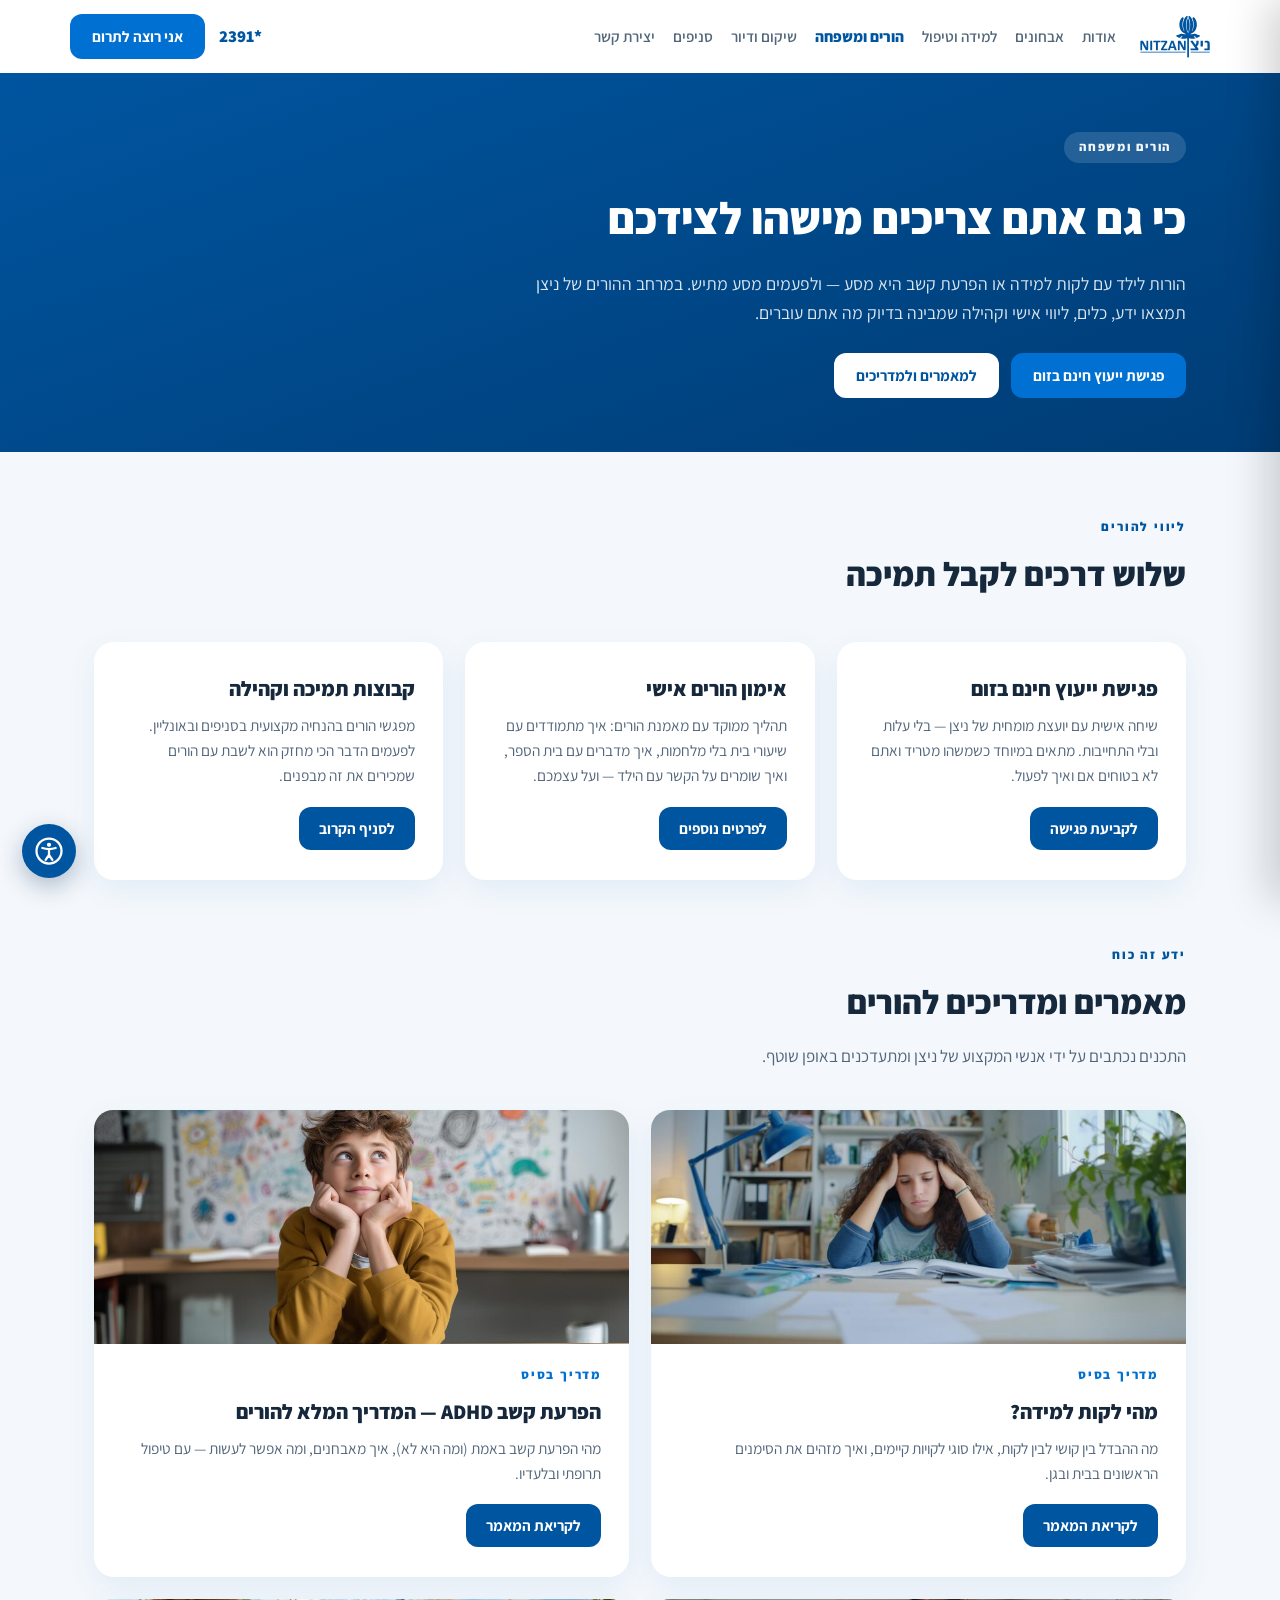
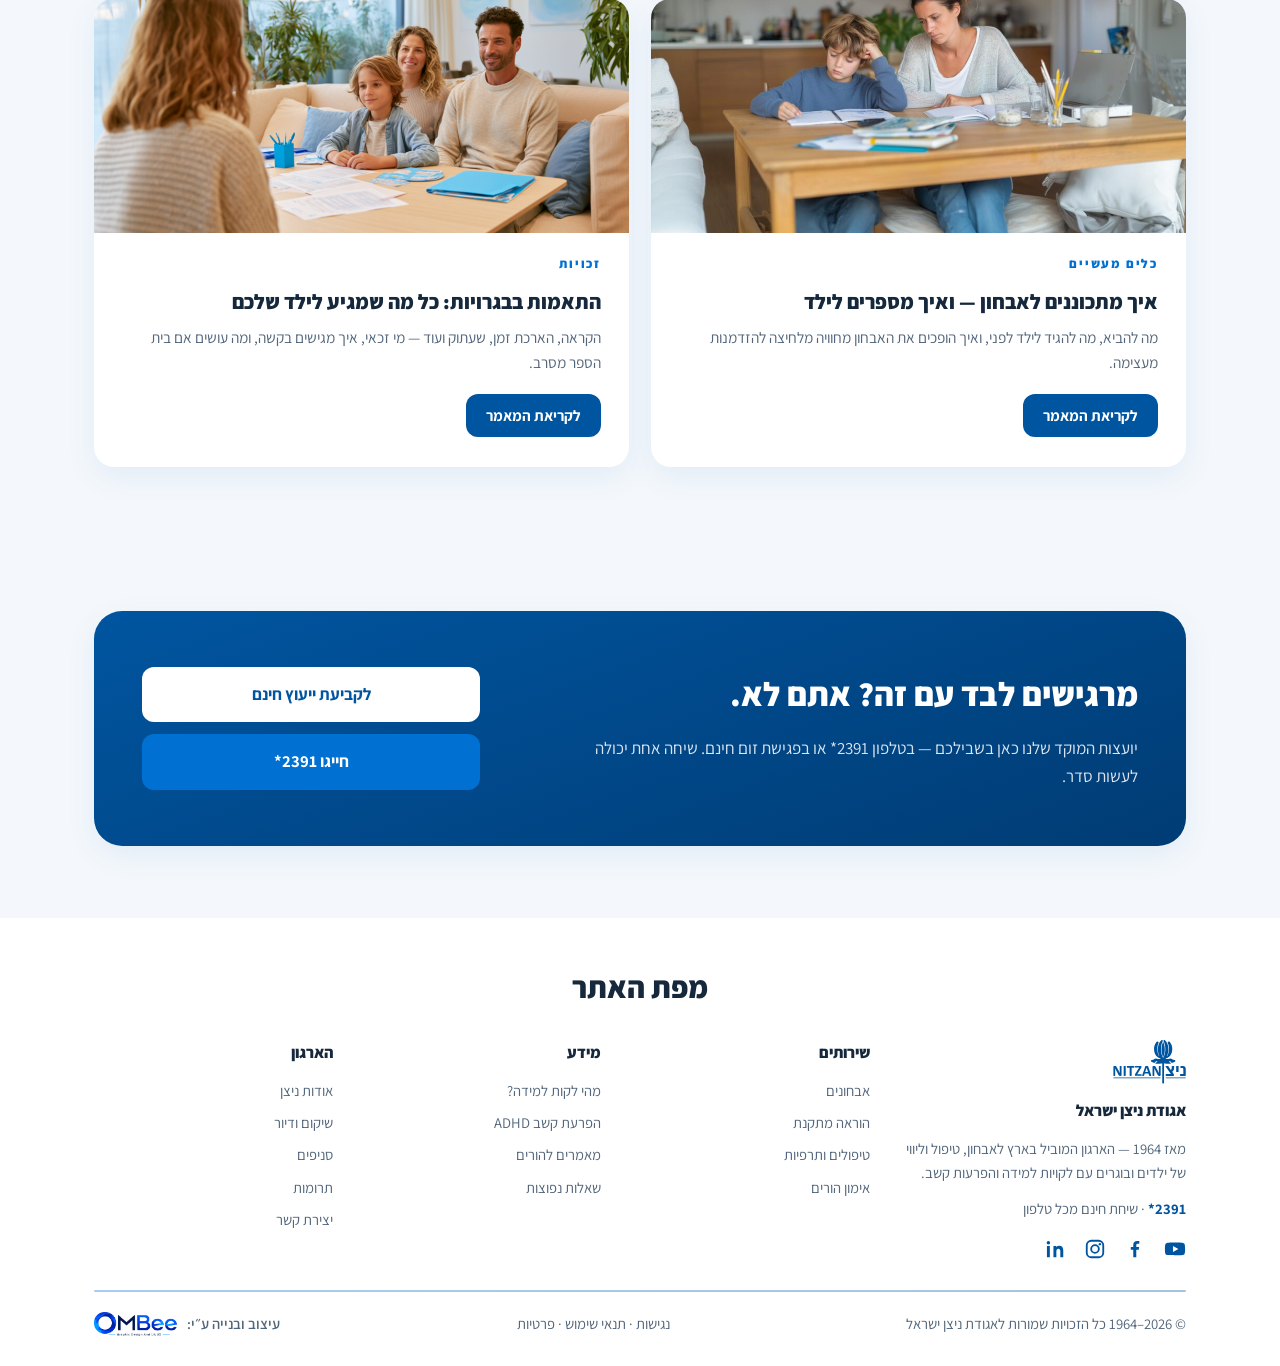
<file: web/parents.html>
<!DOCTYPE html>
<html lang="he" dir="rtl">
<head>
<meta charset="utf-8">
<meta name="viewport" content="width=device-width, initial-scale=1">
<title>הורים ומשפחה — אגודת ניצן ישראל</title>
<link rel="icon" href="images/favicon-32.png">
<link rel="preconnect" href="https://fonts.googleapis.com">
<link rel="stylesheet" href="https://fonts.googleapis.com/css2?family=Assistant:wght@400;600;700;800&display=swap">
<link rel="stylesheet" href="style.css">
<script src="site.js" defer></script>
</head>
<body>

<header class="topbar">
  <div class="wrap topbar-inner">
    <button class="burger" aria-label="פתיחת תפריט" onclick="document.body.classList.add('drawer-open')">
      <svg width="26" height="26" viewBox="0 0 24 24" fill="none" stroke="currentColor" stroke-width="2.4" stroke-linecap="round"><path d="M3 6h18M3 12h18M3 18h18"/></svg>
    </button>
    <a class="logo" href="index.html">
      <img src="images/logo-blue.svg" alt="ניצן — אגודה לקידום ילדים ובוגרים עם לקויות למידה">
    </a>
    <nav class="nav" aria-label="ניווט ראשי">
      <a href="about.html">אודות</a>
      <a href="diagnostics.html">אבחונים</a>
      <a href="therapy.html">למידה וטיפול</a>
      <a href="parents.html" class="active">הורים ומשפחה</a>
      <a href="housing.html">שיקום ודיור</a>
      <a href="branches.html">סניפים</a>
      <a href="contact.html">יצירת קשר</a>
    </nav>
    <div class="topbar-actions">
      <a class="phone" href="tel:*2391" dir="ltr">2391*</a>
      <a class="btn btn-accent" href="donate.html">אני רוצה לתרום</a>
    </div>
  </div>
</header>

<div class="drawer-overlay" onclick="document.body.classList.remove('drawer-open')"></div>
<aside class="drawer" aria-label="תפריט ראשי">
  <div class="drawer-head">
    <a href="index.html" aria-label="לדף הראשי"><img src="images/logo-blue.svg" alt="ניצן"></a>
    <button class="drawer-close" aria-label="סגירת תפריט" onclick="document.body.classList.remove('drawer-open')">
      <svg width="22" height="22" viewBox="0 0 24 24" fill="none" stroke="currentColor" stroke-width="2.4" stroke-linecap="round"><path d="M5 5l14 14M19 5L5 19"/></svg>
    </button>
  </div>
  <nav class="drawer-nav">
    <a href="about.html">אודות</a>
    <a href="diagnostics.html">אבחונים</a>
    <a href="therapy.html">למידה וטיפול</a>
    <a href="parents.html" class="active">הורים ומשפחה</a>
    <a href="housing.html">שיקום ודיור</a>
    <a href="branches.html">סניפים</a>
    <a href="contact.html">יצירת קשר</a>
  </nav>
  <div class="drawer-cta">
    <a class="btn btn-ghost" href="tel:*2391">חיוג חינם <span dir="ltr">2391*</span></a>
    <a class="btn btn-accent" href="donate.html">אני רוצה לתרום</a>
  </div>
</aside>

<section class="page-hero">
  <div class="wrap">
    <span class="kicker-light">הורים ומשפחה</span>
    <h1>כי גם אתם צריכים מישהו לצידכם</h1>
    <p>הורות לילד עם לקות למידה או הפרעת קשב היא מסע — ולפעמים מסע מתיש. במרחב ההורים של ניצן תמצאו ידע, כלים, ליווי אישי וקהילה שמבינה בדיוק מה אתם עוברים.</p>
    <div class="hero-actions">
      <a class="btn btn-accent" href="contact.html">פגישת ייעוץ חינם בזום</a>
      <a class="btn btn-light" href="#articles">למאמרים ולמדריכים</a>
    </div>
  </div>
</section>

<section class="section">
  <div class="wrap">
    <div class="section-head">
      <span class="kicker">ליווי להורים</span>
      <h2>שלוש דרכים לקבל תמיכה</h2>
    </div>
    <div class="cards">
      <div class="card">
        <h3>פגישת ייעוץ חינם בזום</h3>
        <p class="body">שיחה אישית עם יועצת מומחית של ניצן — בלי עלות ובלי התחייבות. מתאים במיוחד כשמשהו מטריד ואתם לא בטוחים אם ואיך לפעול.</p>
        <a class="more" href="contact.html">לקביעת פגישה</a>
      </div>
      <div class="card">
        <h3>אימון הורים אישי</h3>
        <p class="body">תהליך ממוקד עם מאמנת הורים: איך מתמודדים עם שיעורי בית בלי מלחמות, איך מדברים עם בית הספר, ואיך שומרים על הקשר עם הילד — ועל עצמכם.</p>
        <a class="more" href="contact.html">לפרטים נוספים</a>
      </div>
      <div class="card">
        <h3>קבוצות תמיכה וקהילה</h3>
        <p class="body">מפגשי הורים בהנחיה מקצועית בסניפים ובאונליין. לפעמים הדבר הכי מחזק הוא לשבת עם הורים שמכירים את זה מבפנים.</p>
        <a class="more" href="branches.html">לסניף הקרוב</a>
      </div>
    </div>
  </div>
</section>

<section class="section pad-bottom" id="articles">
  <div class="wrap">
    <div class="section-head">
      <span class="kicker">ידע זה כוח</span>
      <h2>מאמרים ומדריכים להורים</h2>
      <p>התכנים נכתבים על ידי אנשי המקצוע של ניצן ומתעדכנים באופן שוטף.</p>
    </div>
    <div class="cards cols-2">
      <a class="card lift" href="#">
        <div class="thumb"><img src="images/learning-disabilities.jpg" alt="ילדה לומדת בעזרת מורה"></div>
        <span class="kicker" style="color:var(--bud);">מדריך בסיס</span>
        <h3>מהי לקות למידה?</h3>
        <p class="body">מה ההבדל בין קושי לבין לקות, אילו סוגי לקויות קיימים, ואיך מזהים את הסימנים הראשונים בבית ובגן.</p>
        <span class="more">לקריאת המאמר</span>
      </a>
      <a class="card lift" href="#">
        <div class="thumb"><img src="images/adhd.jpg" alt="ילד עם הפרעת קשב בכיתה"></div>
        <span class="kicker" style="color:var(--bud);">מדריך בסיס</span>
        <h3>הפרעת קשב ADHD — המדריך המלא להורים</h3>
        <p class="body">מהי הפרעת קשב באמת (ומה היא לא), איך מאבחנים, ומה אפשר לעשות — עם טיפול תרופתי ובלעדיו.</p>
        <span class="more">לקריאת המאמר</span>
      </a>
      <a class="card lift" href="#">
        <div class="thumb"><img src="images/homework.jpg" alt="הורה וילד מכינים שיעורי בית יחד"></div>
        <span class="kicker" style="color:var(--bud);">כלים מעשיים</span>
        <h3>איך מתכוננים לאבחון — ואיך מספרים לילד</h3>
        <p class="body">מה להביא, מה להגיד לילד לפני, ואיך הופכים את האבחון מחוויה מלחיצה להזדמנות מעצימה.</p>
        <span class="more">לקריאת המאמר</span>
      </a>
      <a class="card lift" href="#">
        <div class="thumb"><img src="images/students.png" alt="תלמידים לומדים לקראת בגרויות"></div>
        <span class="kicker" style="color:var(--bud);">זכויות</span>
        <h3>התאמות בבגרויות: כל מה שמגיע לילד שלכם</h3>
        <p class="body">הקראה, הארכת זמן, שעתוק ועוד — מי זכאי, איך מגישים בקשה, ומה עושים אם בית הספר מסרב.</p>
        <span class="more">לקריאת המאמר</span>
      </a>
    </div>
  </div>
</section>

<section class="cta-band">
  <div class="wrap">
    <div class="cta-box">
      <div>
        <h2>מרגישים לבד עם זה? אתם לא.</h2>
        <p>יועצות המוקד שלנו כאן בשבילכם — בטלפון 2391* או בפגישת זום חינם. שיחה אחת יכולה לעשות סדר.</p>
      </div>
      <div class="cta-actions">
        <a class="btn btn-light" href="contact.html">לקביעת ייעוץ חינם</a>
        <a class="btn btn-accent" href="tel:*2391">חייגו 2391*</a>
      </div>
    </div>
  </div>
</section>

<footer>
  <div class="wrap">
    <h2 class="footer-title">מפת האתר</h2>
    <div class="footer-grid">
      <div>
        <img class="footer-logo" src="images/logo-blue.svg" alt="אגודת ניצן ישראל">
        <h4>אגודת ניצן ישראל</h4>
        <p style="margin:0;">מאז 1964 — הארגון המוביל בארץ לאבחון, טיפול וליווי של ילדים ובוגרים עם לקויות למידה והפרעות קשב.</p>
        <p style="margin:12px 0 0;"><b style="color:var(--brand);" dir="ltr">*2391</b> · שיחת חינם מכל טלפון</p>
        <div class="socials">
          <a href="https://www.youtube.com/@agudatnitzan" target="_blank" rel="noopener" aria-label="יוטיוב"><svg viewBox="0 0 24 24" aria-hidden="true"><path d="M23 12s0-3.3-.4-4.8a2.5 2.5 0 0 0-1.8-1.8C19.3 5 12 5 12 5s-7.3 0-8.8.4A2.5 2.5 0 0 0 1.4 7.2C1 8.7 1 12 1 12s0 3.3.4 4.8a2.5 2.5 0 0 0 1.8 1.8C4.7 19 12 19 12 19s7.3 0 8.8-.4a2.5 2.5 0 0 0 1.8-1.8C23 15.3 23 12 23 12zM9.8 15.2V8.8L15.7 12z"/></svg></a>
          <a href="https://www.facebook.com/nitzancenter" target="_blank" rel="noopener" aria-label="פייסבוק"><svg viewBox="0 0 24 24" aria-hidden="true"><path d="M13.4 21v-8.2h2.7l.4-3.1h-3.1V7.7c0-.9.3-1.5 1.6-1.5h1.7V3.4c-.3 0-1.3-.1-2.5-.1-2.5 0-4.1 1.5-4.1 4.2v2.3H7.4v3.1h2.7V21z"/></svg></a>
          <a href="https://www.instagram.com/agudat_nitzan" target="_blank" rel="noopener" aria-label="אינסטגרם"><svg viewBox="0 0 24 24" aria-hidden="true"><rect x="3" y="3" width="18" height="18" rx="5" fill="none" stroke="currentColor" stroke-width="2"/><circle cx="12" cy="12" r="4.2" fill="none" stroke="currentColor" stroke-width="2"/><circle cx="17.3" cy="6.7" r="1.3"/></svg></a>
          <a href="https://www.linkedin.com/company/nitzan" target="_blank" rel="noopener" aria-label="לינקדאין"><svg viewBox="0 0 24 24" aria-hidden="true"><path d="M6.4 8.6H3.2V21h3.2zM4.8 3.2a1.9 1.9 0 1 0 1.9 1.9 1.9 1.9 0 0 0-1.9-1.9zM21 13.4c0-3.4-1.8-5-4.2-5a3.7 3.7 0 0 0-3.3 1.6V8.6h-3.2V21h3.2v-6.5c0-1.7.8-2.7 2.2-2.7s2.1 1 2.1 2.7V21H21z"/></svg></a>
        </div>
      </div>
      <div>
        <h4>שירותים</h4>
        <ul>
          <li><a href="diagnostics.html">אבחונים</a></li>
          <li><a href="therapy.html">הוראה מתקנת</a></li>
          <li><a href="therapy.html">טיפולים ותרפיות</a></li>
          <li><a href="parents.html">אימון הורים</a></li>
        </ul>
      </div>
      <div>
        <h4>מידע</h4>
        <ul>
          <li><a href="parents.html#articles">מהי לקות למידה?</a></li>
          <li><a href="parents.html#articles">הפרעת קשב ADHD</a></li>
          <li><a href="parents.html#articles">מאמרים להורים</a></li>
          <li><a href="diagnostics.html#faq">שאלות נפוצות</a></li>
        </ul>
      </div>
      <div>
        <h4>הארגון</h4>
        <ul>
          <li><a href="about.html">אודות ניצן</a></li>
          <li><a href="housing.html">שיקום ודיור</a></li>
          <li><a href="branches.html">סניפים</a></li>
          <li><a href="donate.html">תרומות</a></li>
          <li><a href="contact.html">יצירת קשר</a></li>
        </ul>
      </div>
    </div>
    <div class="footer-bottom">
      <span>© <span dir="ltr">1964–2026</span> כל הזכויות שמורות לאגודת ניצן ישראל</span>
      <span><a href="accessibility.html">נגישות</a> · <a href="terms.html">תנאי שימוש</a> · <a href="privacy.html">פרטיות</a></span>
      <a class="credit" href="https://ombee.co.il" target="_blank" rel="noopener">עיצוב ובנייה ע״י: <img src="images/ombee-logo.png" alt="OMBee — Graphic Design And UI/UX"></a>
    </div>
  </div>
</footer>

</body>
</html>
</file>
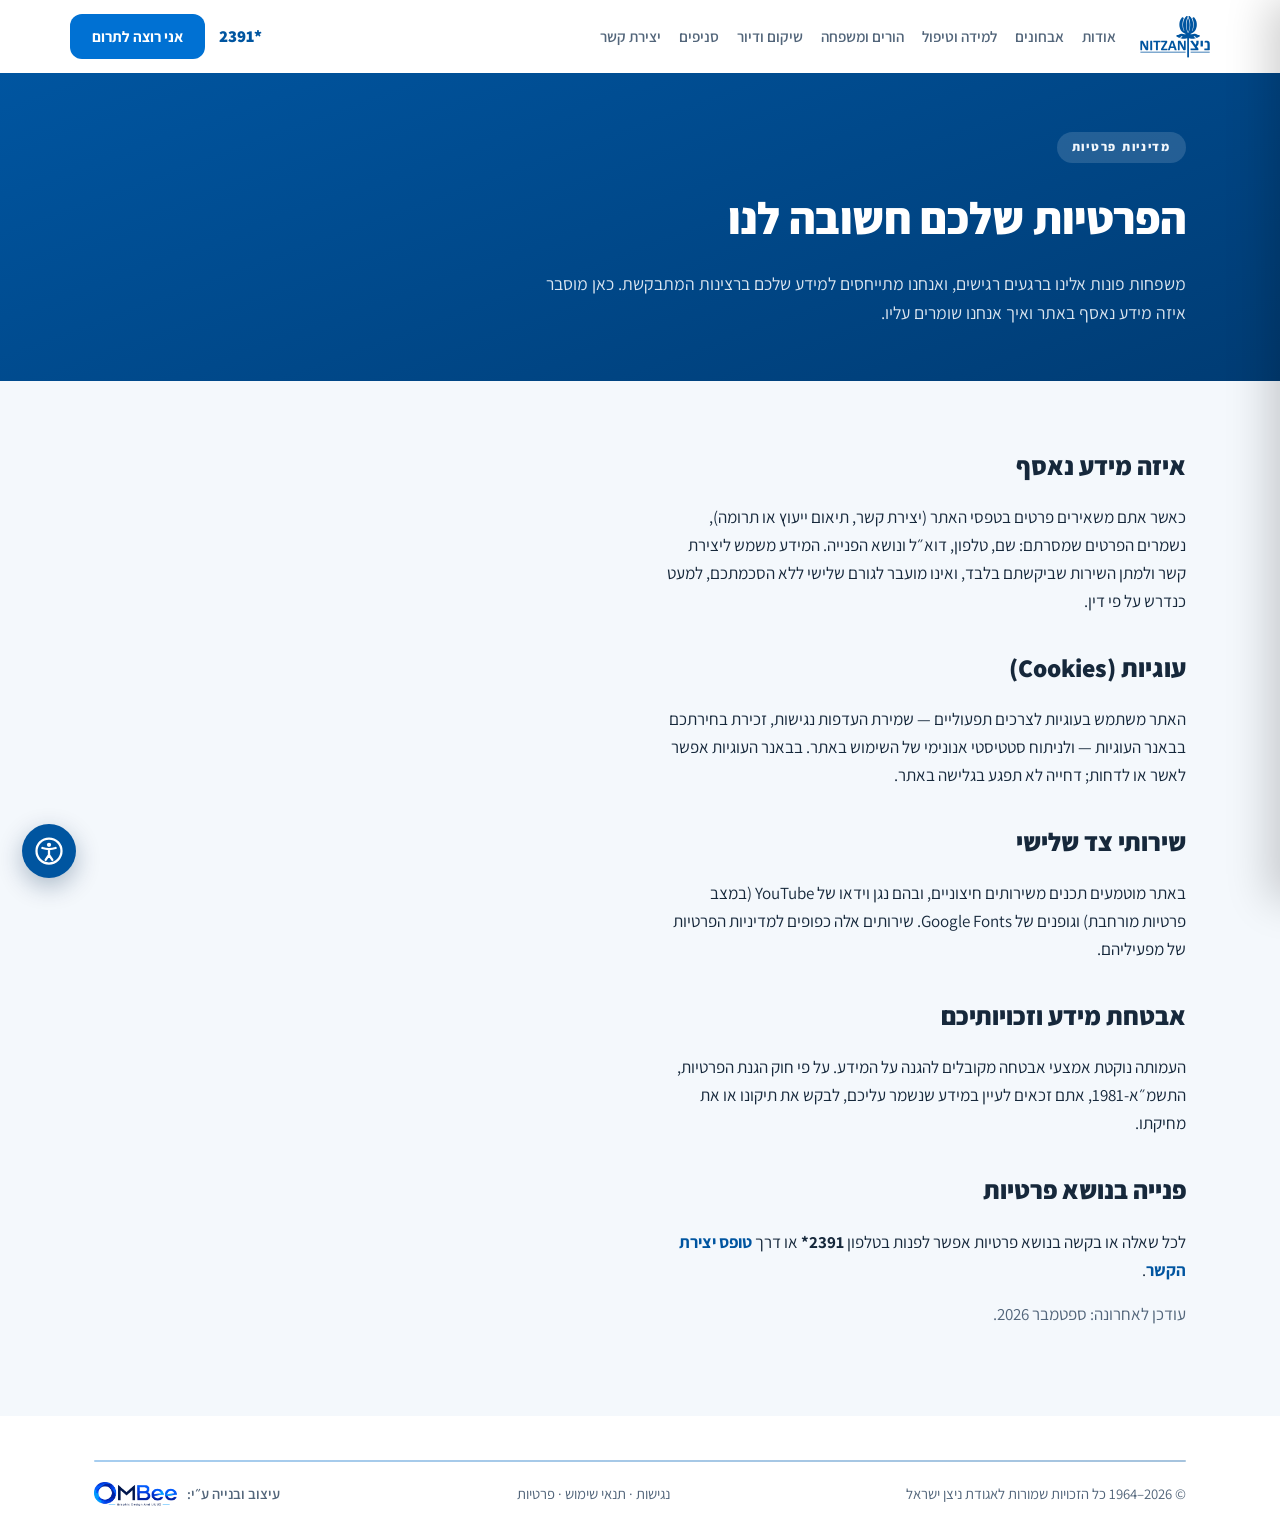
<file: web/privacy.html>
<!DOCTYPE html>
<html lang="he" dir="rtl">
<head>
<meta charset="utf-8">
<meta name="viewport" content="width=device-width, initial-scale=1">
<title>מדיניות פרטיות — אגודת ניצן ישראל</title>
<link rel="icon" href="images/favicon-32.png">
<link rel="preconnect" href="https://fonts.googleapis.com">
<link rel="stylesheet" href="https://fonts.googleapis.com/css2?family=Assistant:wght@400;600;700;800&display=swap">
<link rel="stylesheet" href="style.css">
<script src="site.js" defer></script>
</head>
<body>

<header class="topbar">
  <div class="wrap topbar-inner">
    <button class="burger" aria-label="פתיחת תפריט" onclick="document.body.classList.add('drawer-open')">
      <svg width="26" height="26" viewBox="0 0 24 24" fill="none" stroke="currentColor" stroke-width="2.4" stroke-linecap="round"><path d="M3 6h18M3 12h18M3 18h18"/></svg>
    </button>
    <a class="logo" href="index.html">
      <img src="images/logo-blue.svg" alt="ניצן — אגודה לקידום ילדים ובוגרים עם לקויות למידה">
    </a>
    <nav class="nav" aria-label="ניווט ראשי">
      <a href="about.html">אודות</a>
      <a href="diagnostics.html">אבחונים</a>
      <a href="therapy.html">למידה וטיפול</a>
      <a href="parents.html">הורים ומשפחה</a>
      <a href="housing.html">שיקום ודיור</a>
      <a href="branches.html">סניפים</a>
      <a href="contact.html">יצירת קשר</a>
    </nav>
    <div class="topbar-actions">
      <a class="phone" href="tel:*2391" dir="ltr">2391*</a>
      <a class="btn btn-accent" href="donate.html">אני רוצה לתרום</a>
    </div>
  </div>
</header>

<div class="drawer-overlay" onclick="document.body.classList.remove('drawer-open')"></div>
<aside class="drawer" aria-label="תפריט ראשי">
  <div class="drawer-head">
    <a href="index.html" aria-label="לדף הראשי"><img src="images/logo-blue.svg" alt="ניצן"></a>
    <button class="drawer-close" aria-label="סגירת תפריט" onclick="document.body.classList.remove('drawer-open')">
      <svg width="22" height="22" viewBox="0 0 24 24" fill="none" stroke="currentColor" stroke-width="2.4" stroke-linecap="round"><path d="M5 5l14 14M19 5L5 19"/></svg>
    </button>
  </div>
  <nav class="drawer-nav">
    <a href="about.html">אודות</a>
    <a href="diagnostics.html">אבחונים</a>
    <a href="therapy.html">למידה וטיפול</a>
    <a href="parents.html">הורים ומשפחה</a>
    <a href="housing.html">שיקום ודיור</a>
    <a href="branches.html">סניפים</a>
    <a href="contact.html">יצירת קשר</a>
  </nav>
  <div class="drawer-cta">
    <a class="btn btn-ghost" href="tel:*2391">חיוג חינם <span dir="ltr">2391*</span></a>
    <a class="btn btn-accent" href="donate.html">אני רוצה לתרום</a>
  </div>
</aside>

<section class="page-hero">
  <div class="wrap">
    <span class="kicker-light">מדיניות פרטיות</span>
    <h1>הפרטיות שלכם חשובה לנו</h1>
    <p>משפחות פונות אלינו ברגעים רגישים, ואנחנו מתייחסים למידע שלכם ברצינות המתבקשת. כאן מוסבר איזה מידע נאסף באתר ואיך אנחנו שומרים עליו.</p>
  </div>
</section>

<section class="section pad-bottom">
  <div class="wrap">
    <div class="prose">
      <h2 style="margin-bottom:16px;">איזה מידע נאסף</h2>
      <p>כאשר אתם משאירים פרטים בטפסי האתר (יצירת קשר, תיאום ייעוץ או תרומה), נשמרים הפרטים שמסרתם: שם, טלפון, דוא״ל ונושא הפנייה. המידע משמש ליצירת קשר ולמתן השירות שביקשתם בלבד, ואינו מועבר לגורם שלישי ללא הסכמתכם, למעט כנדרש על פי דין.</p>

      <h2 style="margin:32px 0 16px;">עוגיות (Cookies)</h2>
      <p>האתר משתמש בעוגיות לצרכים תפעוליים — שמירת העדפות נגישות, זכירת בחירתכם בבאנר העוגיות — ולניתוח סטטיסטי אנונימי של השימוש באתר. בבאנר העוגיות אפשר לאשר או לדחות; דחייה לא תפגע בגלישה באתר.</p>

      <h2 style="margin:32px 0 16px;">שירותי צד שלישי</h2>
      <p>באתר מוטמעים תכנים משירותים חיצוניים, ובהם נגן וידאו של YouTube (במצב פרטיות מורחבת) וגופנים של Google Fonts. שירותים אלה כפופים למדיניות הפרטיות של מפעיליהם.</p>

      <h2 style="margin:32px 0 16px;">אבטחת מידע וזכויותיכם</h2>
      <p>העמותה נוקטת אמצעי אבטחה מקובלים להגנה על המידע. על פי חוק הגנת הפרטיות, התשמ״א-1981, אתם זכאים לעיין במידע שנשמר עליכם, לבקש את תיקונו או את מחיקתו.</p>

      <h2 style="margin:32px 0 16px;">פנייה בנושא פרטיות</h2>
      <p>לכל שאלה או בקשה בנושא פרטיות אפשר לפנות בטלפון <b dir="ltr">*2391</b> או דרך <a href="contact.html" style="color:var(--brand); font-weight:700;">טופס יצירת הקשר</a>.</p>
      <p class="muted">עודכן לאחרונה: ספטמבר 2026.</p>
    </div>
  </div>
</section>

<footer>
  <div class="wrap">
    <div class="footer-bottom">
      <span>© <span dir="ltr">1964–2026</span> כל הזכויות שמורות לאגודת ניצן ישראל</span>
      <span><a href="accessibility.html">נגישות</a> · <a href="terms.html">תנאי שימוש</a> · <a href="privacy.html">פרטיות</a></span>
      <a class="credit" href="https://ombee.co.il" target="_blank" rel="noopener">עיצוב ובנייה ע״י: <img src="images/ombee-logo.png" alt="OMBee — Graphic Design And UI/UX"></a>
    </div>
  </div>
</footer>

</body>
</html>
</file>
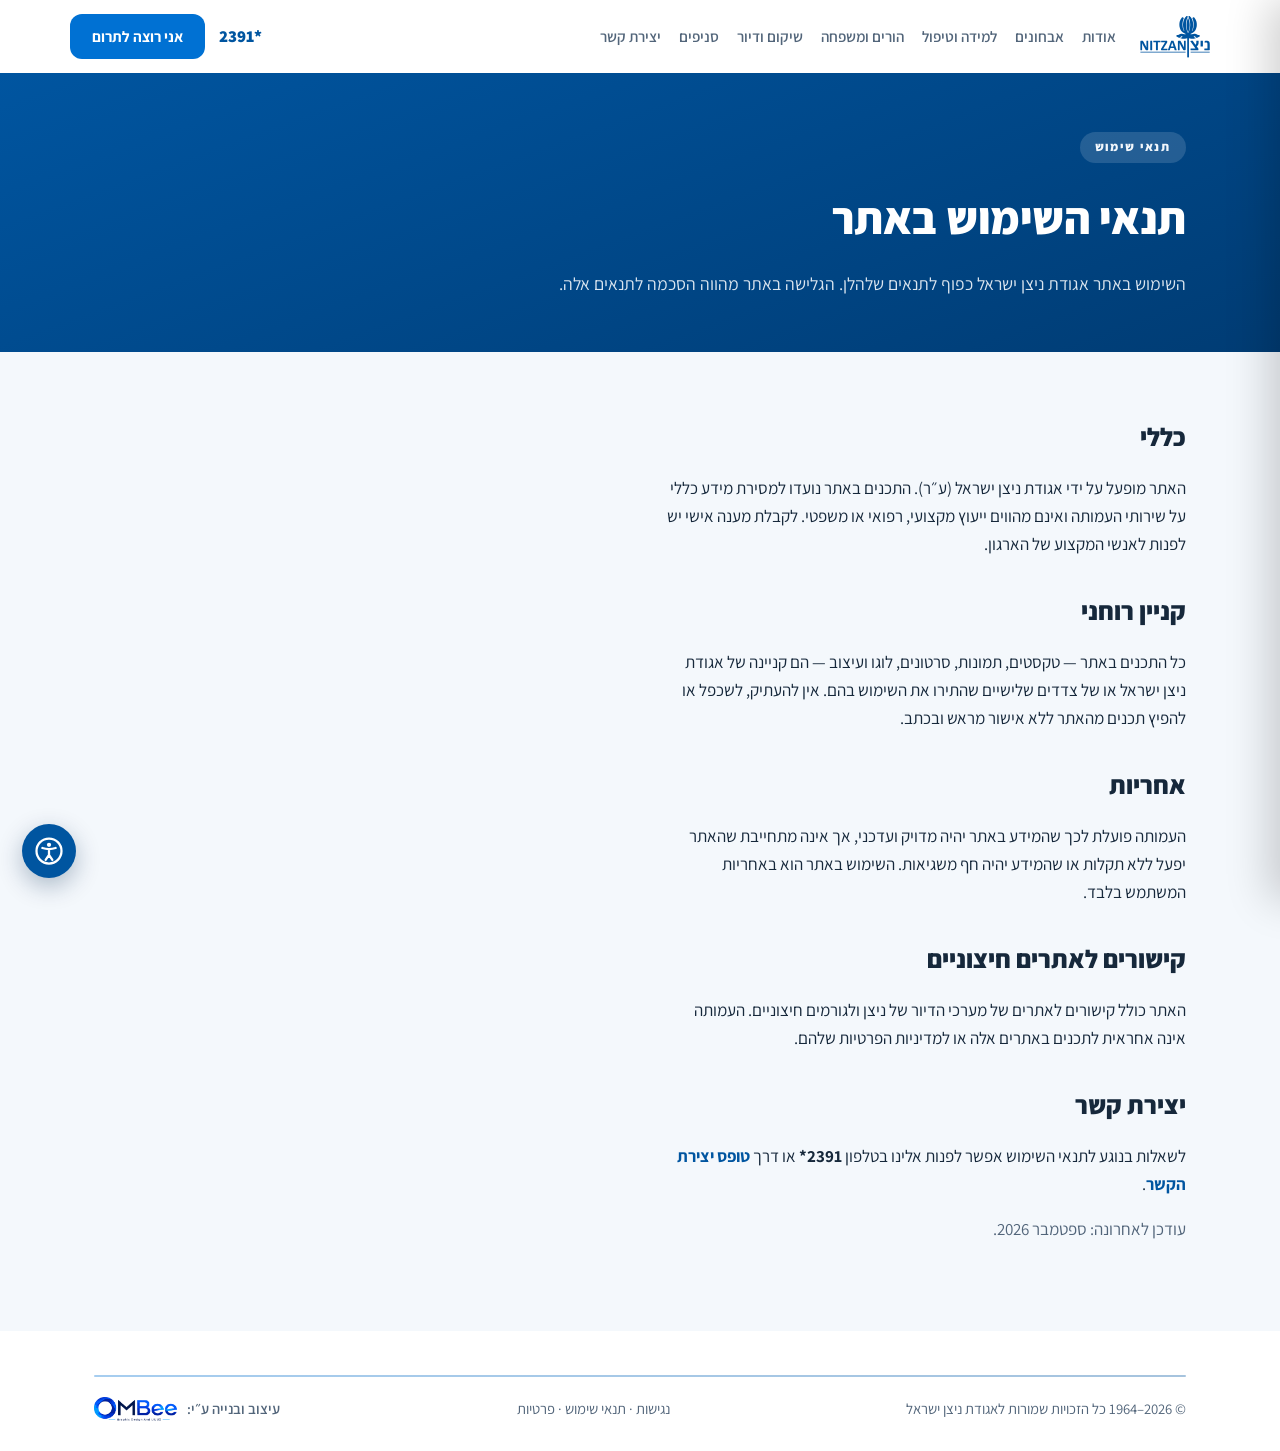
<file: web/terms.html>
<!DOCTYPE html>
<html lang="he" dir="rtl">
<head>
<meta charset="utf-8">
<meta name="viewport" content="width=device-width, initial-scale=1">
<title>תנאי שימוש — אגודת ניצן ישראל</title>
<link rel="icon" href="images/favicon-32.png">
<link rel="preconnect" href="https://fonts.googleapis.com">
<link rel="stylesheet" href="https://fonts.googleapis.com/css2?family=Assistant:wght@400;600;700;800&display=swap">
<link rel="stylesheet" href="style.css">
<script src="site.js" defer></script>
</head>
<body>

<header class="topbar">
  <div class="wrap topbar-inner">
    <button class="burger" aria-label="פתיחת תפריט" onclick="document.body.classList.add('drawer-open')">
      <svg width="26" height="26" viewBox="0 0 24 24" fill="none" stroke="currentColor" stroke-width="2.4" stroke-linecap="round"><path d="M3 6h18M3 12h18M3 18h18"/></svg>
    </button>
    <a class="logo" href="index.html">
      <img src="images/logo-blue.svg" alt="ניצן — אגודה לקידום ילדים ובוגרים עם לקויות למידה">
    </a>
    <nav class="nav" aria-label="ניווט ראשי">
      <a href="about.html">אודות</a>
      <a href="diagnostics.html">אבחונים</a>
      <a href="therapy.html">למידה וטיפול</a>
      <a href="parents.html">הורים ומשפחה</a>
      <a href="housing.html">שיקום ודיור</a>
      <a href="branches.html">סניפים</a>
      <a href="contact.html">יצירת קשר</a>
    </nav>
    <div class="topbar-actions">
      <a class="phone" href="tel:*2391" dir="ltr">2391*</a>
      <a class="btn btn-accent" href="donate.html">אני רוצה לתרום</a>
    </div>
  </div>
</header>

<div class="drawer-overlay" onclick="document.body.classList.remove('drawer-open')"></div>
<aside class="drawer" aria-label="תפריט ראשי">
  <div class="drawer-head">
    <a href="index.html" aria-label="לדף הראשי"><img src="images/logo-blue.svg" alt="ניצן"></a>
    <button class="drawer-close" aria-label="סגירת תפריט" onclick="document.body.classList.remove('drawer-open')">
      <svg width="22" height="22" viewBox="0 0 24 24" fill="none" stroke="currentColor" stroke-width="2.4" stroke-linecap="round"><path d="M5 5l14 14M19 5L5 19"/></svg>
    </button>
  </div>
  <nav class="drawer-nav">
    <a href="about.html">אודות</a>
    <a href="diagnostics.html">אבחונים</a>
    <a href="therapy.html">למידה וטיפול</a>
    <a href="parents.html">הורים ומשפחה</a>
    <a href="housing.html">שיקום ודיור</a>
    <a href="branches.html">סניפים</a>
    <a href="contact.html">יצירת קשר</a>
  </nav>
  <div class="drawer-cta">
    <a class="btn btn-ghost" href="tel:*2391">חיוג חינם <span dir="ltr">2391*</span></a>
    <a class="btn btn-accent" href="donate.html">אני רוצה לתרום</a>
  </div>
</aside>

<section class="page-hero">
  <div class="wrap">
    <span class="kicker-light">תנאי שימוש</span>
    <h1>תנאי השימוש באתר</h1>
    <p>השימוש באתר אגודת ניצן ישראל כפוף לתנאים שלהלן. הגלישה באתר מהווה הסכמה לתנאים אלה.</p>
  </div>
</section>

<section class="section pad-bottom">
  <div class="wrap">
    <div class="prose">
      <h2 style="margin-bottom:16px;">כללי</h2>
      <p>האתר מופעל על ידי אגודת ניצן ישראל (ע״ר). התכנים באתר נועדו למסירת מידע כללי על שירותי העמותה ואינם מהווים ייעוץ מקצועי, רפואי או משפטי. לקבלת מענה אישי יש לפנות לאנשי המקצוע של הארגון.</p>

      <h2 style="margin:32px 0 16px;">קניין רוחני</h2>
      <p>כל התכנים באתר — טקסטים, תמונות, סרטונים, לוגו ועיצוב — הם קניינה של אגודת ניצן ישראל או של צדדים שלישיים שהתירו את השימוש בהם. אין להעתיק, לשכפל או להפיץ תכנים מהאתר ללא אישור מראש ובכתב.</p>

      <h2 style="margin:32px 0 16px;">אחריות</h2>
      <p>העמותה פועלת לכך שהמידע באתר יהיה מדויק ועדכני, אך אינה מתחייבת שהאתר יפעל ללא תקלות או שהמידע יהיה חף משגיאות. השימוש באתר הוא באחריות המשתמש בלבד.</p>

      <h2 style="margin:32px 0 16px;">קישורים לאתרים חיצוניים</h2>
      <p>האתר כולל קישורים לאתרים של מערכי הדיור של ניצן ולגורמים חיצוניים. העמותה אינה אחראית לתכנים באתרים אלה או למדיניות הפרטיות שלהם.</p>

      <h2 style="margin:32px 0 16px;">יצירת קשר</h2>
      <p>לשאלות בנוגע לתנאי השימוש אפשר לפנות אלינו בטלפון <b dir="ltr">*2391</b> או דרך <a href="contact.html" style="color:var(--brand); font-weight:700;">טופס יצירת הקשר</a>.</p>
      <p class="muted">עודכן לאחרונה: ספטמבר 2026.</p>
    </div>
  </div>
</section>

<footer>
  <div class="wrap">
    <div class="footer-bottom">
      <span>© <span dir="ltr">1964–2026</span> כל הזכויות שמורות לאגודת ניצן ישראל</span>
      <span><a href="accessibility.html">נגישות</a> · <a href="terms.html">תנאי שימוש</a> · <a href="privacy.html">פרטיות</a></span>
      <a class="credit" href="https://ombee.co.il" target="_blank" rel="noopener">עיצוב ובנייה ע״י: <img src="images/ombee-logo.png" alt="OMBee — Graphic Design And UI/UX"></a>
    </div>
  </div>
</footer>

</body>
</html>
</file>
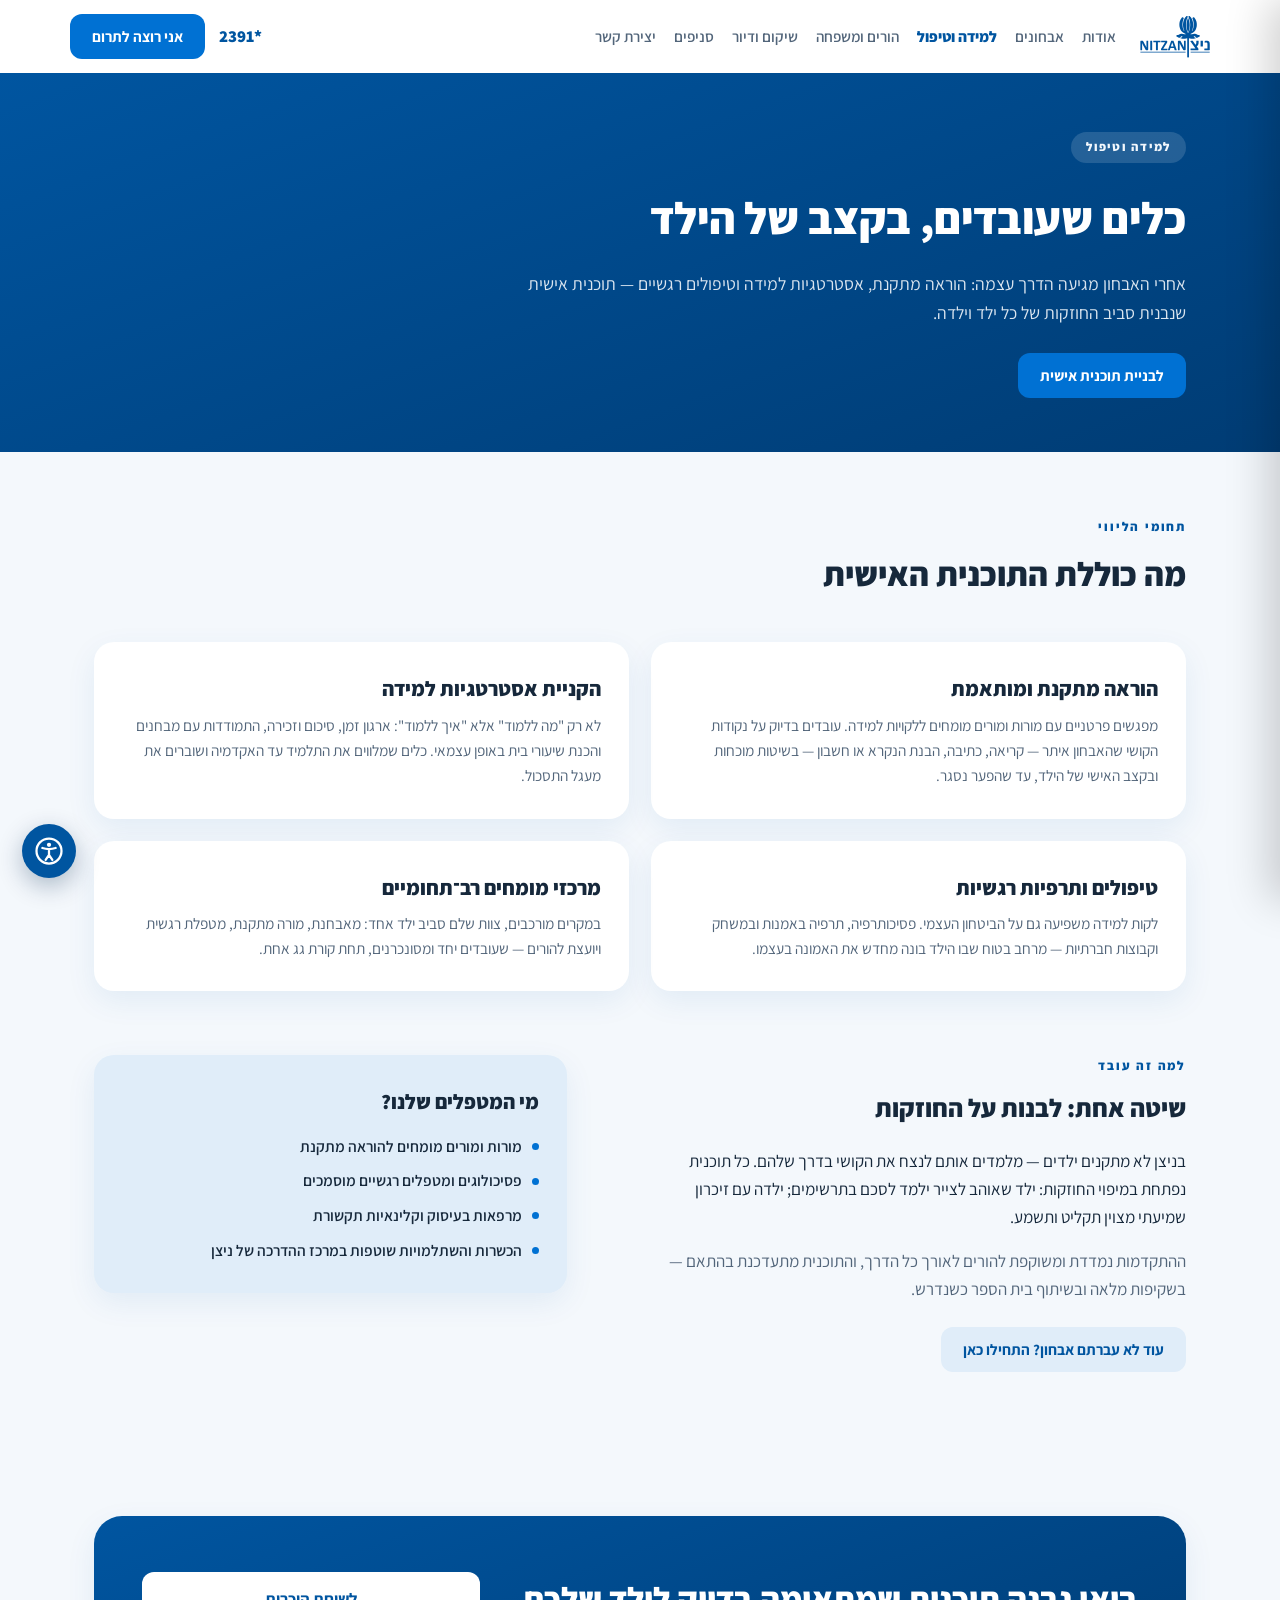
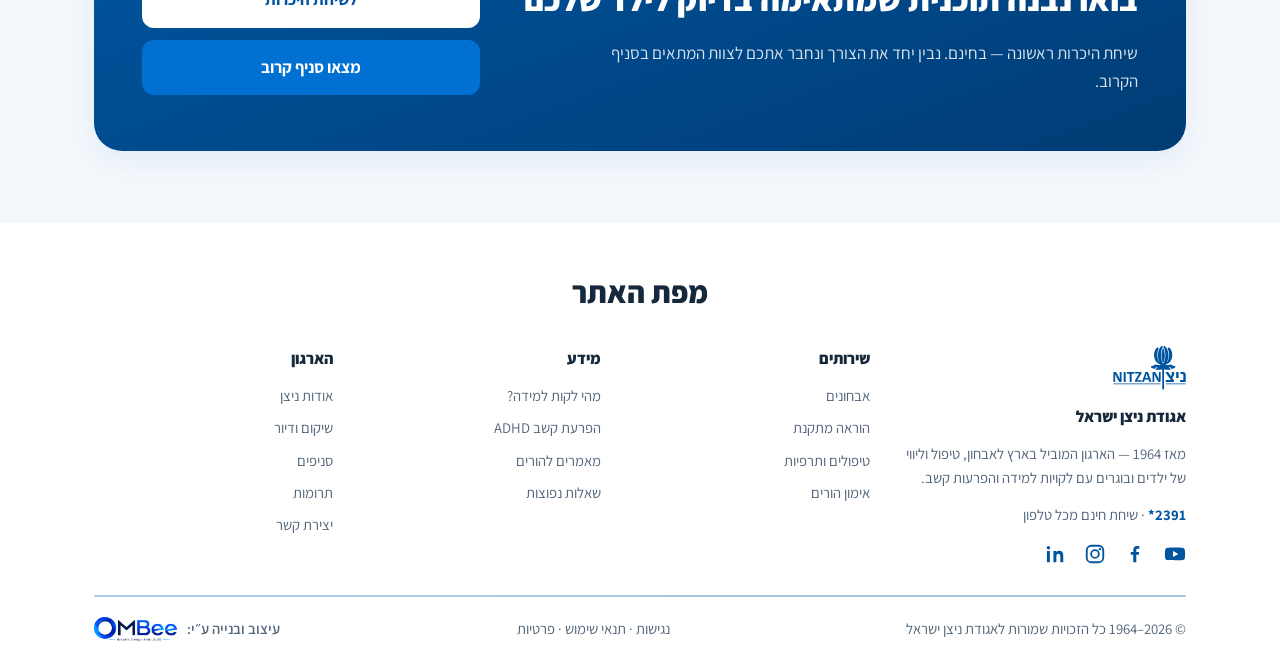
<file: web/therapy.html>
<!DOCTYPE html>
<html lang="he" dir="rtl">
<head>
<meta charset="utf-8">
<meta name="viewport" content="width=device-width, initial-scale=1">
<title>למידה וטיפול — אגודת ניצן ישראל</title>
<link rel="icon" href="images/favicon-32.png">
<link rel="preconnect" href="https://fonts.googleapis.com">
<link rel="stylesheet" href="https://fonts.googleapis.com/css2?family=Assistant:wght@400;600;700;800&display=swap">
<link rel="stylesheet" href="style.css">
<script src="site.js" defer></script>
</head>
<body>

<header class="topbar">
  <div class="wrap topbar-inner">
    <button class="burger" aria-label="פתיחת תפריט" onclick="document.body.classList.add('drawer-open')">
      <svg width="26" height="26" viewBox="0 0 24 24" fill="none" stroke="currentColor" stroke-width="2.4" stroke-linecap="round"><path d="M3 6h18M3 12h18M3 18h18"/></svg>
    </button>
    <a class="logo" href="index.html">
      <img src="images/logo-blue.svg" alt="ניצן — אגודה לקידום ילדים ובוגרים עם לקויות למידה">
    </a>
    <nav class="nav" aria-label="ניווט ראשי">
      <a href="about.html">אודות</a>
      <a href="diagnostics.html">אבחונים</a>
      <a href="therapy.html" class="active">למידה וטיפול</a>
      <a href="parents.html">הורים ומשפחה</a>
      <a href="housing.html">שיקום ודיור</a>
      <a href="branches.html">סניפים</a>
      <a href="contact.html">יצירת קשר</a>
    </nav>
    <div class="topbar-actions">
      <a class="phone" href="tel:*2391" dir="ltr">2391*</a>
      <a class="btn btn-accent" href="donate.html">אני רוצה לתרום</a>
    </div>
  </div>
</header>

<div class="drawer-overlay" onclick="document.body.classList.remove('drawer-open')"></div>
<aside class="drawer" aria-label="תפריט ראשי">
  <div class="drawer-head">
    <a href="index.html" aria-label="לדף הראשי"><img src="images/logo-blue.svg" alt="ניצן"></a>
    <button class="drawer-close" aria-label="סגירת תפריט" onclick="document.body.classList.remove('drawer-open')">
      <svg width="22" height="22" viewBox="0 0 24 24" fill="none" stroke="currentColor" stroke-width="2.4" stroke-linecap="round"><path d="M5 5l14 14M19 5L5 19"/></svg>
    </button>
  </div>
  <nav class="drawer-nav">
    <a href="about.html">אודות</a>
    <a href="diagnostics.html">אבחונים</a>
    <a href="therapy.html" class="active">למידה וטיפול</a>
    <a href="parents.html">הורים ומשפחה</a>
    <a href="housing.html">שיקום ודיור</a>
    <a href="branches.html">סניפים</a>
    <a href="contact.html">יצירת קשר</a>
  </nav>
  <div class="drawer-cta">
    <a class="btn btn-ghost" href="tel:*2391">חיוג חינם <span dir="ltr">2391*</span></a>
    <a class="btn btn-accent" href="donate.html">אני רוצה לתרום</a>
  </div>
</aside>

<section class="page-hero">
  <div class="wrap">
    <span class="kicker-light">למידה וטיפול</span>
    <h1>כלים שעובדים, בקצב של הילד</h1>
    <p>אחרי האבחון מגיעה הדרך עצמה: הוראה מתקנת, אסטרטגיות למידה וטיפולים רגשיים — תוכנית אישית שנבנית סביב החוזקות של כל ילד וילדה.</p>
    <div class="hero-actions">
      <a class="btn btn-accent" href="contact.html">לבניית תוכנית אישית</a>
    </div>
  </div>
</section>

<section class="section">
  <div class="wrap">
    <div class="section-head">
      <span class="kicker">תחומי הליווי</span>
      <h2>מה כוללת התוכנית האישית</h2>
    </div>
    <div class="cards cols-2">
      <div class="card">
        <h3>הוראה מתקנת ומותאמת</h3>
        <p class="body">מפגשים פרטניים עם מורות ומורים מומחים ללקויות למידה. עובדים בדיוק על נקודות הקושי שהאבחון איתר — קריאה, כתיבה, הבנת הנקרא או חשבון — בשיטות מוכחות ובקצב האישי של הילד, עד שהפער נסגר.</p>
      </div>
      <div class="card">
        <h3>הקניית אסטרטגיות למידה</h3>
        <p class="body">לא רק "מה ללמוד" אלא "איך ללמוד": ארגון זמן, סיכום וזכירה, התמודדות עם מבחנים והכנת שיעורי בית באופן עצמאי. כלים שמלווים את התלמיד עד האקדמיה ושוברים את מעגל התסכול.</p>
      </div>
      <div class="card">
        <h3>טיפולים ותרפיות רגשיות</h3>
        <p class="body">לקות למידה משפיעה גם על הביטחון העצמי. פסיכותרפיה, תרפיה באמנות ובמשחק וקבוצות חברתיות — מרחב בטוח שבו הילד בונה מחדש את האמונה בעצמו.</p>
      </div>
      <div class="card">
        <h3>מרכזי מומחים רב־תחומיים</h3>
        <p class="body">במקרים מורכבים, צוות שלם סביב ילד אחד: מאבחנת, מורה מתקנת, מטפלת רגשית ויועצת להורים — שעובדים יחד ומסונכרנים, תחת קורת גג אחת.</p>
      </div>
    </div>
  </div>
</section>

<section class="section pad-bottom">
  <div class="wrap">
    <div class="split">
      <div class="prose">
        <span class="kicker">למה זה עובד</span>
        <h2 style="margin-bottom:18px;">שיטה אחת: לבנות על החוזקות</h2>
        <p>בניצן לא מתקנים ילדים — מלמדים אותם לנצח את הקושי בדרך שלהם. כל תוכנית נפתחת במיפוי החוזקות: ילד שאוהב לצייר ילמד לסכם בתרשימים; ילדה עם זיכרון שמיעתי מצוין תקליט ותשמע.</p>
        <p class="muted">ההתקדמות נמדדת ומשוקפת להורים לאורך כל הדרך, והתוכנית מתעדכנת בהתאם — בשקיפות מלאה ובשיתוף בית הספר כשנדרש.</p>
        <a class="btn btn-ghost" href="diagnostics.html" style="margin-top:8px;">עוד לא עברתם אבחון? התחילו כאן</a>
      </div>
      <div class="card" style="background: var(--brand-soft);">
        <h3>מי המטפלים שלנו?</h3>
        <ul style="margin-top:14px;">
          <li>מורות ומורים מומחים להוראה מתקנת</li>
          <li>פסיכולוגים ומטפלים רגשיים מוסמכים</li>
          <li>מרפאות בעיסוק וקלינאיות תקשורת</li>
          <li>הכשרות והשתלמויות שוטפות במרכז ההדרכה של ניצן</li>
        </ul>
      </div>
    </div>
  </div>
</section>

<section class="cta-band">
  <div class="wrap">
    <div class="cta-box">
      <div>
        <h2>בואו נבנה תוכנית שמתאימה בדיוק לילד שלכם</h2>
        <p>שיחת היכרות ראשונה — בחינם. נבין יחד את הצורך ונחבר אתכם לצוות המתאים בסניף הקרוב.</p>
      </div>
      <div class="cta-actions">
        <a class="btn btn-light" href="contact.html">לשיחת היכרות</a>
        <a class="btn btn-accent" href="branches.html">מצאו סניף קרוב</a>
      </div>
    </div>
  </div>
</section>

<footer>
  <div class="wrap">
    <h2 class="footer-title">מפת האתר</h2>
    <div class="footer-grid">
      <div>
        <img class="footer-logo" src="images/logo-blue.svg" alt="אגודת ניצן ישראל">
        <h4>אגודת ניצן ישראל</h4>
        <p style="margin:0;">מאז 1964 — הארגון המוביל בארץ לאבחון, טיפול וליווי של ילדים ובוגרים עם לקויות למידה והפרעות קשב.</p>
        <p style="margin:12px 0 0;"><b style="color:var(--brand);" dir="ltr">*2391</b> · שיחת חינם מכל טלפון</p>
        <div class="socials">
          <a href="https://www.youtube.com/@agudatnitzan" target="_blank" rel="noopener" aria-label="יוטיוב"><svg viewBox="0 0 24 24" aria-hidden="true"><path d="M23 12s0-3.3-.4-4.8a2.5 2.5 0 0 0-1.8-1.8C19.3 5 12 5 12 5s-7.3 0-8.8.4A2.5 2.5 0 0 0 1.4 7.2C1 8.7 1 12 1 12s0 3.3.4 4.8a2.5 2.5 0 0 0 1.8 1.8C4.7 19 12 19 12 19s7.3 0 8.8-.4a2.5 2.5 0 0 0 1.8-1.8C23 15.3 23 12 23 12zM9.8 15.2V8.8L15.7 12z"/></svg></a>
          <a href="https://www.facebook.com/nitzancenter" target="_blank" rel="noopener" aria-label="פייסבוק"><svg viewBox="0 0 24 24" aria-hidden="true"><path d="M13.4 21v-8.2h2.7l.4-3.1h-3.1V7.7c0-.9.3-1.5 1.6-1.5h1.7V3.4c-.3 0-1.3-.1-2.5-.1-2.5 0-4.1 1.5-4.1 4.2v2.3H7.4v3.1h2.7V21z"/></svg></a>
          <a href="https://www.instagram.com/agudat_nitzan" target="_blank" rel="noopener" aria-label="אינסטגרם"><svg viewBox="0 0 24 24" aria-hidden="true"><rect x="3" y="3" width="18" height="18" rx="5" fill="none" stroke="currentColor" stroke-width="2"/><circle cx="12" cy="12" r="4.2" fill="none" stroke="currentColor" stroke-width="2"/><circle cx="17.3" cy="6.7" r="1.3"/></svg></a>
          <a href="https://www.linkedin.com/company/nitzan" target="_blank" rel="noopener" aria-label="לינקדאין"><svg viewBox="0 0 24 24" aria-hidden="true"><path d="M6.4 8.6H3.2V21h3.2zM4.8 3.2a1.9 1.9 0 1 0 1.9 1.9 1.9 1.9 0 0 0-1.9-1.9zM21 13.4c0-3.4-1.8-5-4.2-5a3.7 3.7 0 0 0-3.3 1.6V8.6h-3.2V21h3.2v-6.5c0-1.7.8-2.7 2.2-2.7s2.1 1 2.1 2.7V21H21z"/></svg></a>
        </div>
      </div>
      <div>
        <h4>שירותים</h4>
        <ul>
          <li><a href="diagnostics.html">אבחונים</a></li>
          <li><a href="therapy.html">הוראה מתקנת</a></li>
          <li><a href="therapy.html">טיפולים ותרפיות</a></li>
          <li><a href="parents.html">אימון הורים</a></li>
        </ul>
      </div>
      <div>
        <h4>מידע</h4>
        <ul>
          <li><a href="parents.html#articles">מהי לקות למידה?</a></li>
          <li><a href="parents.html#articles">הפרעת קשב ADHD</a></li>
          <li><a href="parents.html#articles">מאמרים להורים</a></li>
          <li><a href="diagnostics.html#faq">שאלות נפוצות</a></li>
        </ul>
      </div>
      <div>
        <h4>הארגון</h4>
        <ul>
          <li><a href="about.html">אודות ניצן</a></li>
          <li><a href="housing.html">שיקום ודיור</a></li>
          <li><a href="branches.html">סניפים</a></li>
          <li><a href="donate.html">תרומות</a></li>
          <li><a href="contact.html">יצירת קשר</a></li>
        </ul>
      </div>
    </div>
    <div class="footer-bottom">
      <span>© <span dir="ltr">1964–2026</span> כל הזכויות שמורות לאגודת ניצן ישראל</span>
      <span><a href="accessibility.html">נגישות</a> · <a href="terms.html">תנאי שימוש</a> · <a href="privacy.html">פרטיות</a></span>
      <a class="credit" href="https://ombee.co.il" target="_blank" rel="noopener">עיצוב ובנייה ע״י: <img src="images/ombee-logo.png" alt="OMBee — Graphic Design And UI/UX"></a>
    </div>
  </div>
</footer>

</body>
</html>
</file>
<file: web/style.css>
/* =========================================================
   ניצן ישראל — קונספט עיצוב · עיצוב: עומרי בן אליהו
   פלטה מבוססת מותג: כחול #0055A0 · ירוק #118F38 · כתום #F07818
   טיפוגרפיה: Assistant בלבד
   ========================================================= */

:root {
  --bg: #F4F8FC;
  --surface: #FFFFFF;
  --surface-2: #E9F1F8;
  --ink: #16283B;
  --muted: #52657A;
  --brand: #0055A0;
  --brand-deep: #003C74;
  --brand-soft: #E0EDF9;
  --bud: #0071D3;
  --accent: #0071D3;
  --accent-ink: #FFFFFF;
  --line: #D8E2EC;
  --shadow: 0 10px 30px rgba(0, 85, 160, 0.08);
  --hero-grad: linear-gradient(160deg, #0055A0, #003C74);
}
@media (prefers-color-scheme: dark) {
  :root:not([data-theme="light"]) {
    --bg: #0D1620;
    --surface: #142130;
    --surface-2: #192A3C;
    --ink: #E9F0F7;
    --muted: #9AAEC2;
    --brand: #5CA8E8;
    --brand-deep: #8AC2F2;
    --brand-soft: #1A2E42;
    --bud: #5CA8E8;
    --accent: #5CA8E8;
    --accent-ink: #0D1620;
    --line: #24374B;
    --shadow: 0 10px 30px rgba(0, 0, 0, 0.35);
    --hero-grad: linear-gradient(160deg, #14456F, #0C2C4A);
  }
}
:root[data-theme="dark"] {
  --bg: #0D1620;
  --surface: #142130;
  --surface-2: #192A3C;
  --ink: #E9F0F7;
  --muted: #9AAEC2;
  --brand: #5CA8E8;
  --brand-deep: #8AC2F2;
  --brand-soft: #1A2E42;
  --bud: #5CA8E8;
  --accent: #5CA8E8;
  --accent-ink: #0D1620;
  --line: #24374B;
  --shadow: 0 10px 30px rgba(0, 0, 0, 0.35);
  --hero-grad: linear-gradient(160deg, #14456F, #0C2C4A);
}

* { box-sizing: border-box; }
body {
  margin: 0;
  direction: rtl;
  background: var(--bg);
  color: var(--ink);
  font-family: "Assistant", "Segoe UI", Arial, sans-serif;
  font-size: 17px;
  line-height: 1.65;
}
h1, h2, h3, h4 {
  font-family: "Assistant", "Segoe UI", Arial, sans-serif;
  font-weight: 800;
  text-wrap: balance;
  margin: 0;
}
a { color: inherit; text-decoration: none; }
img { max-width: 100%; }
a:focus-visible, .btn:focus-visible, summary:focus-visible { outline: 3px solid var(--bud); outline-offset: 2px; }

.wrap { max-width: 1140px; margin: 0 auto; padding: 0 24px; }

/* ---------- Top bar ---------- */
.topbar {
  position: sticky; top: 0; z-index: 50;
  background: var(--surface);
}
.topbar-inner { display: flex; align-items: center; gap: 24px; padding: 14px 0; }
.logo {
  display: flex; align-items: center; gap: 10px;
  font-weight: 800; font-size: 1.5rem; color: var(--brand);
  flex-shrink: 0;
}
.logo svg { display: block; }
.logo img { display: block; height: 42px; width: auto; }
@media (prefers-color-scheme: dark) {
  :root:not([data-theme="light"]) .logo img { filter: brightness(0) invert(0.95); }
}
:root[data-theme="dark"] .logo img { filter: brightness(0) invert(0.95); }
.nav { display: flex; gap: 18px; font-weight: 600; color: var(--muted); flex-wrap: wrap; font-size: 0.95rem; }
.nav a:hover { color: var(--brand); }
.nav a.active { color: var(--brand); font-weight: 800; }
.topbar-actions { margin-inline-start: auto; display: flex; align-items: center; gap: 14px; }

/* ---------- Burger & drawer ---------- */
.burger {
  width: 40px; height: 40px; border: none; cursor: pointer;
  background: transparent; color: var(--brand);
  display: none; place-items: center; flex-shrink: 0;
  transition: color 0.15s ease;
}
.burger:hover { color: var(--brand-deep); }
.drawer-overlay {
  position: fixed; inset: 0; z-index: 90;
  background: rgba(8, 22, 36, 0.45);
  opacity: 0; pointer-events: none; transition: opacity 0.25s ease;
}
.drawer {
  position: fixed; top: 0; right: 0; z-index: 100;
  width: min(340px, 86vw); height: 100dvh;
  background: var(--surface);
  box-shadow: -12px 0 40px rgba(0, 0, 0, 0.18);
  transform: translateX(100%); transition: transform 0.28s ease;
  display: flex; flex-direction: column; overflow-y: auto;
}
body.drawer-open .drawer { transform: none; }
body.drawer-open .drawer-overlay { opacity: 1; pointer-events: auto; }
body.drawer-open { overflow: hidden; }
.drawer-head { display: flex; align-items: center; justify-content: space-between; padding: 20px 26px 10px; }
.drawer-head img { height: 36px; width: auto; }
@media (prefers-color-scheme: dark) {
  :root:not([data-theme="light"]) .drawer-head img { filter: brightness(0) invert(0.95); }
}
:root[data-theme="dark"] .drawer-head img { filter: brightness(0) invert(0.95); }
.drawer-close {
  width: 40px; height: 40px; border: none; cursor: pointer;
  background: transparent; color: var(--ink);
  display: grid; place-items: center;
  transition: color 0.15s ease;
}
.drawer-close:hover { color: var(--brand); }
.drawer-nav { display: flex; flex-direction: column; padding: 16px 26px; }
.drawer-nav a { padding: 13px 0; font-weight: 700; font-size: 1.08rem; color: var(--ink); }
.drawer-nav a:hover, .drawer-nav a.active { color: var(--brand); }
.drawer-cta { margin-top: auto; padding: 20px 26px 28px; display: grid; gap: 10px; }
.drawer-cta .btn { text-align: center; }
@media (prefers-reduced-motion: reduce) { .drawer, .drawer-overlay { transition: none; } }
.phone {
  font-weight: 800; color: var(--brand); font-size: 1.05rem;
  font-variant-numeric: tabular-nums; white-space: nowrap;
}

/* ---------- Buttons ---------- */
.btn {
  display: inline-block; padding: 10px 22px; border-radius: 12px;
  font-weight: 700; font-size: 0.95rem; cursor: pointer; border: none;
  font-family: inherit;
  transition: transform 0.15s ease, box-shadow 0.15s ease;
}
.btn-accent { background: var(--accent); color: var(--accent-ink); }
.btn-accent:hover { transform: translateY(-1px); box-shadow: 0 6px 18px rgba(0, 113, 211, 0.35); }
.btn-ghost { background: var(--brand-soft); color: var(--brand); }
.btn-ghost:hover { transform: translateY(-1px); }
.btn-light { background: #FFFFFF; color: #0055A0; }
.btn-light:hover { transform: translateY(-1px); }

/* ---------- Homepage hero ---------- */
.hero { position: relative; overflow: hidden; }
.hero-inner {
  display: grid; grid-template-columns: 1.15fr 0.85fr; gap: 40px;
  align-items: center; padding: 72px 0 84px;
}
.eyebrow {
  display: inline-block; font-size: 0.8rem; font-weight: 800;
  letter-spacing: 0.12em; color: var(--bud);
  border-radius: 999px;
  padding: 5px 14px; background: var(--surface); margin-bottom: 22px;
}
.hero h1 {
  font-size: clamp(2.2rem, 4.6vw, 3.5rem);
  line-height: 1.18; color: var(--ink);
}
.hero h1 em { font-style: normal; color: var(--brand); }
.hero p.lead { font-size: 1.15rem; color: var(--muted); max-width: 34em; margin: 22px 0 30px; }
.hero-ctas { display: flex; gap: 14px; flex-wrap: wrap; }
.hero-trust { margin-top: 34px; display: flex; gap: 26px; color: var(--muted); font-size: 0.9rem; flex-wrap: wrap; }
.hero-trust b { color: var(--ink); font-size: 1.15rem; font-variant-numeric: tabular-nums; display: block; }

.sprout-stage {
  background: var(--brand-soft);
  border-radius: 28px;
  padding: 20px;
  display: flex; align-items: flex-end; justify-content: center;
  min-height: 380px;
  box-shadow: var(--shadow);
}
.sprout-stage svg { width: 100%; max-width: 340px; height: auto; }
.stem-path { stroke-dasharray: 600; stroke-dashoffset: 600; animation: grow 2.2s ease-out forwards 0.3s; }
.leaf { opacity: 0; transform-origin: center; animation: bloom 0.8s ease-out forwards; }
.leaf-1 { animation-delay: 1.2s; }
.leaf-2 { animation-delay: 1.5s; }
.leaf-3 { animation-delay: 1.8s; }
.bud-circle { opacity: 0; animation: bloom 0.9s ease-out forwards 2.2s; }
@keyframes grow { to { stroke-dashoffset: 0; } }
@keyframes bloom { from { opacity: 0; transform: scale(0.4); } to { opacity: 1; transform: scale(1); } }
@media (prefers-reduced-motion: reduce) {
  .stem-path { stroke-dashoffset: 0; animation: none; }
  .leaf, .bud-circle { opacity: 1; animation: none; }
}

/* ---------- Internal page hero ---------- */
.page-hero { background: var(--hero-grad); color: #F2F7FC; padding: 58px 0 54px; }
.page-hero .kicker-light {
  display: inline-block; font-size: 0.78rem; font-weight: 800; letter-spacing: 0.14em;
  background: rgba(255, 255, 255, 0.14); border-radius: 999px;
  padding: 5px 15px; margin-bottom: 18px;
}
.page-hero h1 { font-size: clamp(1.9rem, 3.8vw, 2.8rem); color: #FFFFFF; }
.page-hero p { font-size: 1.1rem; opacity: 0.9; max-width: 38em; margin: 14px 0 0; }
.page-hero .hero-actions { margin-top: 26px; display: flex; gap: 12px; flex-wrap: wrap; }

/* ---------- Sections ---------- */
.section { padding: 64px 0 0; }
.section:last-of-type, .section.pad-bottom { padding-bottom: 72px; }
.section-head { max-width: 640px; margin-bottom: 40px; }
.section-head h2 { font-size: clamp(1.6rem, 3vw, 2.1rem); color: var(--ink); }
.section-head p { color: var(--muted); margin: 12px 0 0; }
.kicker { font-size: 0.8rem; font-weight: 800; letter-spacing: 0.14em; color: var(--brand); display: block; margin-bottom: 10px; }

/* ---------- Journey (homepage) ---------- */
.journey-track { position: relative; display: grid; grid-template-columns: repeat(4, 1fr); gap: 18px; }
.journey-track::before {
  content: ""; position: absolute; inset-inline: 30px; top: 15px; height: 3px;
  background: linear-gradient(to left, var(--bud), var(--brand));
  border-radius: 3px; opacity: 0.5;
}
.stage { position: relative; padding-top: 40px; }
.stage::before {
  content: ""; position: absolute; top: 6px; right: 8px;
  width: 20px; height: 20px; border-radius: 50%;
  background: var(--bg); border: 4px solid var(--brand);
}
.stage:last-child::before { background: var(--bud); border-color: var(--bud); }
.stage h3 { font-size: 1.2rem; color: var(--brand); }
.stage .age { font-size: 0.8rem; font-weight: 700; color: var(--bud); letter-spacing: 0.06em; }
.stage p { color: var(--muted); font-size: 0.95rem; margin: 8px 0 0; }

/* ---------- Cards ---------- */
.cards { display: grid; grid-template-columns: repeat(3, 1fr); gap: 22px; }
.cards.cols-2 { grid-template-columns: 1fr 1fr; }
.cards.cols-4 { grid-template-columns: repeat(4, 1fr); }
.card {
  background: var(--surface);
  border-radius: 20px; padding: 30px 28px;
  box-shadow: var(--shadow);
  transition: transform 0.18s ease;
}
a.card:hover, .card.lift:hover { transform: translateY(-4px); }
.card .icon {
  color: var(--brand);
  display: flex; margin-bottom: 16px;
}
.card .icon svg { width: 34px; height: 34px; }
.card h3 { font-size: 1.3rem; margin-bottom: 6px; }
.card p.sub { color: var(--muted); font-size: 0.92rem; margin: 0 0 16px; }
.card p.body { color: var(--muted); font-size: 0.96rem; margin: 0; }
.card ul { list-style: none; margin: 0; padding: 0; display: grid; gap: 9px; }
.card li { display: flex; align-items: center; gap: 10px; font-weight: 600; font-size: 0.97rem; }
.card li::before { content: ""; width: 7px; height: 7px; border-radius: 50%; background: var(--bud); flex-shrink: 0; }
.card .more, .branch .more {
  display: inline-block; margin-top: 18px;
  background: var(--brand); color: #FFFFFF;
  padding: 9px 20px; border-radius: 12px;
  font-weight: 700; font-size: 0.95rem;
  transition: transform 0.15s ease, background 0.15s ease;
}
.card .more:hover, .branch .more:hover { background: var(--brand-deep); transform: translateY(-1px); }
@media (prefers-color-scheme: dark) {
  :root:not([data-theme="light"]) .card .more, :root:not([data-theme="light"]) .branch .more { color: #0D1620; }
  :root:not([data-theme="light"]) .card .more:hover, :root:not([data-theme="light"]) .branch .more:hover { color: #0D1620; }
}
:root[data-theme="dark"] .card .more, :root[data-theme="dark"] .branch .more { color: #0D1620; }
:root[data-theme="dark"] .card .more:hover, :root[data-theme="dark"] .branch .more:hover { color: #0D1620; }
.card .thumb {
  margin: -30px -28px 20px; border-radius: 19px 19px 0 0; overflow: hidden;
  aspect-ratio: 16 / 7; background: var(--surface-2);
}
.card .thumb img { width: 100%; height: 100%; object-fit: cover; display: block; }
.photo-frame { border-radius: 22px; overflow: hidden; box-shadow: var(--shadow); }
.photo-frame img { display: block; width: 100%; height: 100%; object-fit: cover; }

/* ---------- Steps (process) ---------- */
.steps { display: grid; grid-template-columns: repeat(4, 1fr); gap: 20px; counter-reset: step; }
.step {
  background: var(--surface); border-radius: 18px;
  box-shadow: var(--shadow);
  padding: 26px 24px; position: relative; counter-increment: step;
}
.step::before {
  content: counter(step);
  display: grid; place-items: center;
  width: 40px; height: 40px; border-radius: 50%;
  background: var(--brand); color: #FFFFFF;
  font-weight: 800; font-size: 1.1rem;
  margin-bottom: 14px;
}
.step h3 { font-size: 1.1rem; margin-bottom: 6px; }
.step p { color: var(--muted); font-size: 0.93rem; margin: 0; }

/* ---------- Stats band ---------- */
.stats { background: var(--brand); color: #F2F7FC; padding: 56px 0; margin-top: 64px; }
.stats-grid { display: grid; grid-template-columns: repeat(4, 1fr); gap: 24px; text-align: center; }
.stat b {
  display: block; font-size: clamp(2.2rem, 4vw, 3rem); font-weight: 800;
  font-variant-numeric: tabular-nums; line-height: 1.1; color: #FFFFFF;
}
.stat span { font-size: 0.95rem; opacity: 0.85; }
@media (prefers-color-scheme: dark) {
  :root:not([data-theme="light"]) .stats { background: var(--brand-soft); color: var(--ink); }
  :root:not([data-theme="light"]) .stat b { color: var(--brand-deep); }
}
:root[data-theme="dark"] .stats { background: var(--brand-soft); color: var(--ink); }
:root[data-theme="dark"] .stat b { color: var(--brand-deep); }

/* ---------- Regions / branches ---------- */
.regions { display: grid; grid-template-columns: repeat(3, 1fr); gap: 22px; }
.region { background: var(--surface); border-radius: 20px; padding: 26px; box-shadow: var(--shadow); }
.region h3 { font-size: 1.15rem; color: var(--brand); display: flex; align-items: center; gap: 10px; margin-bottom: 16px; }
.region h3 .dot { width: 10px; height: 10px; border-radius: 50%; background: var(--bud); }
.chips { display: flex; flex-wrap: wrap; gap: 8px; }
.chip {
  background: var(--surface-2); border-radius: 999px;
  padding: 6px 14px; font-size: 0.88rem; font-weight: 600; color: var(--ink);
  transition: background 0.15s ease;
}
.chip:hover { background: var(--brand-soft); color: var(--brand); }
.branch-grid { display: grid; grid-template-columns: repeat(3, 1fr); gap: 18px; }
.branch {
  background: var(--surface); border-radius: 18px;
  box-shadow: var(--shadow);
  padding: 22px 24px;
}
.branch h4 { font-size: 1.1rem; color: var(--brand); margin-bottom: 6px; }
.branch p { margin: 0; color: var(--muted); font-size: 0.92rem; }
.branch .branch-phone { margin-top: 12px; font-weight: 800; color: var(--ink); font-variant-numeric: tabular-nums; }

/* ---------- Why us ---------- */
.why { display: grid; grid-template-columns: repeat(4, 1fr); gap: 22px; }
.why-item {
  background: var(--surface); border-radius: 20px; padding: 30px 24px;
  text-align: center; box-shadow: var(--shadow);
}
.why-item img { height: 64px; width: 64px; object-fit: contain; margin: 0 auto 16px; display: block; }
.why-item h3 { font-size: 1.1rem; margin-bottom: 6px; }
.why-item p { margin: 0; color: var(--muted); font-size: 0.92rem; }

/* ---------- Quotes & video ---------- */
.video-frame {
  border-radius: 22px; overflow: hidden; box-shadow: var(--shadow);
  aspect-ratio: 16 / 9; background: var(--surface-2);
}
.video-frame iframe { width: 100%; height: 100%; border: 0; display: block; }
.quotes { display: grid; grid-template-columns: repeat(3, 1fr); gap: 22px; }
.quotes.stack { grid-template-columns: 1fr; gap: 16px; }
.quotes.stack .quote { padding: 20px 24px; }
.quotes.stack .quote::before { font-size: 2.2rem; margin-bottom: 4px; }
.quote { background: var(--brand-soft); border-radius: 20px; padding: 28px; }
.quote::before {
  content: "״"; font-size: 3rem; color: var(--brand);
  line-height: 1; display: block; margin-bottom: 8px; font-weight: 800;
}
.quote p { margin: 0 0 14px; font-size: 1.02rem; color: var(--ink); }
.quote span { color: var(--muted); font-size: 0.88rem; font-weight: 700; }

/* ---------- FAQ ---------- */
.faq { display: grid; gap: 12px; max-width: 760px; }
.faq details {
  background: var(--surface); border-radius: 16px;
  box-shadow: var(--shadow);
  padding: 4px 22px;
}
.faq summary {
  cursor: pointer; font-weight: 700; font-size: 1.02rem;
  padding: 14px 0; list-style: none; position: relative;
  padding-inline-start: 28px;
}
.faq summary::-webkit-details-marker { display: none; }
.faq summary::before {
  content: "+"; position: absolute; inset-inline-start: 0; top: 12px;
  color: var(--bud); font-weight: 800; font-size: 1.3rem; line-height: 1;
}
.faq details[open] summary::before { content: "−"; }
.faq details p { margin: 0 0 16px; color: var(--muted); padding-inline-start: 28px; }

/* ---------- Timeline (about) ---------- */
.timeline { position: relative; display: grid; gap: 26px; padding-inline-start: 34px; max-width: 720px; }
.timeline::before {
  content: ""; position: absolute; inset-inline-start: 9px; top: 8px; bottom: 8px;
  width: 3px; border-radius: 3px;
  background: linear-gradient(to bottom, var(--brand), var(--bud));
  opacity: 0.5;
}
.tl-item { position: relative; }
.tl-item::before {
  content: ""; position: absolute; inset-inline-start: -34px; top: 5px;
  width: 16px; height: 16px; border-radius: 50%;
  background: var(--bg); border: 4px solid var(--brand);
}
.tl-item:last-child::before { border-color: var(--bud); background: var(--bud); }
.tl-item .year { font-weight: 800; color: var(--brand); font-size: 1.05rem; font-variant-numeric: tabular-nums; }
.tl-item h3 { font-size: 1.15rem; margin: 2px 0 4px; }
.tl-item p { margin: 0; color: var(--muted); font-size: 0.96rem; }

/* ---------- Forms (mock) ---------- */
.form-card {
  background: var(--surface); border-radius: 22px;
  padding: 34px; box-shadow: var(--shadow);
}
.form-grid { display: grid; grid-template-columns: 1fr 1fr; gap: 16px; }
.field { display: grid; gap: 6px; }
.field.full { grid-column: 1 / -1; }
.field label { font-weight: 700; font-size: 0.92rem; }
.field input, .field select, .field textarea {
  font-family: inherit; font-size: 1rem; color: var(--ink);
  background: var(--surface-2); border: none; border-radius: 12px;
  padding: 12px 15px; width: 100%;
}
.field input:focus, .field select:focus, .field textarea:focus {
  outline: 2px solid var(--brand);
}
.form-note { font-size: 0.85rem; color: var(--muted); margin-top: 14px; }

/* ---------- Donation amounts ---------- */
.amounts { display: flex; gap: 12px; flex-wrap: wrap; margin: 18px 0 6px; }
.amount {
  border: none; background: var(--surface-2); color: var(--ink);
  border-radius: 14px; padding: 12px 24px; font-weight: 800; font-size: 1.05rem;
  cursor: pointer; font-family: inherit; font-variant-numeric: tabular-nums;
  transition: background 0.15s ease, color 0.15s ease;
}
.amount:hover { background: var(--brand-soft); color: var(--brand); }
.amount.selected { background: var(--brand); color: #FFFFFF; }

/* ---------- Impact list ---------- */
.impact { display: grid; gap: 14px; }
.impact li {
  display: flex; gap: 14px; align-items: flex-start; list-style: none;
  color: var(--muted); font-size: 1rem;
}
.impact { padding: 0; margin: 0; }
.impact li b { color: var(--ink); }
.impact li::before {
  content: ""; width: 10px; height: 10px; border-radius: 50%;
  background: var(--bud); flex-shrink: 0; margin-top: 9px;
}

/* ---------- CTA band ---------- */
.cta-band { padding: 72px 0; }
.cta-box {
  background: var(--hero-grad);
  border-radius: 28px; padding: 56px 48px;
  display: grid; grid-template-columns: 1.3fr 0.7fr; gap: 30px; align-items: center;
  color: #F2F7FC;
  box-shadow: var(--shadow);
}
.cta-box h2 { font-size: clamp(1.6rem, 3vw, 2.1rem); color: #FFFFFF; }
.cta-box p { margin: 12px 0 0; opacity: 0.9; max-width: 32em; }
.cta-actions { display: flex; flex-direction: column; gap: 12px; align-items: stretch; }
.cta-actions .btn { text-align: center; font-size: 1.05rem; padding: 14px 26px; }

/* ---------- Footer ---------- */
footer {
  background: var(--surface);
  padding: 44px 0 30px;
  color: var(--muted); font-size: 0.92rem;
}
.footer-title {
  font-size: clamp(1.5rem, 2.6vw, 1.9rem); font-weight: 800;
  color: var(--ink); margin: 0 0 28px;
  text-align: center;
}
.footer-grid { display: grid; grid-template-columns: 1.2fr 1fr 1fr 1fr; gap: 30px; margin-bottom: 30px; }
.footer-logo { height: 44px; width: auto; display: block; margin-bottom: 14px; }
@media (prefers-color-scheme: dark) {
  :root:not([data-theme="light"]) .footer-logo { filter: brightness(0) invert(0.95); }
}
:root[data-theme="dark"] .footer-logo { filter: brightness(0) invert(0.95); }
.footer-grid h4 { color: var(--ink); font-size: 1rem; margin: 0 0 12px; }
.footer-grid ul { list-style: none; margin: 0; padding: 0; display: grid; gap: 8px; }
.footer-grid a:hover { color: var(--brand); }
.footer-bottom {
  padding-top: 22px;
  display: flex; justify-content: space-between; align-items: center; gap: 16px; flex-wrap: wrap;
  position: relative;
}
.footer-bottom::before {
  content: ""; position: absolute; top: 0; right: 0; left: 0; height: 2px;
  border-radius: 2px;
  background: linear-gradient(to left, var(--brand), var(--bud));
  opacity: 0.35;
}
.footer-bottom a:hover { color: var(--brand); }
.credit { display: inline-flex; align-items: center; gap: 10px; font-weight: 600; }
.credit:hover { color: var(--brand); }
.credit img { height: 24px; width: auto; display: block; }
@media (prefers-color-scheme: dark) {
  :root:not([data-theme="light"]) .credit img { background: #FFFFFF; border-radius: 6px; padding: 3px 7px; }
}
:root[data-theme="dark"] .credit img { background: #FFFFFF; border-radius: 6px; padding: 3px 7px; }

/* ---------- Social links ---------- */
.socials { display: flex; gap: 18px; margin-top: 16px; }
.socials a {
  color: var(--brand);
  display: grid; place-items: center;
  transition: color 0.15s ease, transform 0.15s ease;
}
.socials a:hover { color: var(--brand-deep); transform: translateY(-2px); }
.socials svg { width: 22px; height: 22px; fill: currentColor; }

/* ---------- Accessibility widget ---------- */
.a11y-btn {
  position: fixed; bottom: 22px; left: 22px; z-index: 80;
  width: 54px; height: 54px; border-radius: 50%;
  background: var(--brand); color: #FFFFFF; border: none; cursor: pointer;
  display: grid; place-items: center;
  box-shadow: 0 8px 24px rgba(0, 40, 80, 0.3);
  transition: transform 0.15s ease, background 0.15s ease;
}
.a11y-btn:hover { background: var(--brand-deep); transform: scale(1.06); }
.a11y-panel {
  position: fixed; bottom: 88px; left: 22px; z-index: 95;
  width: min(360px, calc(100vw - 44px)); max-height: min(72vh, 620px);
  background: var(--surface); border-radius: 22px;
  box-shadow: 0 18px 50px rgba(0, 0, 0, 0.3);
  display: flex; flex-direction: column; overflow: hidden;
  opacity: 0; pointer-events: none; transform: translateY(12px);
  transition: opacity 0.2s ease, transform 0.2s ease;
}
body.a11y-open .a11y-panel { opacity: 1; pointer-events: auto; transform: none; }
.a11y-head {
  display: flex; align-items: center; justify-content: space-between;
  padding: 16px 20px; background: var(--brand-soft); color: var(--brand);
  font-weight: 800; font-size: 1.05rem; flex-shrink: 0;
}
.a11y-head button { border: none; background: transparent; color: inherit; cursor: pointer; display: grid; place-items: center; }
.a11y-grid { display: grid; grid-template-columns: 1fr 1fr; gap: 10px; padding: 16px 20px; overflow-y: auto; }
.a11y-tile {
  border: none; cursor: pointer; background: var(--surface-2); color: var(--ink);
  border-radius: 14px; padding: 16px 8px; display: grid; gap: 8px; place-items: center;
  font-family: inherit; font-weight: 700; font-size: 0.85rem;
  transition: background 0.15s ease, color 0.15s ease;
}
.a11y-tile svg { width: 24px; height: 24px; }
.a11y-tile:hover { background: var(--brand-soft); color: var(--brand); }
.a11y-tile.on { background: var(--brand); color: #FFFFFF; }
.a11y-reset { margin: 4px 20px 14px; flex-shrink: 0; }
.a11y-foot { display: flex; justify-content: space-between; padding: 0 20px 18px; font-size: 0.82rem; flex-shrink: 0; }
.a11y-foot a { color: var(--brand); font-weight: 700; }
.a11y-foot a:hover { text-decoration: underline; }

/* accessibility modes */
html.a11y-contrast body { filter: contrast(1.25); }
html.a11y-gray body { filter: grayscale(1); }
html.a11y-contrast.a11y-gray body { filter: contrast(1.25) grayscale(1); }
html.a11y-links a { text-decoration: underline !important; }
html.a11y-bigtext { font-size: 115%; }
html.a11y-bigtext body { font-size: 19px; }
html.a11y-spacing body { letter-spacing: 0.07em; word-spacing: 0.15em; }
html.a11y-lineheight body, html.a11y-lineheight p, html.a11y-lineheight li { line-height: 2.1 !important; }
html.a11y-noanim *, html.a11y-noanim *::before, html.a11y-noanim *::after { animation: none !important; transition: none !important; }
html.a11y-noimg img, html.a11y-noimg .video-frame, html.a11y-noimg .photo-frame { visibility: hidden !important; }
html.a11y-readable body, html.a11y-readable body * { font-family: Arial, "Segoe UI", sans-serif !important; }

/* ---------- Cookie banner ---------- */
.cookie-banner {
  position: fixed; bottom: 20px; right: 20px; z-index: 85;
  width: min(420px, calc(100vw - 40px));
  background: var(--surface); border-radius: 18px;
  box-shadow: 0 14px 40px rgba(0, 0, 0, 0.28);
  padding: 20px 22px; display: none;
}
body.cookies-show .cookie-banner { display: block; }
.cookie-banner p { margin: 0 0 14px; font-size: 0.93rem; color: var(--muted); }
.cookie-banner b { color: var(--ink); }
.cookie-actions { display: flex; gap: 10px; }
.cookie-actions .btn { flex: 1; text-align: center; padding: 10px 12px; }
.btn-plain { background: var(--surface-2); color: var(--ink); }
.btn-plain:hover { background: var(--brand-soft); color: var(--brand); }

/* ---------- Two-column text ---------- */
.split { display: grid; grid-template-columns: 1.1fr 0.9fr; gap: 40px; align-items: start; }
.prose { max-width: 65ch; color: var(--ink); }
.prose p { margin: 0 0 16px; }
.prose p.muted { color: var(--muted); }

/* ---------- Responsive ---------- */
@media (max-width: 900px) {
  .hero-inner { grid-template-columns: 1fr; padding: 48px 0 56px; }
  .sprout-stage { min-height: 280px; }
  .journey-track { grid-template-columns: 1fr; gap: 26px; }
  .journey-track::before { inset-inline: auto; right: 15px; top: 20px; bottom: 20px; width: 3px; height: auto; }
  .stage { padding-top: 0; padding-right: 44px; }
  .stage::before { top: 4px; right: 6px; }
  .cards, .cards.cols-4, .regions, .stats-grid, .steps, .branch-grid, .why, .quotes { grid-template-columns: 1fr 1fr; }
  .cta-box { grid-template-columns: 1fr; padding: 40px 30px; }
  .footer-grid, .form-grid { grid-template-columns: 1fr 1fr; }
  .split { grid-template-columns: 1fr; }
  .nav { display: none; }
  .burger { display: grid; }
}
@media (max-width: 560px) {
  .topbar-actions { display: none; }
}
@media (max-width: 560px) {
  .cards, .cards.cols-2, .cards.cols-4, .regions, .stats-grid, .steps, .branch-grid, .footer-grid, .form-grid, .why, .quotes { grid-template-columns: 1fr; }
}
</file>
